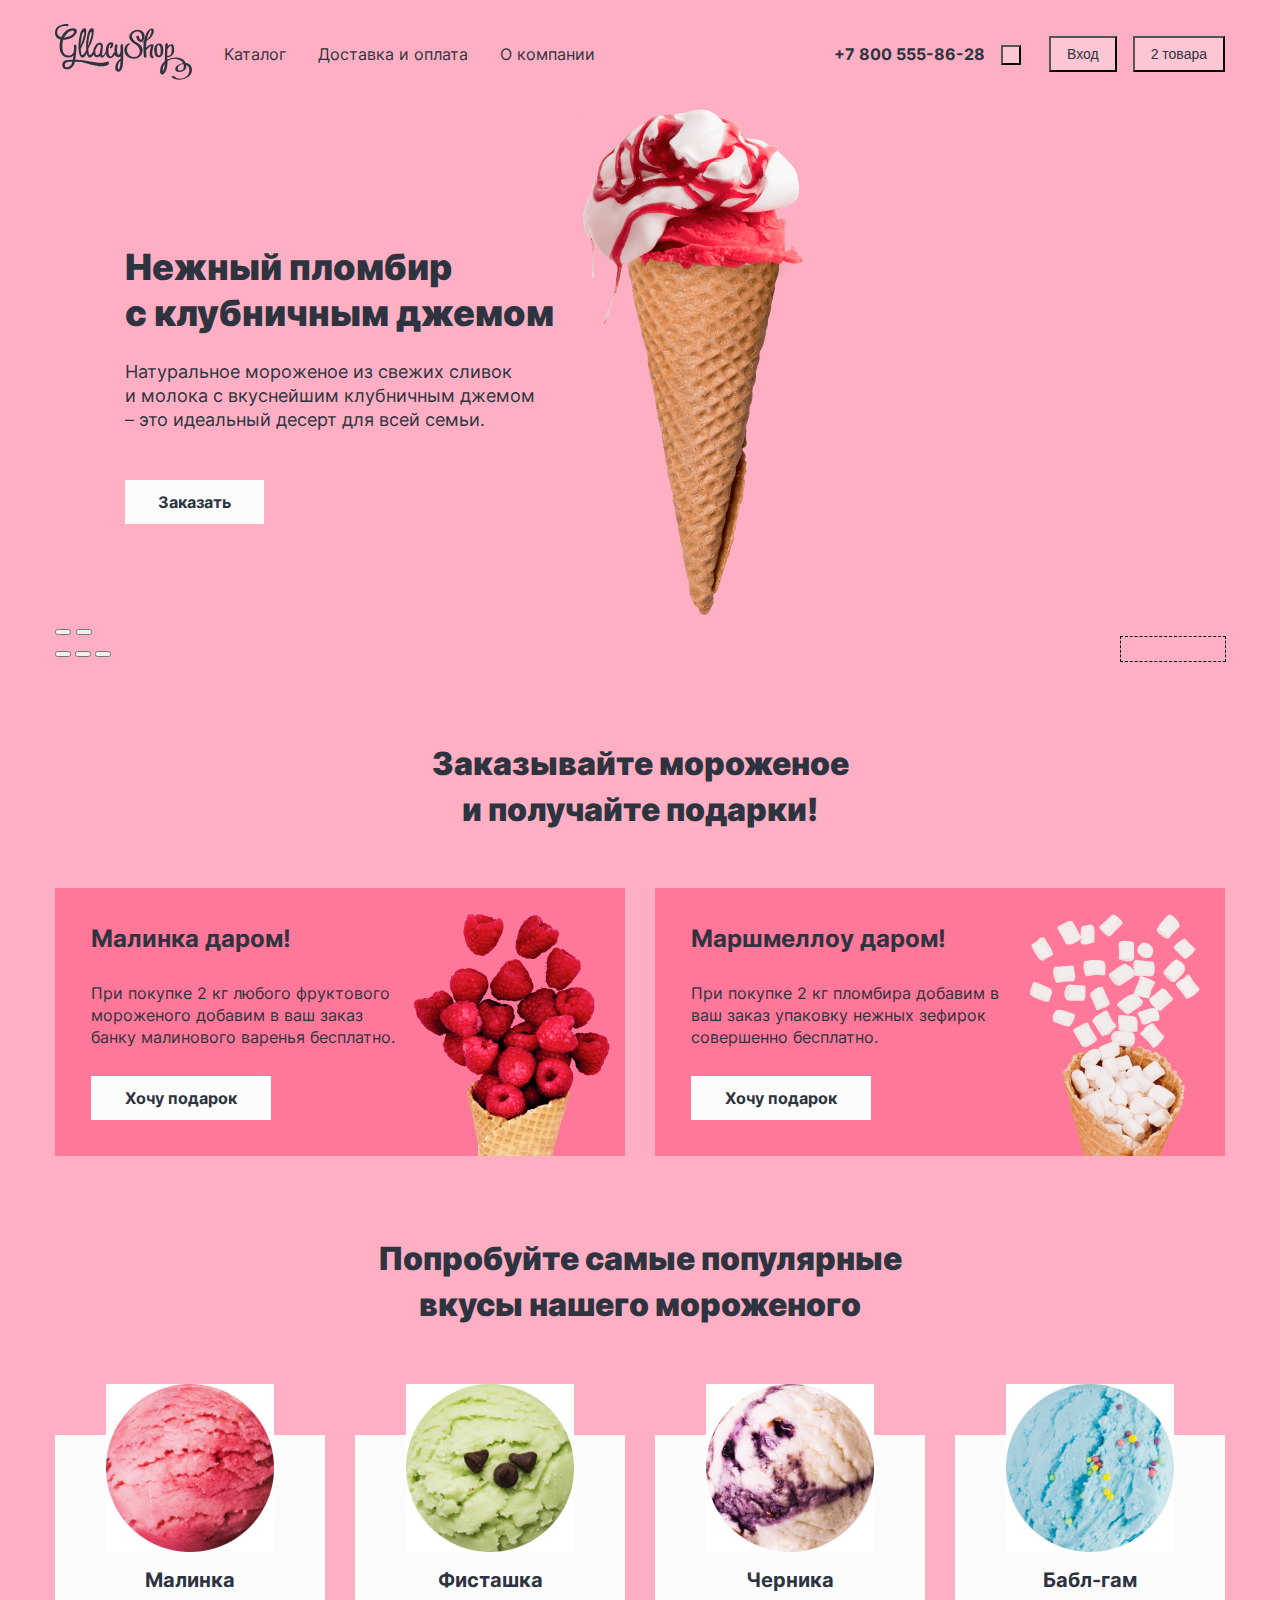
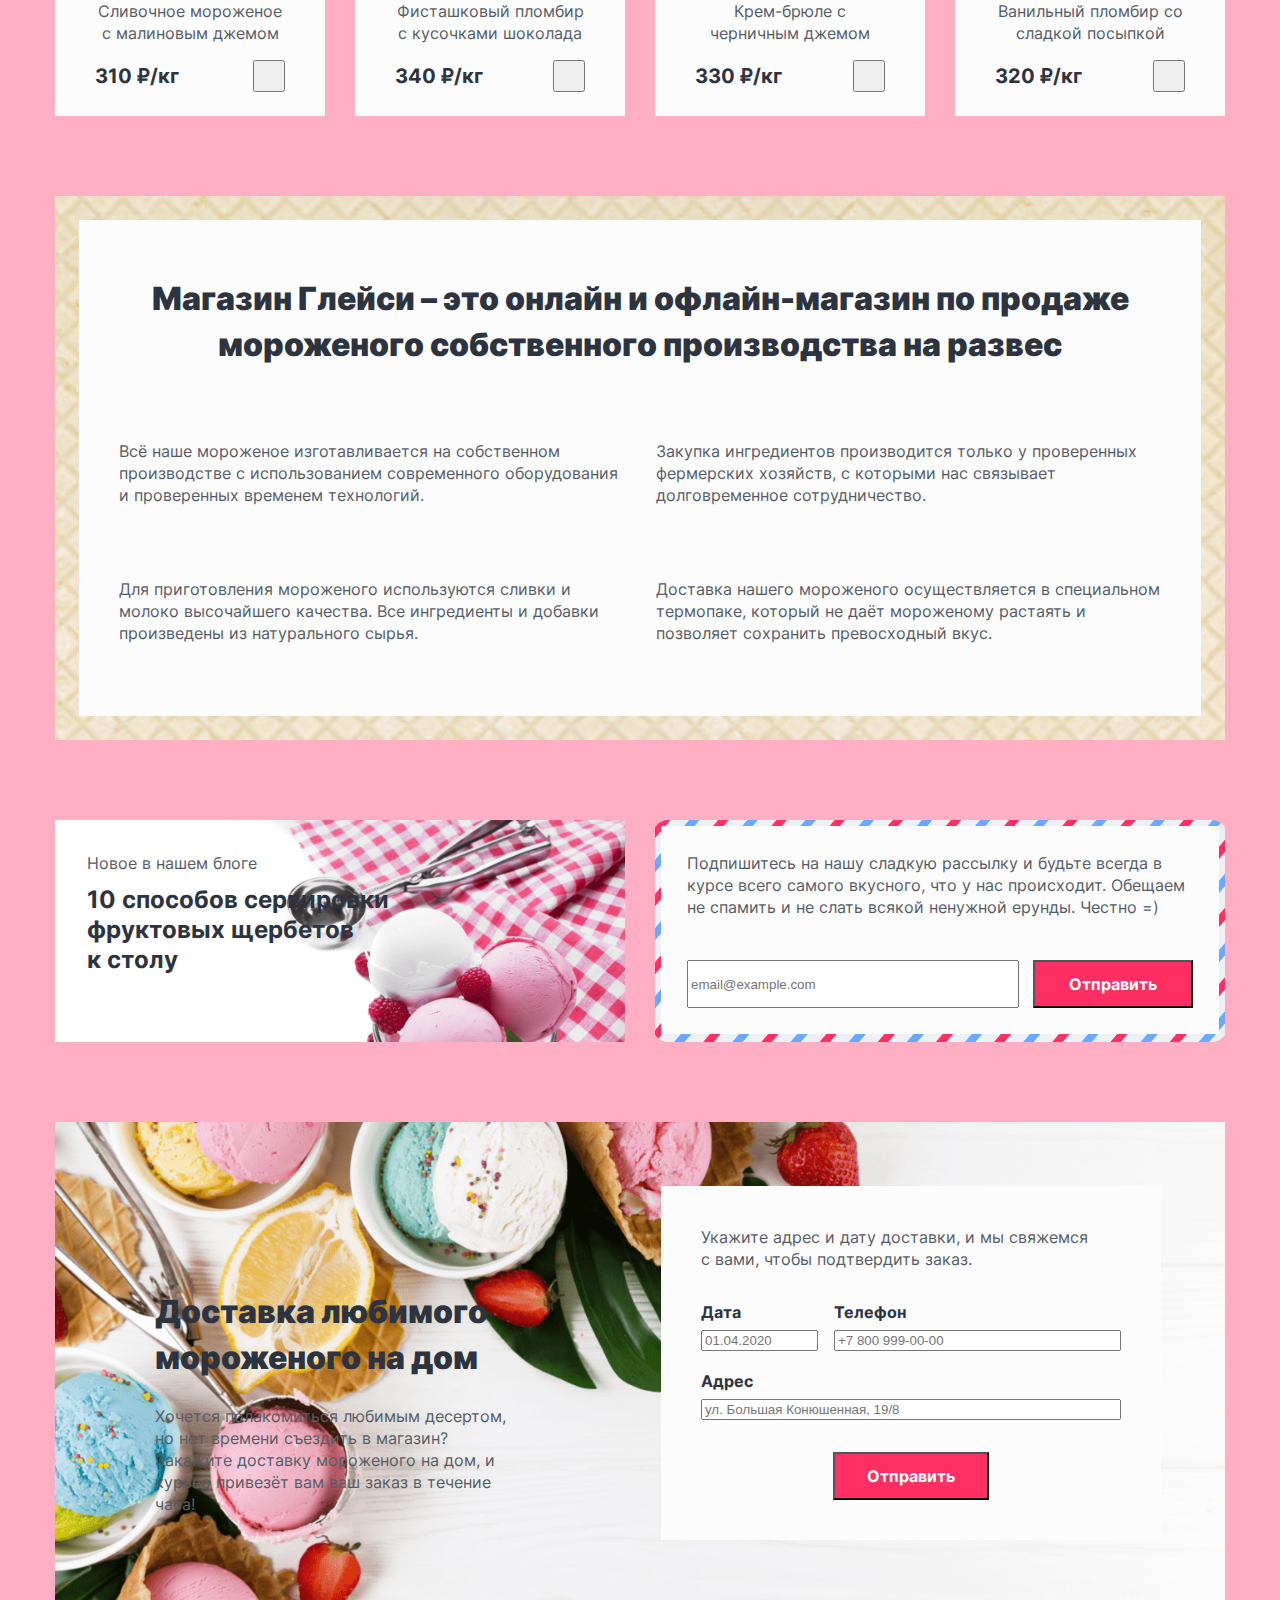
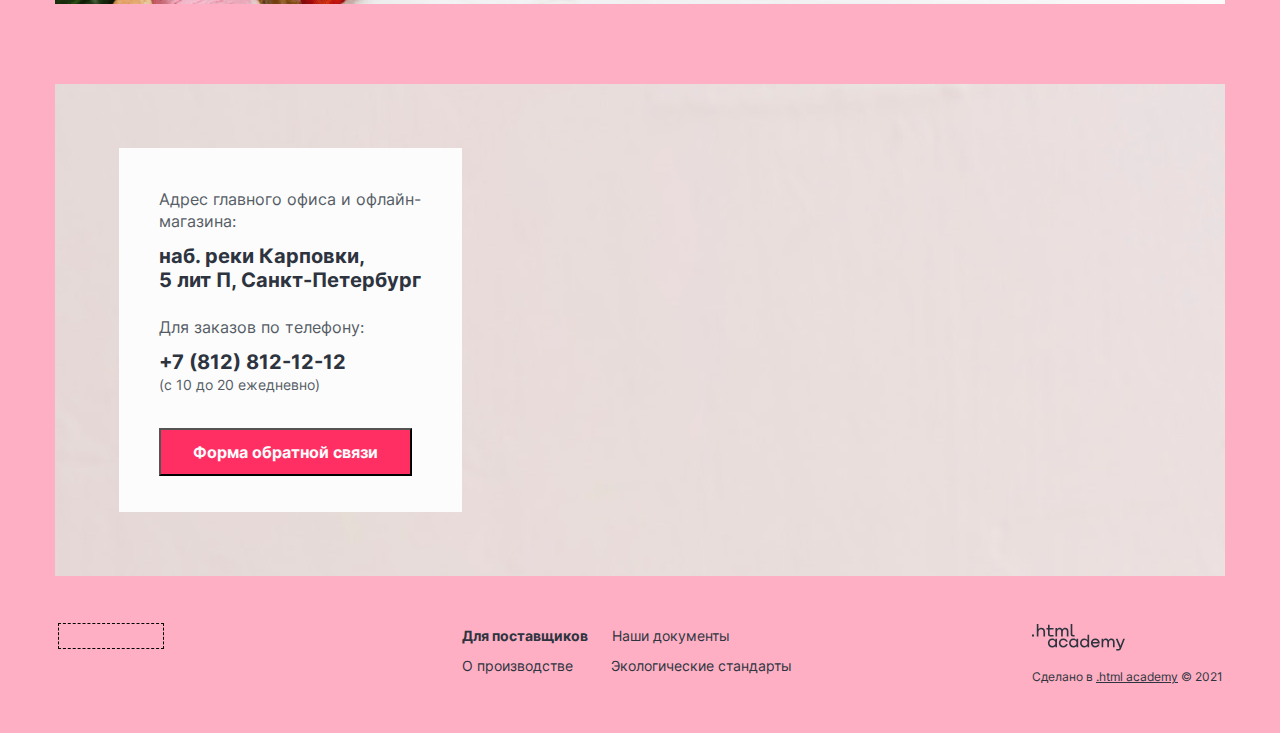
<file: index.html>
<!DOCTYPE html>
<html lang="ru">
  <head>
    <meta charset="utf-8">
    <title>HTML Academy: Глейси</title>
    <link rel="stylesheet" href="styles/styles.css">
  </head>
  <body>
    <header class="main-header">
      <nav class="navigation">
        <ul class="navigation-list">
          <li class="navigation-item">
            <a class="navigation-link" href="index.html">
              <img src="images/gllacy-logo.svg" width="137" height="56" alt="Логотип Глейси">
            </a>
          </li>
          <li class="navigation-item">
            <a class="navigation-link" href="catalog.html">Каталог</a>
          </li>
          <li class="navigation-item">
            <a class="navigation-link" href="#">Доставка и оплата</a>
          </li>
          <li class="navigation-item">
            <a class="navigation-link" href="#">О компании</a>
          </li>
        </ul>
      </nav>
      <div class="user-navigation">
        <ul class="user-navigation-list">
          <li class="user-navigation-item">
            <a class="user-navigation-link" href="tel:78005558628">+7 800 555-86-28</a>
          </li>
          <li class="user-navigation-item">
            <button class="user-navigation-button" type="button">
              <span class="visually-hidden">Поиск</span>
            </button>
          </li>
          <li class="user-navigation-item">
            <button class="user-navigation-button" type="button">
              <span class="user-navigation-text">Вход</span>
            </button>
          </li>
          <li class="user-navigation-item">
            <button class="user-navigation-button" type="button">
              <span class="user-navigation-text">2 товара</span>
            </button>
          </li>
        </ul>
      </div>
    </header>

    <main class="main-container">
      <h1 class="visually-hidden">Магазин мороженого Глейси</h1>
      <section class="slider">
        <h2 class="visually-hidden">Промо мороженого</h2>
        <section class="slider-page">
          <h3 class="visually-hidden">Клубничное мороженое</h3>
          <div class="slider-text">
            <p class="slider-text-heading">Нежный пломбир <br> с клубничным джемом</p>
            <p class="slider-text-description">Натуральное мороженое из свежих сливок <br> и молока с вкуснейшим клубничным джемом <br> – это идеальный десерт для всей семьи.</p>
            <a class="slider-text-link" href="#">Заказать</a>
          </div>
          <img class="slider-image" src="images/slider-ice-cream-1.png" width="306" height="507" alt="Клубничное мороженое в рожке">
        </section>
        <!--
        <section class="slider-page">
          <h3 class="visually-hidden">Банановое мороженое</h3>
          <div class="slider-text">
            <p class="slider-text-heading">Сливочное мороженое со вкусом банана</p>
            <p class="slider-text-description">Сливочное мороженое с ярким банановым вкусом подарит вам свежесть и наслаждение даже в самый жаркий летний день. </p>
            <a class="slider-text-link" href="#">Заказать</a>
          </div>
          <img class="slider-image" src="images/slider-ice-cream-2.png" width="306" height="507" alt="Банановое мороженое в рожке">
        </section>
        <section class="slider-page">
          <h3 class="visually-hidden">Карамельное мороженое</h3>
          <div class="slider-text">
            <p class="slider-text-heading">Карамельный пломбир с маршмеллоу</p>
            <p class="slider-text-description">Необычный сладкий десерт с карамельным топпингом и кусочками зефира завоюет сердца сладкоежек всех возрастов.</p>
            <a class="slider-text-link" href="#">Заказать</a>
          </div>
          <img class="slider-image" src="images/slider-ice-cream-3.png" width="306" height="507" alt="Карамельное мороженое в рожке">
        </section>
        -->
        <div class="slider-arrows-buttons">
          <button type="button">
            <span class="visually-hidden">Предыдущий слайд</span>
          </button>
          <button type="button">
            <span class="visually-hidden">Следующий слайд</span>
          </button>
        </div>
        <div class="slider-pagination-social-wrapper">
          <ol class="slider-pagination">
            <li class="slider-pagination-item">
              <button type="button">
                <span class="visually-hidden">Клубничное мороженое</span>
              </button>
            </li>
            <li class="slider-pagination-item">
              <button type="button">
                <span class="visually-hidden">Банановое мороженое</span>
              </button>
            </li>
            <li class="slider-pagination-item">
              <button type="button">
                <span class="visually-hidden">Карамельное мороженое</span>
              </button>
            </li>
          </ol>
          <section class="social social-slider">
            <h3 class="visually-hidden">Социальные сети</h3>
            <ul class="social-list">
              <li class="social-item">
                <a class="social-link" href="https://t.me/htmlacademy">
                  <span class="visually-hidden">Телеграм</span>
                </a>
              </li>
              <li class="social-item">
                <a class="social-link" href="https://vk.com/htmlacademy">
                  <span class="visually-hidden">Вконтакте</span>
                </a>
              </li>
              <li class="social-item">
                <a class="social-link" href="https://www.youtube.com/user/htmlacademyru">
                  <span class="visually-hidden">Ютуб</span>
                </a>
              </li>
            </ul>
          </section>
        </div>
      </section>
      <section class="promo-presents">
        <h2 class="visually-hidden">Промо подарков к мороженому</h2>
        <p class="promo-presents-heading">Заказывайте мороженое<br> и получайте подарки!</p>
        <div class="presents-promo-wrapper">
          <article class="present-item">
            <div class="present-item-wrapper">
              <h3 class="visually-hidden">Подарок малинка</h3>
              <p class="promo-item-heading">Малинка даром!</p>
              <p class="promo-item-description">При покупке 2 кг любого фруктового мороженого добавим в ваш заказ банку малинового варенья бесплатно.</p>
              <a class="present-item-link" href="#">Хочу подарок</a>
            </div>
            <img class="promo-present-image" src="images/promo-present-raspberry.png" width="219" height="268" alt="Много малины в рожке">
          </article>
          <article class="present-item">
            <div class="present-item-wrapper">
              <h3 class="visually-hidden">Подарок маршмеллоу</h3>
              <p class="promo-item-heading">Маршмеллоу даром!</p>
              <p class="promo-item-description">При покупке 2 кг пломбира добавим в ваш заказ упаковку нежных зефирок совершенно бесплатно.</p>
              <a class="present-item-link" href="#">Хочу подарок</a>
            </div>
            <img class="promo-present-image" src="images/promo-present-marshmellow.png" width="219" height="268" alt="Много маршмеллоу в рожке">
          </article>
        </div>
      </section>
      <section class="promo-popular">
        <h2 class="visually-hidden">Популярные вкусы</h2>
        <p class="promo-popular-heading">Попробуйте самые популярные<br> вкусы нашего мороженого</p>
        <ul class="product-list">
          <li class="product-item product-item-index-page">
            <article class="product">
              <img class="product-image" src="images/ice-cream-raspberry.jpg" width="168" height="168" alt="Малиновое мороженое">
                <div class="product-text-wrapper">
                <h3 class="product-name">Малинка</h3>
                <p class="product-description">Сливочное мороженое с малиновым джемом</p>
                <div class="product-price-button-wrapper">
                  <span class="product-price"> 310 &#8381;/кг</span>
                  <button class="product-button" type="button">
                    <span class="visually-hidden">Добавить в корзину</span>
                  </button>
                </div>
              </div>
            </article>
          </li>
          <li class="product-item product-item-index-page">
            <article class="product">
              <img class="product-image" src="images/ice-cream-pistachio.jpg" width="168" height="168" alt="Фисташковое мороженое с кусочками шоколада">
              <div class="product-text-wrapper">
                <h3 class="product-name">Фисташка</h3>
                <p class="product-description">Фисташковый пломбир с кусочками шоколада</p>
                <div class="product-price-button-wrapper">
                  <span class="product-price">340 &#8381;/кг</span>
                  <button class="product-button" type="button">
                    <span class="visually-hidden">Добавить в корзину</span>
                  </button>
                </div>
              </div>
            </article>
          </li>
          <li class="product-item product-item-index-page">
            <article class="product">
              <img class="product-image" src="images/ice-cream-blueberry.jpg" width="168" height="168" alt="Крем-брюле с черничным джемом">
              <div class="product-text-wrapper">
                <h3 class="product-name">Черника</h3>
                <p class="product-description">Крем-брюле с черничным джемом</p>
                <div class="product-price-button-wrapper">
                  <span class="product-price">330 &#8381;/кг</span>
                  <button class="product-button" type="button">
                    <span class="visually-hidden">Добавить в корзину</span>
                  </button>
                </div>
              </div>
            </article>
          </li>
          <li class="product-item product-item-index-page">
            <article class="product">
              <img class="product-image" src="images/ice-cream-bubble-gum.jpg" width="168" height="168" alt="Пломбир голубого цвета с цветной посыпкой">
              <div class="product-text-wrapper">
                <h3 class="product-name">Бабл-гам</h3>
                <p class="product-description">Ванильный пломбир со сладкой посыпкой</p>
                <div class="product-price-button-wrapper">
                  <span class="product-price"> 320 &#8381;/кг</span>
                  <button class="product-button" type="button">
                    <span class="visually-hidden">Добавить в корзину</span>
                  </button>
                </div>
              </div>
            </article>
          </li>
        </ul>
      </section>
      <div class="advantages-wrapper">
        <div class="advantages-waffle-wrapper">
          <section class="advantages">
            <h2 class="visually-hidden">Преимущества магазина Глейси</h2>
            <p class="advantages-heading">Магазин Глейси – это онлайн и офлайн-магазин по продаже мороженого собственного производства на развес</p>
            <ul class="advantages-list">
              <li class="advantages-item">
                <p сlass="advantages-description">Всё наше мороженое изготавливается на собственном производстве
                  с использованием современного оборудования и проверенных временем технологий.</p>
              </li>
              <li class="advantages-item">
                <p сlass="advantages-description">Закупка ингредиентов производится только у проверенных фермерских хозяйств, с которыми
                  нас связывает долговременное сотрудничество.</p>
              </li>
              <li class="advantages-item">
                <p сlass="advantages-description">Для приготовления мороженого используются сливки и молоко высочайшего качества. Все ингредиенты
                  и добавки произведены из натурального сырья.</p>
              </li>
              <li class="advantages-item">
                <p сlass="advantages-description">Доставка нашего мороженого осуществляется в специальном термопаке, который не даёт мороженому растаять и позволяет
                  сохранить превосходный вкус.</p>
              </li>
            </ul>
          </section>
        </div>
      </div>
      <div class="new-post-subscribe-wrapper">
        <article class="new-post">
          <h2 class="visually-hidden">Новый пост в блоге</h2>
          <p class="new-post-text">Новое в нашем блоге</p>
          <a class="new-post-link" href="#">10 способов сервировки <br> фруктовых щербетов <br> к столу</a>
        </article>
        <div class="subscribe-wrapper">
          <section class="subscribe">
            <h2 class="visually-hidden">Подписка</h2>
            <p class="subscribe-text">Подпишитесь на нашу сладкую рассылку и будьте всегда в курсе всего самого вкусного, что у нас происходит.
              Обещаем не спамить и не слать всякой ненужной ерунды. Честно =)</p>
            <form class="subscribe-form" action="https://echo.htmlacademy.ru/" method="post">
              <input class="subscribe-email-field" type="email" id="email-field" name="email" placeholder="email@example.com">
              <button class="subscribe-button" type="submit">Отправить</button>
            </form>
          </section>
        </div>
      </div>
      <section class="delivery">
        <div class="delivery-wrapper">
          <h2 class="visually-hidden">Доставка</h2>
          <div class="delivery-promo">
            <p class="delivery-heading">Доставка любимого мороженого на дом</p>
            <p class="delivery-description">Хочется полакомиться любимым десертом, <br> но нет времени съездить в магазин?
              Закажите доставку мороженого на дом, и курьер привезёт вам ваш заказ в течение часа!</p>
          </div>
          <div class="delivery-order">
            <p class="delivery-order-text">Укажите адрес и дату доставки, и мы свяжемся <br> с вами, чтобы подтвердить заказ.</p>
            <form class="delivery-form" action="https://echo.htmlacademy.ru/" method="post">
              <p class="delivery-form-date">
                <label class="delivery-form-date-text" for="date">Дата</label>
                <input type="text" name="delivery-date" id="date" placeholder="01.04.2020" required>
              </p>
              <p class="delivery-form-telephone">
                <label class="delivery-form-telephone-text" for="telephone">Телефон</label>
                <input type="tel" name="delivery-telephone" id="telephone" placeholder="+7 800 999-00-00" required>
              </p>
              <p class="delivery-form-address">
                <label class="delivery-form-address-text" for="address">Адрес</label>
                <input type="text" name="address" id="address" placeholder="ул. Большая Конюшенная, 19/8" required>
              </p>
              <button class="delivery-button" type="submit">Отправить</button>
            </form>
          </div>
        </div>
      </section>
      <section class="info">
        <div class="info-wrapper">
          <div class="info-about-shop-wrapper">
            <h2 class="visually-hidden">Информация о магазине</h2>
            <p class="info-adress-text">Адрес главного офиса и офлайн-магазина:</p>
            <p class="info-address">наб. реки Карповки, <br> 5 лит П, Санкт-Петербург</p>
            <p class="info-telephone-text">Для заказов по телефону:</p>
            <a class="info-telephone" href="tel:+78128121212">+7 (812) 812-12-12</a>
            <p class="info-working-hours">(с 10 до 20 ежедневно)</p>
            <button class="info-button" type="button">Форма обратной связи</button>
          </div>
        </div>
      </section>
    </main>

    <footer class="main-footer">
      <section class="social social-footer">
        <h3 class="visually-hidden">Социальные сети</h3>
        <ul class="social-list">
          <li class="social-item">
            <a class="social-link" href="https://t.me/htmlacademy">
              <span class="visually-hidden">Телеграм</span>
            </a>
          </li>
          <li class="social-item">
            <a class="social-link" href="https://vk.com/htmlacademy">
              <span class="visually-hidden">Вконтакте</span>
            </a>
          </li>
          <li class="social-item">
            <a class="social-link" href="https://www.youtube.com/user/htmlacademyru">
              <span class="visually-hidden">Ютуб</span>
            </a>
          </li>
        </ul>
      </section>
      <div class="documents">
        <ul class="documents-list">
          <li class="documents-item with-heart">
            <a class="documents-link" href="#">Для поставщиков</a>
          </li>
          <li class="documents-item">
            <a class="documents-link" href="#">Наши документы</a>
          </li>
          <li class="documents-item">
            <a class="documents-link" href="#">О производстве</a>
          </li>
          <li class="documents-item">
            <a class="documents-link" href="#">Экологические стандарты</a>
          </li>
        </ul>
      </div>
      <div class="made-by">
        <a class="made-by-link" href="https://htmlacademy.ru/">
          <img src="images/logo-htmlacademy.svg" width="93" height="27" alt="Логотип HTMLAcademy">
        </a>
        <span>Сделано в</span>
        <a class="made-by-text-link" href="https://htmlacademy.ru/">.html academy</a>
        <span>&copy; 2021</span>
      </div>
    </footer>
  </body>
</html>
</file>
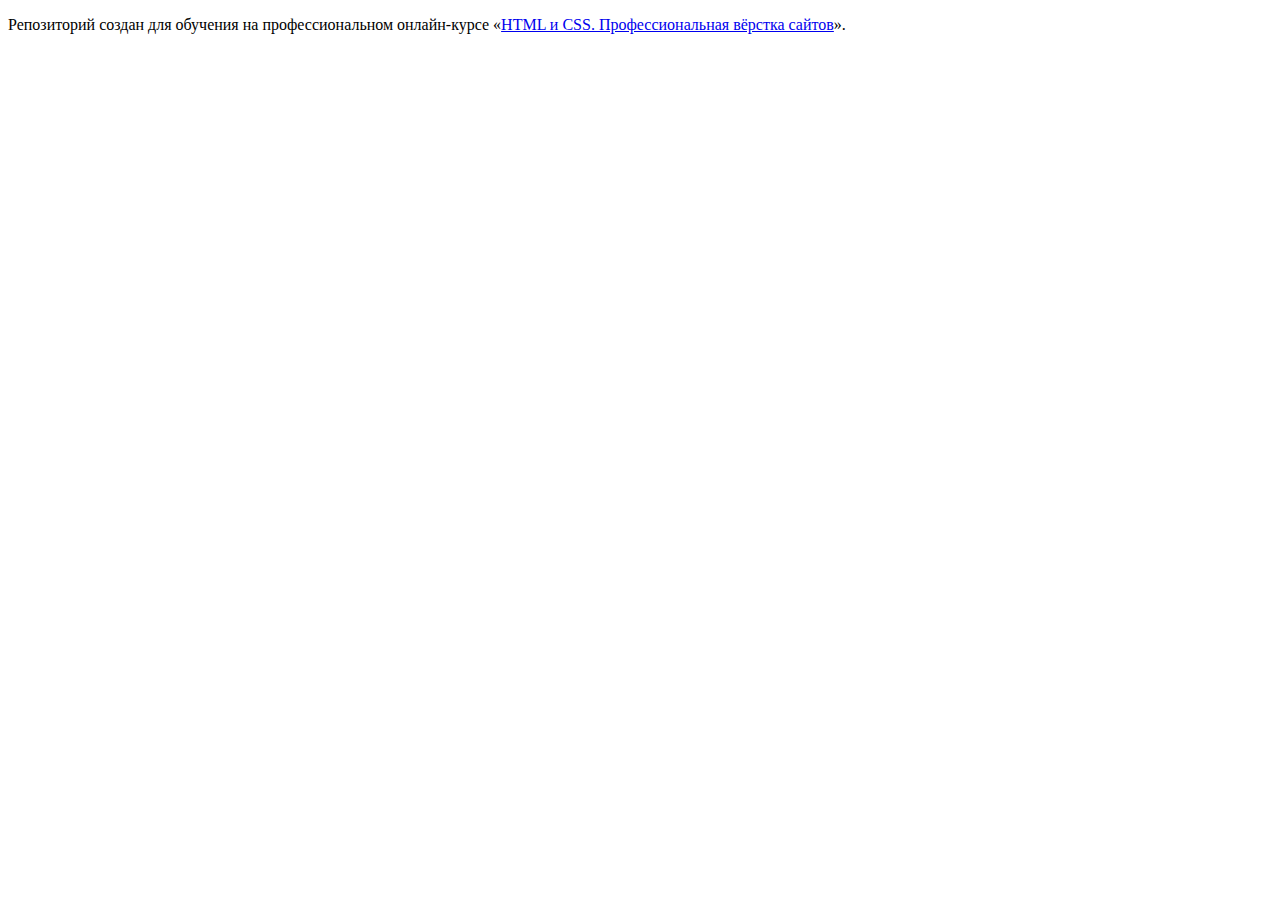
<file: 1/index.html>
<!DOCTYPE html>
<html lang="ru">
  <head>
    <meta charset="utf-8">
    <title>HTML Academy: Глейси</title>
    <base href="https://htmlacademy-htmlcss.github.io/315091-gllacy-34/1/">
</head>
  <body>

    <p>Репозиторий создан для обучения на профессиональном онлайн‑курсе «<a href="https://htmlacademy.ru/intensive/htmlcss">HTML и CSS. Профессиональная вёрстка сайтов</a>».</p>

  </body>
</html>
</file>
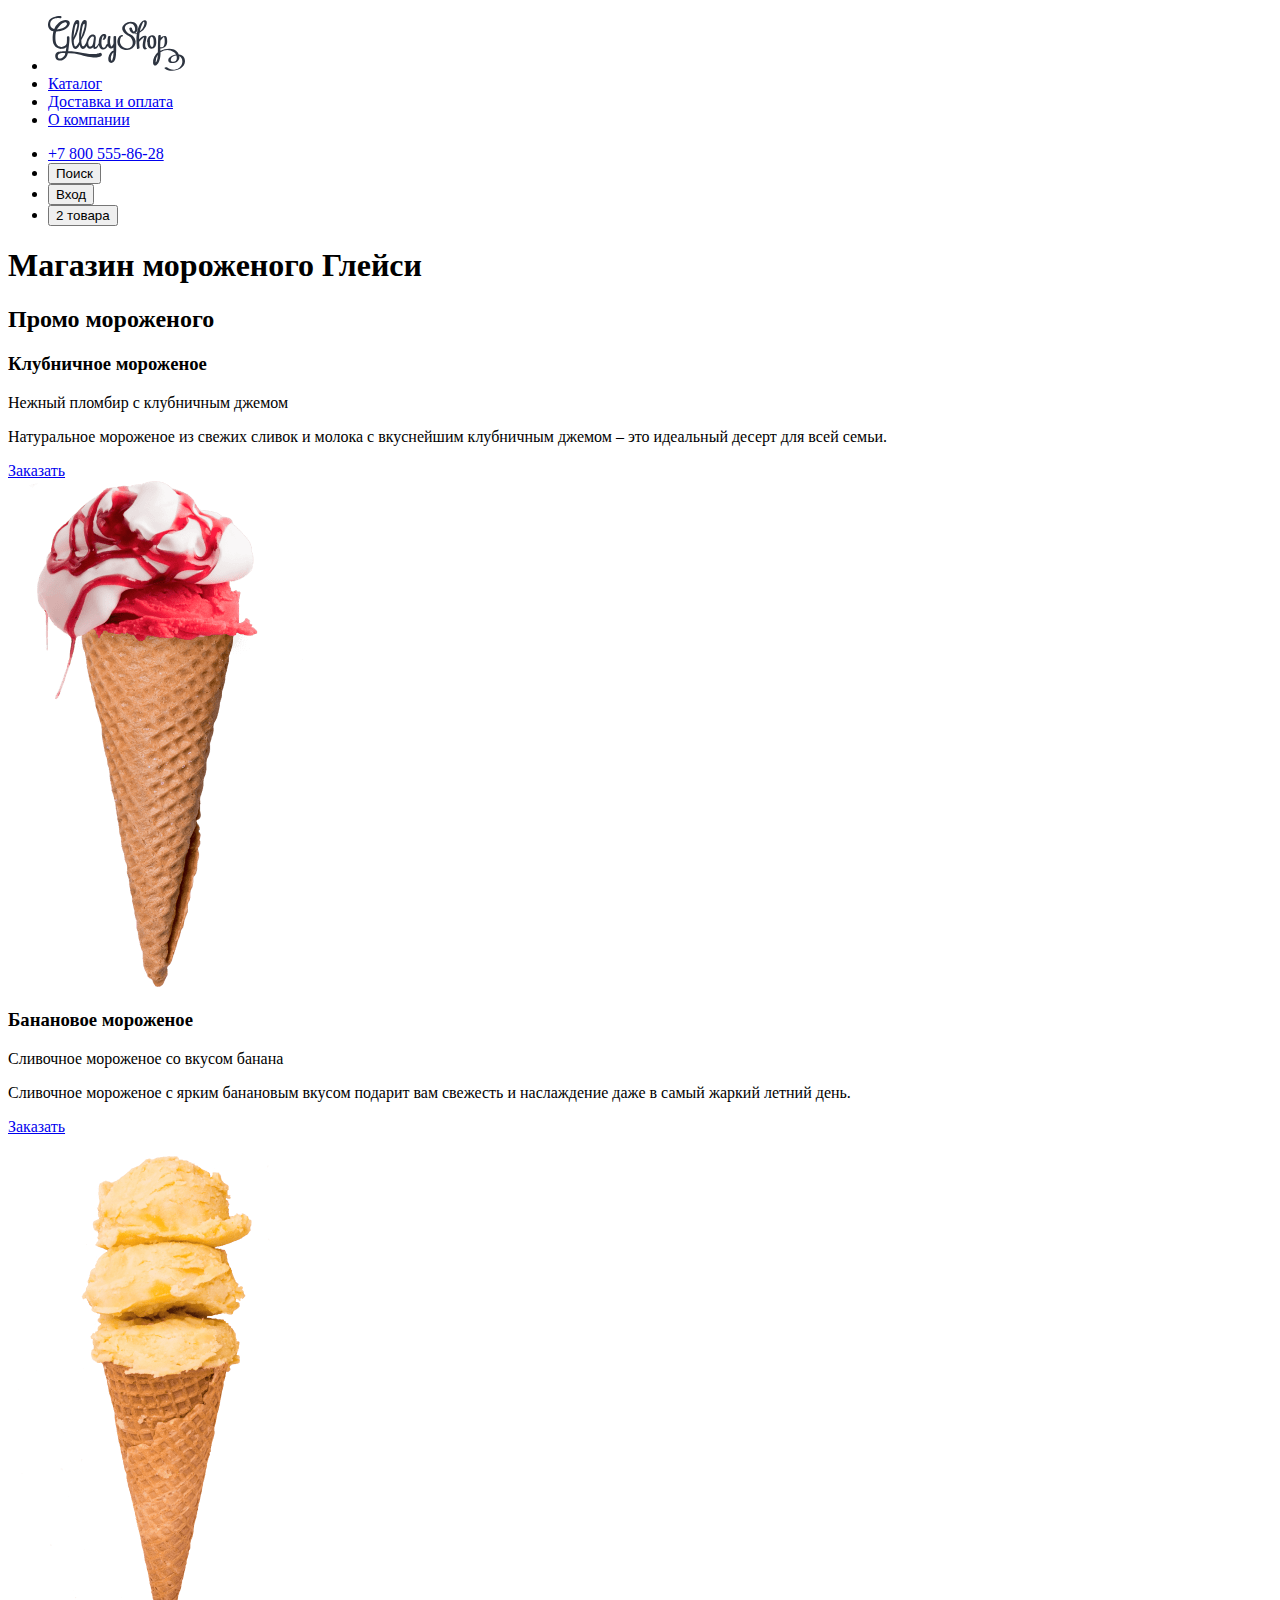
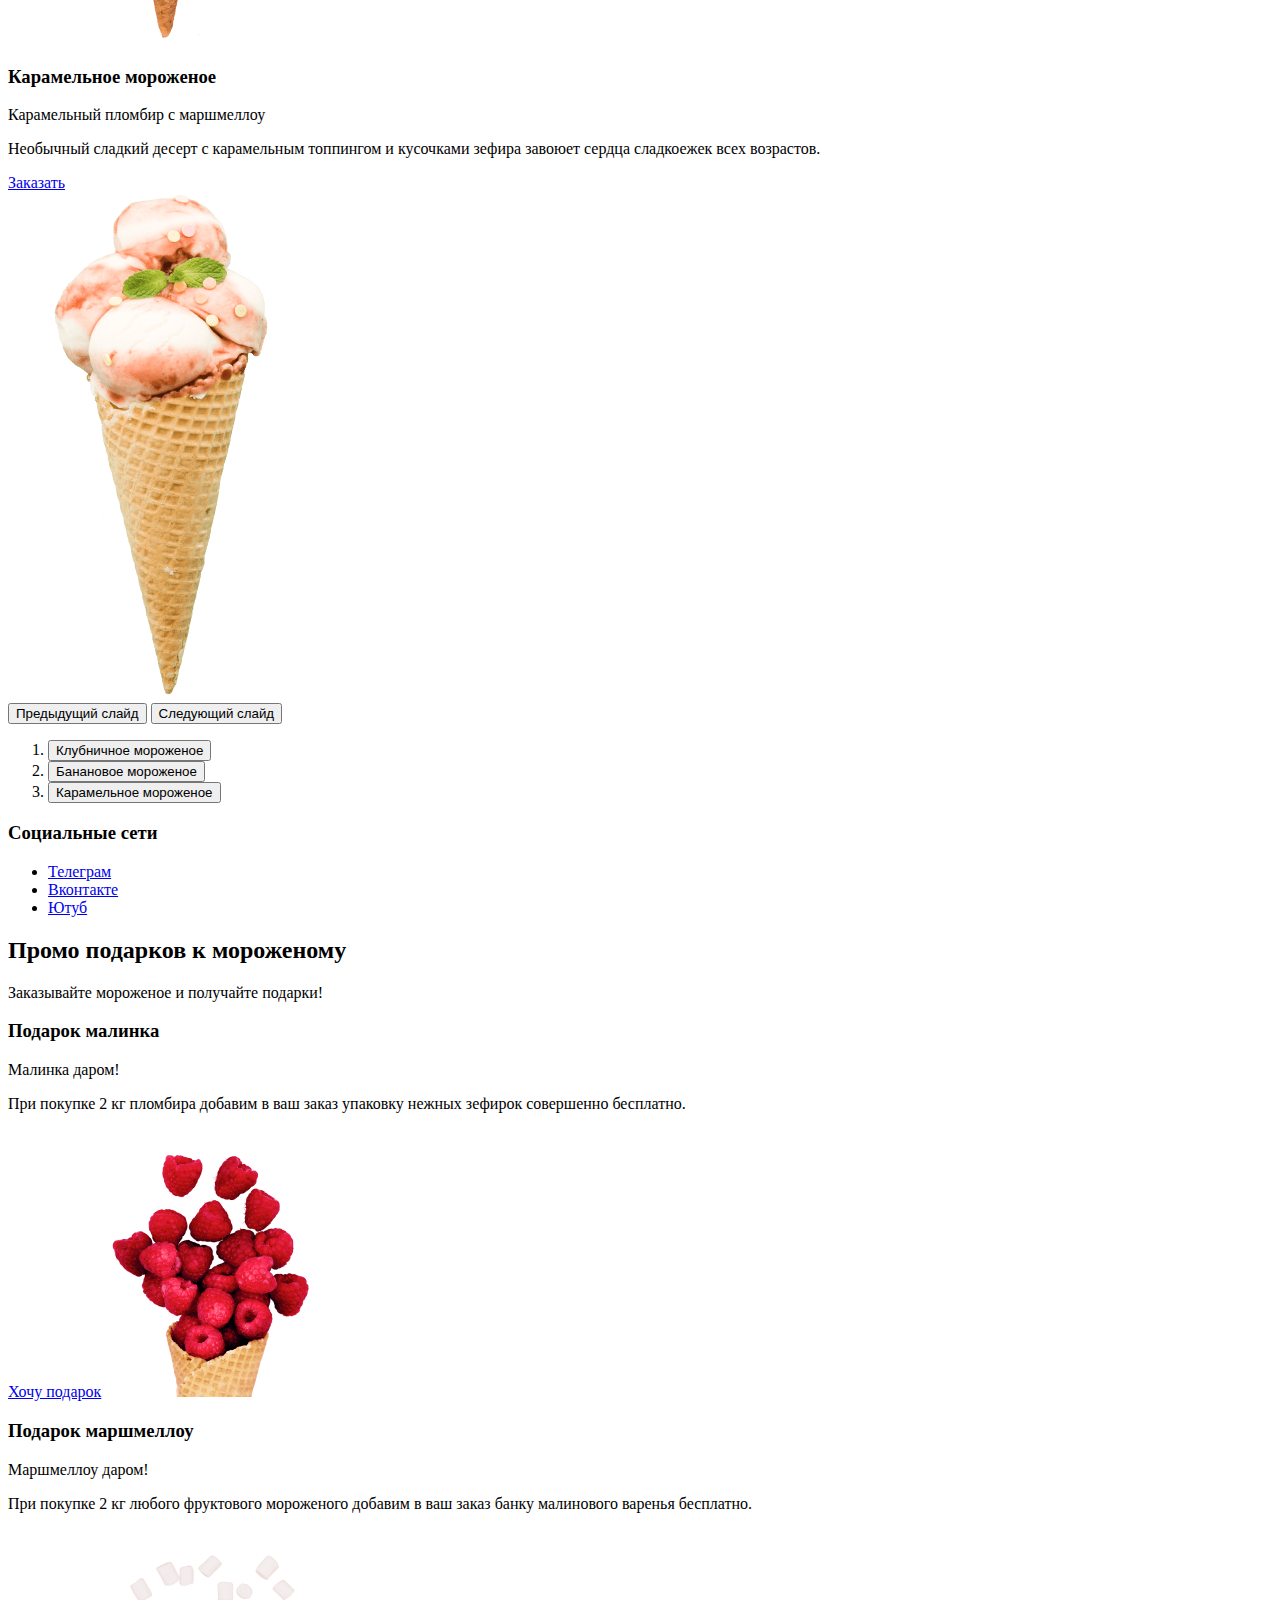
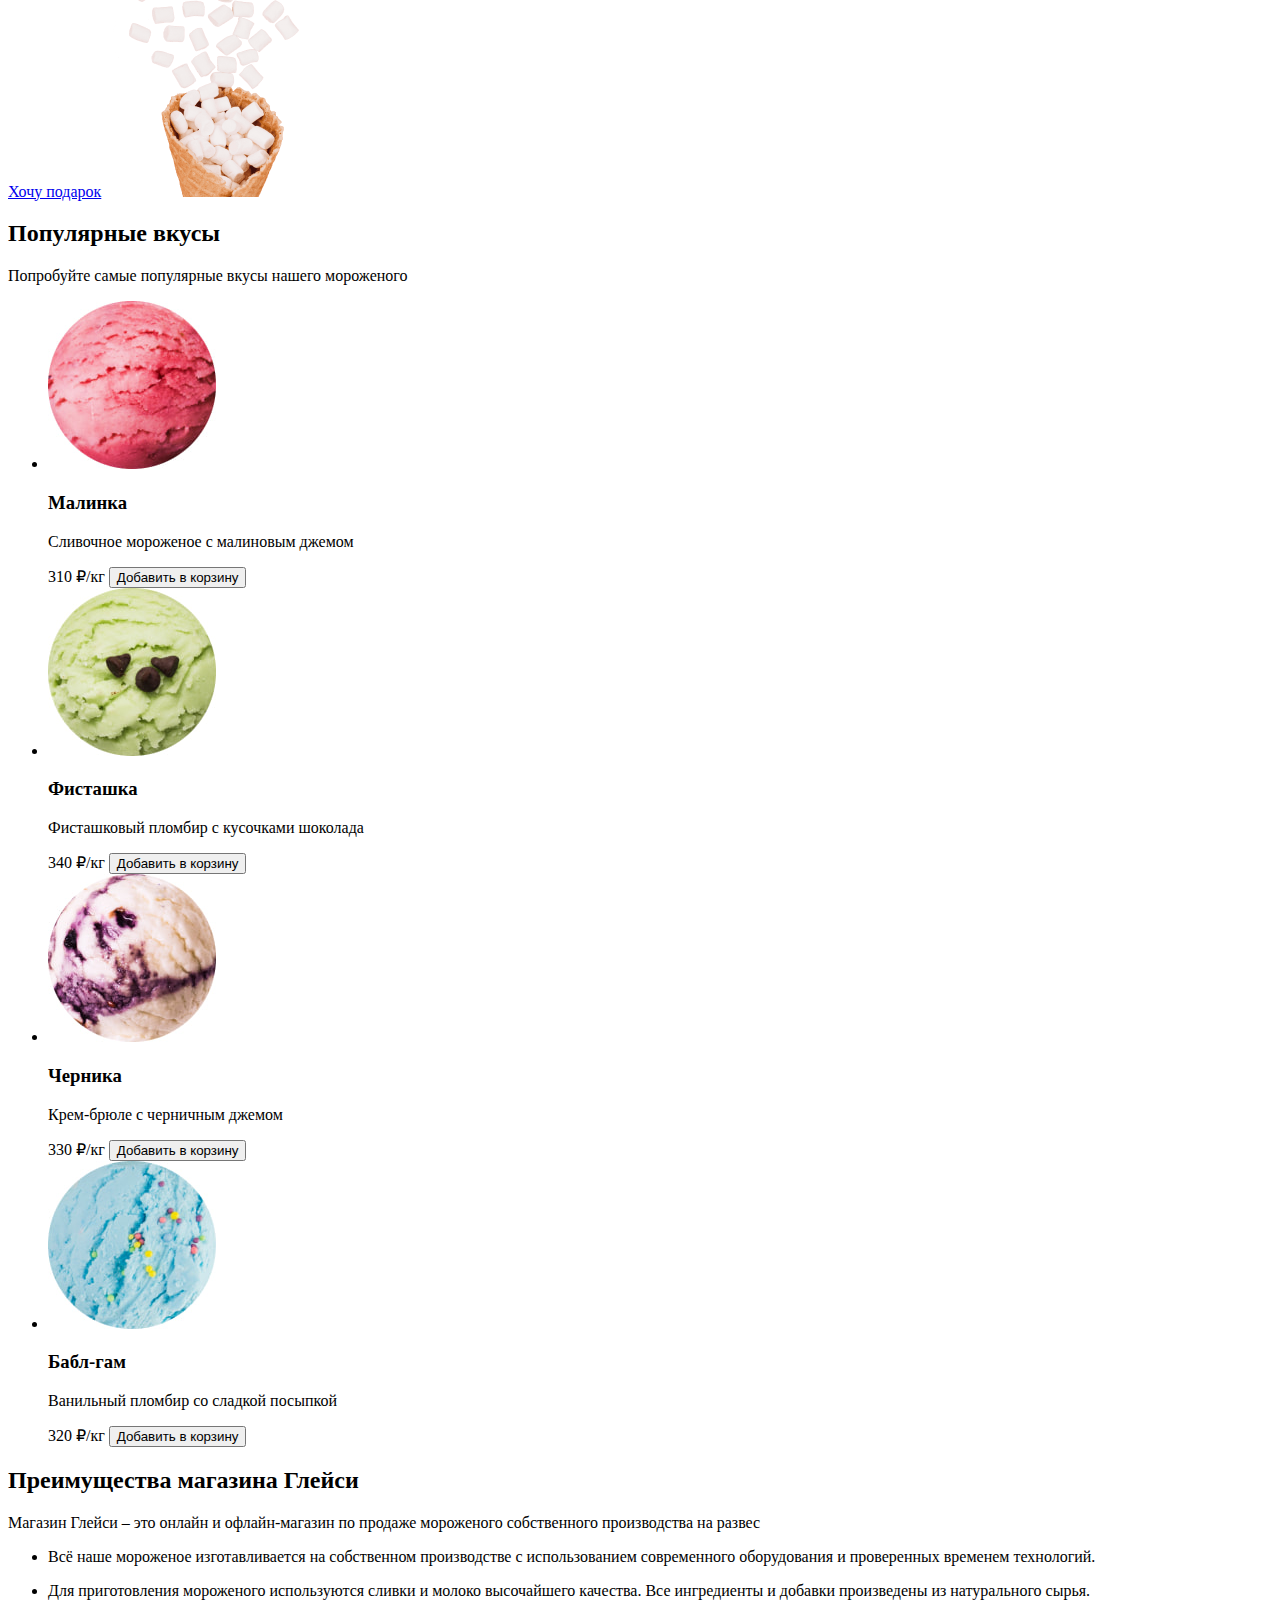
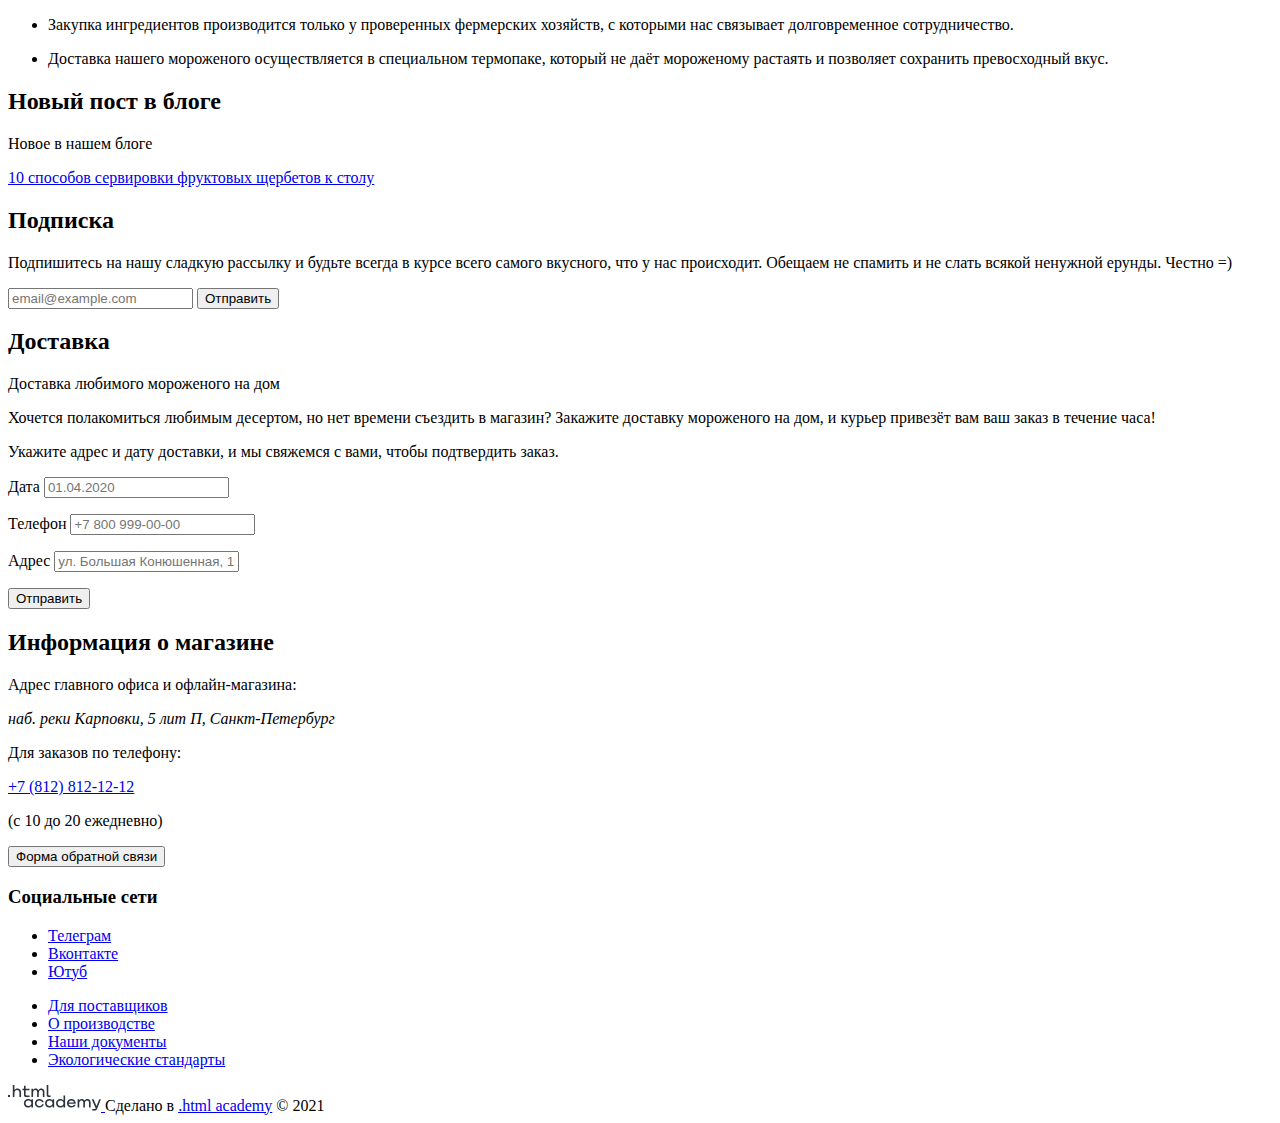
<file: 3/index.html>
<!DOCTYPE html>
<html lang="ru">
  <head>
    <meta charset="utf-8">
    <title>HTML Academy: Глейси</title>
    <base href="https://htmlacademy-htmlcss.github.io/315091-gllacy-34/3/">
</head>
  <body>
    <header class="main-header">
      <nav class="navigation">
        <ul class="navigation-list">
          <li class="navigation-item">
            <a class="navigation-link" href="index.html">
              <img src="images/gllacy_logo.svg" width="137" height="55,72" alt="Логотип Глейси">
            </a>
          </li>
          <li class="navigation-item">
            <a class="navigation-link" href="catalog.html">Каталог</a>
          </li>
          <li class="navigation-item">
            <a class="navigation-link" href="#">Доставка и оплата</a>
          </li>
          <li class="navigation-item">
            <a class="navigation-link" href="#">О компании</a>
          </li>
        </ul>
      </nav>
      <div class="user-navigation">
        <ul class="user-navigation-list">
          <li class="user-navigation-item">
            <a class="user-navigation-link" href="tel:78005558628">+7 800 555-86-28</a>
          </li>
          <li class="user-navigation-item">
            <button type="button">
              <span class="visually-hidden">Поиск</span>
            </button>
          </li>
          <li class="user-navigation-item">
            <button type="button">
              <span class="visually-hidden">Вход</span>
            </button>
          </li>
          <li class="user-navigation-item">
            <button type="button">
              <span class="visually-hidden">2 товара</span>
            </button>
          </li>
        </ul>
      </div>
    </header>

    <main>
      <h1 class="visually-hidden">Магазин мороженого Глейси</h1>
      <section class="slider">
        <h2 class="visually-hidden">Промо мороженого</h2>
        <section class="slider-page">
          <h3 class="visually-hidden">Клубничное мороженое</h3>
          <div class="slider-text">
            <p>Нежный пломбир с клубничным джемом</p>
            <p>Натуральное мороженое из свежих сливок и молока с вкуснейшим клубничным джемом – это идеальный десерт для всей семьи.</p>
            <a href="#">Заказать</a>
          </div>
          <img src="images/slider-ice-cream-1.png" width="306" height="507" alt="Клубничное мороженое в рожке">
        </section>
        <section class="slider-page">
          <h3 class="visually-hidden">Банановое мороженое</h3>
          <div class="slider-text">
            <p>Сливочное мороженое со вкусом банана</p>
            <p>Сливочное мороженое с ярким банановым вкусом подарит вам свежесть и наслаждение даже в самый жаркий летний день. </p>
            <a href="#">Заказать</a>
          </div>
          <img src="images/slider-ice-cream-2.png" width="306" height="507" alt="Банановое мороженое в рожке">
        </section>
        <section class="slider-page">
          <h3 class="visually-hidden">Карамельное мороженое</h3>
          <div class="slider-text">
            <p>Карамельный пломбир с маршмеллоу</p>
            <p>Необычный сладкий десерт с карамельным топпингом и кусочками зефира завоюет сердца сладкоежек всех возрастов.</p>
            <a href="#">Заказать</a>
          </div>
          <img src="images/slider-ice-cream-3.png" width="306" height="507" alt="Карамельное мороженое в рожке">
        </section>
        <div class="slider-arrows-buttons">
          <button type="button">
            <span class="visually-hidden">Предыдущий слайд</span>
          </button>
          <button type="button">
            <span class="visually-hidden">Следующий слайд</span>
          </button>
        </div>
        <ol class="slider-pagination">
          <li class="slider-pagination-item">
            <button type="button">
              <span class="visually-hidden">Клубничное мороженое</span>
            </button>
          </li>
          <li class="slider-pagination-item">
            <button type="button">
              <span class="visually-hidden">Банановое мороженое</span>
            </button>
          </li>
          <li class="slider-pagination-item">
            <button type="button">
              <span class="visually-hidden">Карамельное мороженое</span>
            </button>
          </li>
        </ol>
        <section class="social">
          <h3 class="visually-hidden">Социальные сети</h3>
          <ul class="social-list">
            <li class="social-item">
              <a class="social-link" href="https://t.me/htmlacademy">
                <span class="visually-hidden">Телеграм</span>
              </a>
            </li>
            <li class="social-item">
              <a class="social-link" href="https://vk.com/htmlacademy">
                <span class="visually-hidden">Вконтакте</span>
              </a>
            </li>
            <li class="social-item">
              <a class="social-link" href="https://www.youtube.com/user/htmlacademyru">
                <span class="visually-hidden">Ютуб</span>
              </a>
            </li>
          </ul>
        </section>
      </section>
      <section class="promo-presents">
        <h2 class="visually-hidden">Промо подарков к мороженому</h2>
        <p>Заказывайте мороженое и получайте подарки!</p>
        <article class="present-item">
          <h3 class="visually-hidden">Подарок малинка</h3>
          <p>Малинка даром!</p>
          <p>При покупке 2 кг пломбира добавим в ваш заказ упаковку нежных зефирок совершенно бесплатно.</p>
          <a href="#">Хочу подарок</a>
          <img src="images/promo-present-raspberry.png" width="219" height="268" alt="Много малины в рожке">
        </article>
        <article class="present-item">
          <h3 class="visually-hidden">Подарок маршмеллоу</h3>
          <p>Маршмеллоу даром!</p>
          <p>При покупке 2 кг любого фруктового мороженого добавим в ваш заказ банку малинового варенья бесплатно.</p>
          <a href="#">Хочу подарок</a>
          <img src="images/promo-present-marshmellow.png" width="219" height="268" alt="Много маршмеллоу в рожке">
        </article>
      </section>
      <section class="promo-popular">
        <h2 class="visually-hidden">Популярные вкусы</h2>
        <p>Попробуйте самые популярные вкусы нашего мороженого</p>
        <ul class="product-list">
          <li class="product-item">
            <article class="product">
              <img src="images/ice-cream-raspberry.jpg" width="168" height="168" alt="Малиновое мороженое">
              <h3 class="visually-hidden">Малинка</h3>
              <p>Сливочное мороженое с малиновым джемом</p>
              <span> 310 &#8381;/кг</span>
              <button type="button">
                <span class="visually-hidden">Добавить в корзину</span>
              </button>
            </article>
          </li>
          <li class="product-item">
            <article class="product">
              <img src="images/ice-cream-pistachio.jpg" width="168" height="168" alt="Фисташковое мороженое с кусочками шоколада">
              <h3 class="visually-hidden">Фисташка</h3>
              <p>Фисташковый пломбир с кусочками шоколада</p>
              <span>340 &#8381;/кг</span>
              <button type="button">
                <span class="visually-hidden">Добавить в корзину</span>
              </button>
            </article>
          </li>
          <li class="product-item">
            <article class="product">
              <img src="images/ice-cream-blueberry.jpg" width="168" height="168" alt="Крем-брюле с черничным джемом">
              <h3 class="visually-hidden">Черника</h3>
              <p>Крем-брюле с черничным джемом</p>
              <span> 330 &#8381;/кг</span>
              <button type="button">
                <span class="visually-hidden">Добавить в корзину</span>
              </button>
            </article>
          </li>
          <li class="product-item">
            <article class="product">
              <img src="images/ice-cream-bubble-gum.jpg" width="168" height="168" alt="Пломбир голубого цвета с цветной посыпкой">
              <h3 class="visually-hidden">Бабл-гам</h3>
              <p>Ванильный пломбир со сладкой посыпкой</p>
              <span> 320 &#8381;/кг</span>
              <button type="button">
                <span class="visually-hidden">Добавить в корзину</span>
              </button>
            </article>
          </li>
        </ul>
      </section>
      <section class="advantages">
        <h2 class="visually-hidden">Преимущества магазина Глейси</h2>
        <p>Магазин Глейси – это онлайн и офлайн-магазин по продаже мороженого собственного производства на развес</p>
        <ul class="advantages-list">
          <li class="advantages-item">
            <p>Всё наше мороженое изготавливается на собственном производстве
              с использованием современного оборудования и проверенных временем технологий.</p>
          </li>
          <li class="advantages-item">
            <p>Для приготовления мороженого используются сливки и молоко высочайшего качества. Все ингредиенты
              и добавки произведены из натурального сырья.</p>
          </li>
          <li class="advantages-item">
            <p>Закупка ингредиентов производится только у проверенных фермерских хозяйств, с которыми
              нас связывает долговременное сотрудничество.</p>
          </li>
          <li class="advantages-item">
            <p>Доставка нашего мороженого осуществляется в специальном термопаке, который не даёт мороженому растаять и позволяет
              сохранить превосходный вкус.</p>
          </li>
        </ul>
      </section>
      <article class="new-post">
        <h2 class="visually-hidden">Новый пост в блоге</h2>
        <p>Новое в нашем блоге</p>
        <a href="#">10 способов сервировки фруктовых щербетов к столу</a>
      </article>
      <section class="subscribe">
        <h2 class="visually-hidden">Подписка</h2>
        <p>Подпишитесь на нашу сладкую рассылку и будьте всегда в курсе всего самого вкусного, что у нас происходит.
          Обещаем не спамить и не слать всякой ненужной ерунды. Честно =)</p>
        <form action="https://echo.htmlacademy.ru/" method="post">
          <input type="email" id="email-field" name="email" placeholder="email@example.com">
          <button type="submit">Отправить</button>
        </form>
      </section>
      <section class="delivery">
        <h2 class="visually-hidden">Доставка</h2>
        <div class="delivery-promo">
          <p>Доставка любимого мороженого на дом</p>
          <p>Хочется полакомиться любимым десертом, но нет времени съездить в магазин?
            Закажите доставку мороженого на дом, и курьер привезёт вам ваш заказ в течение часа!</p>
        </div>
        <div class="delivery-order">
          <p>Укажите адрес и дату доставки, и мы свяжемся с вами, чтобы подтвердить заказ.</p>
          <form class="delivery-form" action="https://echo.htmlacademy.ru/" method="post">
            <p class="delivery-form-date">
              <label for="date">Дата</label>
              <input type="text" name="delivery-date" id="date" placeholder="01.04.2020" required>
            </p>
            <p class="delivery-form-telephone">
              <label for="telephone">Телефон</label>
              <input type="tel" name="delivery-telephone" id="telephone" placeholder="+7 800 999-00-00" required>
            </p>
            <p class="delivery-form-address">
              <label for="address">Адрес</label>
              <input type="text" name="address" id="address" placeholder="ул. Большая Конюшенная, 19/8" required>
            </p>
            <button type="submit">Отправить</button>
          </form>
        </div>
      </section>
      <section class="">
        <h2 class="visually-hidden">Информация о магазине</h2>
        <p>Адрес главного офиса и офлайн-магазина:</p>
        <address class="address">
          <p>наб. реки Карповки, 5 лит П, Санкт-Петербург</p>
        </address>
        <p>Для заказов по телефону:</p>
        <a href="tel:+78128121212">+7 (812) 812-12-12</a>
        <p>(с 10 до 20 ежедневно)</p>
        <button type="button">Форма обратной связи</button>
      </section>
    </main>

    <footer class="main-footer">
      <section class="social">
        <h3 class="visually-hidden">Социальные сети</h3>
        <ul class="social-list">
          <li class="social-item">
            <a class="social-link" href="https://t.me/htmlacademy">
              <span class="visually-hidden">Телеграм</span>
            </a>
          </li>
          <li class="social-item">
            <a class="social-link" href="https://vk.com/htmlacademy">
              <span class="visually-hidden">Вконтакте</span>
            </a>
          </li>
          <li class="social-item">
            <a class="social-link" href="https://www.youtube.com/user/htmlacademyru">
              <span class="visually-hidden">Ютуб</span>
            </a>
          </li>
        </ul>
      </section>
      <div class="documents">
        <ul class="documents-list">
          <li class="documents-item">
            <a class="documents-link" href="#">Для поставщиков</a>
          </li>
          <li class="documents-item">
            <a class="documents-link" href="#">О производстве</a>
          </li>
          <li class="documents-item">
            <a class="documents-link" href="#">Наши документы</a>
          </li>
          <li class="documents-item">
            <a class="documents-link" href="#">Экологические стандарты</a>
          </li>
        </ul>
      </div>
      <div class="made-by">
        <a href="https://htmlacademy.ru/">
          <img src="images/logo_htmlacademy.svg" width="93" height="26,71" alt="Логотип HTMLAcademy">
        </a>
        <span>Сделано в</span>
        <a href="https://htmlacademy.ru/">.html academy</a>
        <span>&copy; 2021</span>
      </div>
    </footer>
  </body>
</html>
</file>
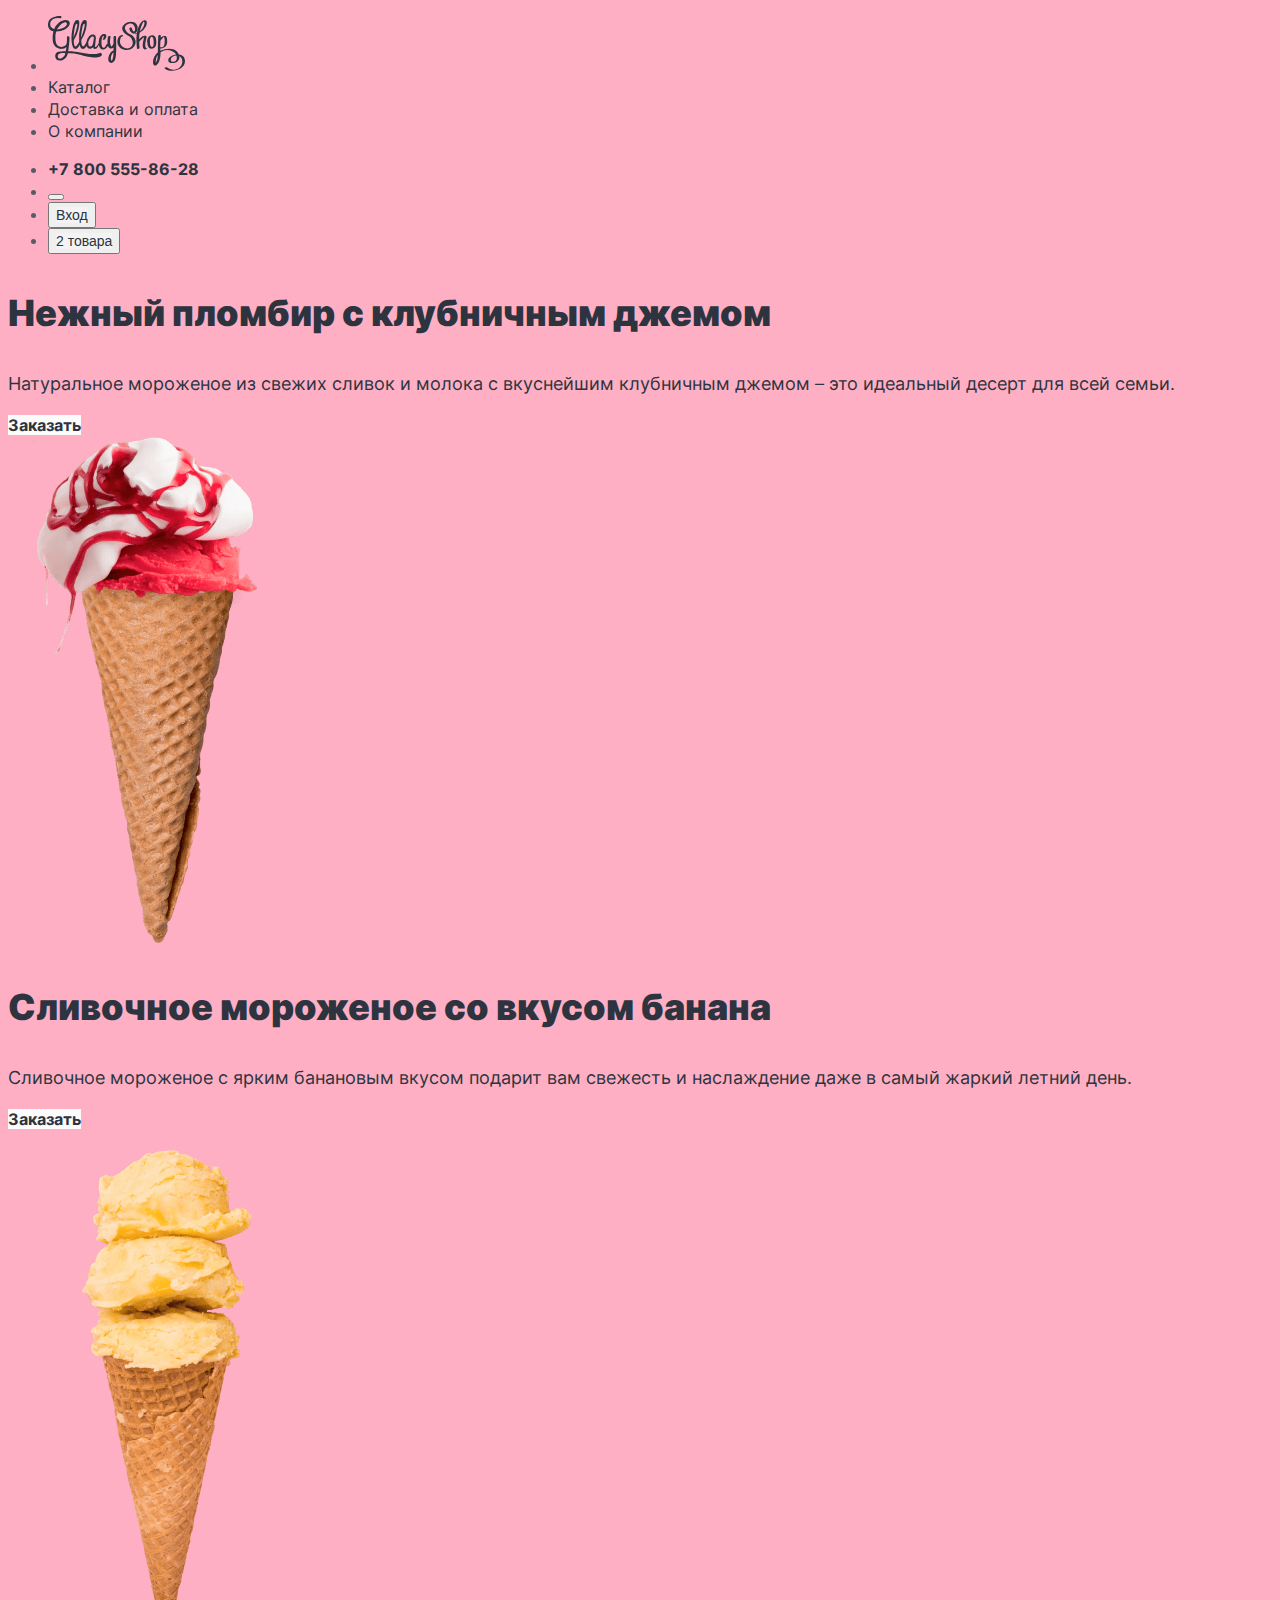
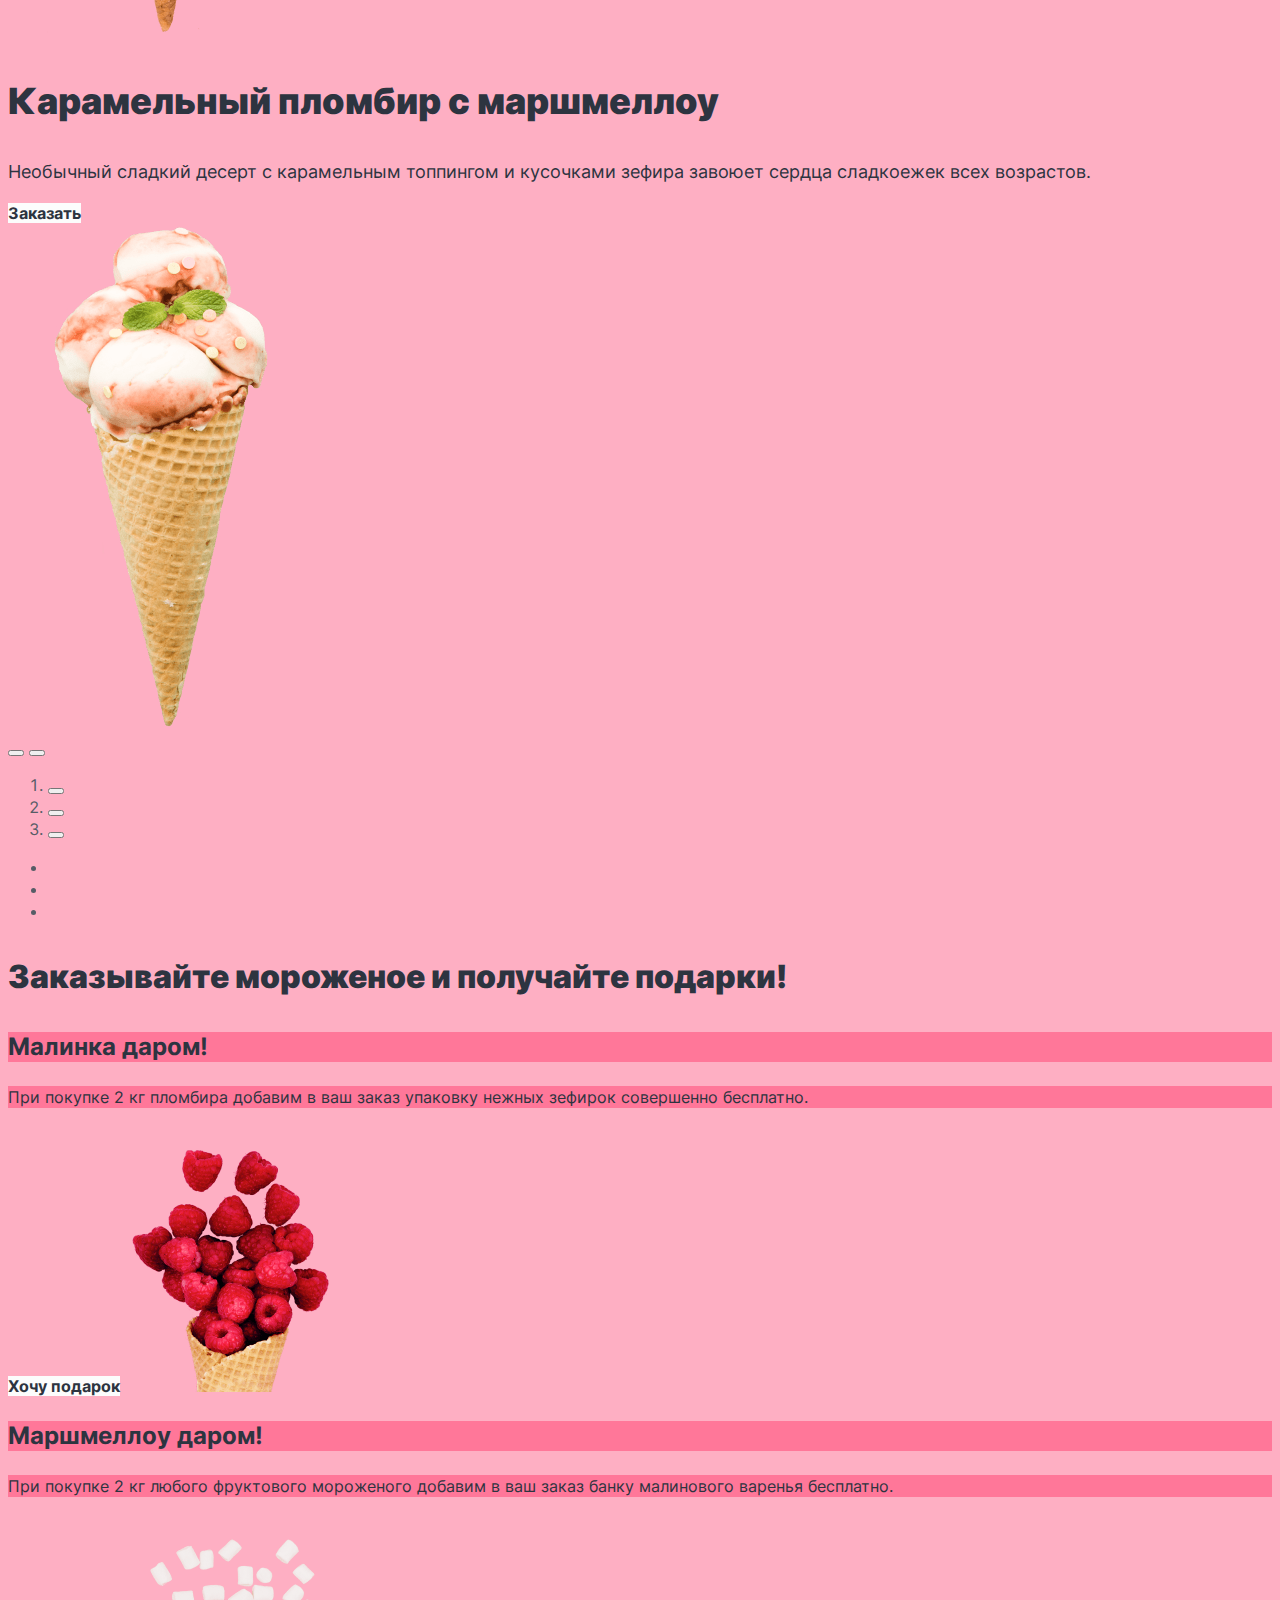
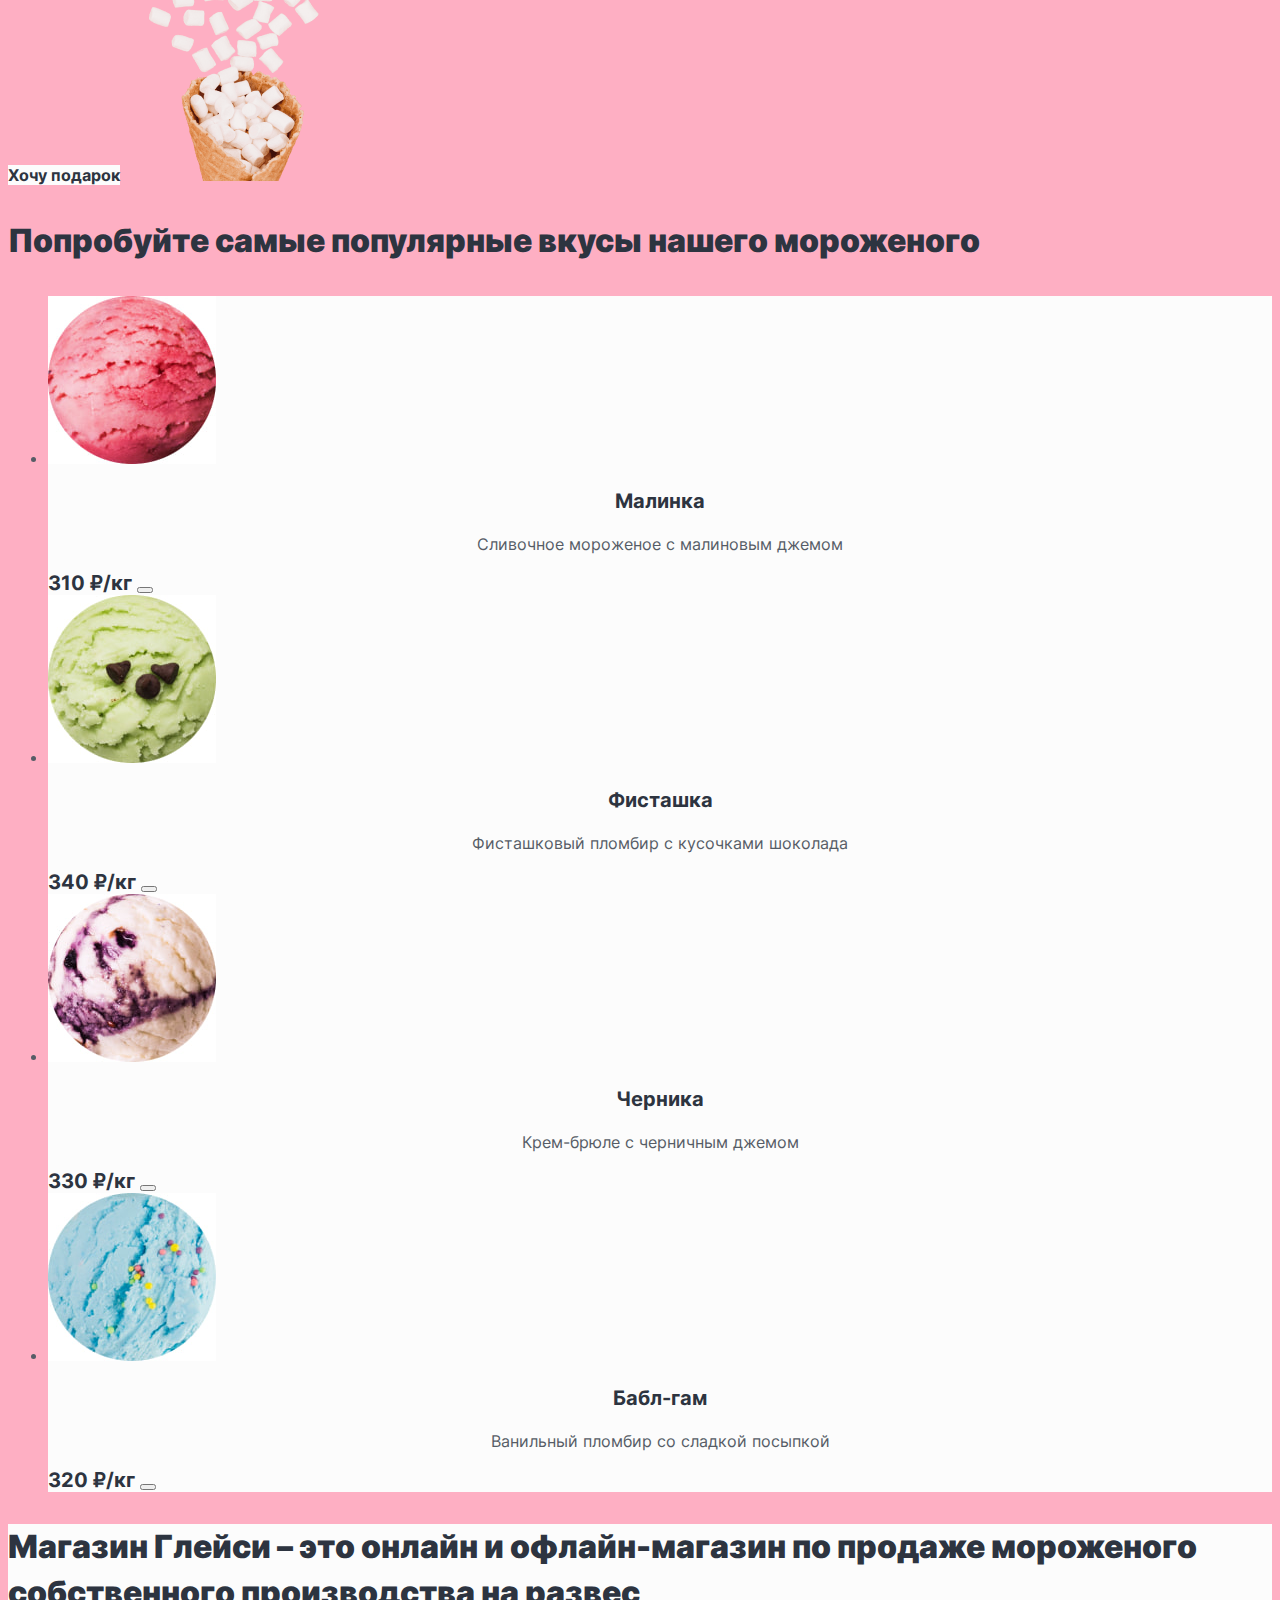
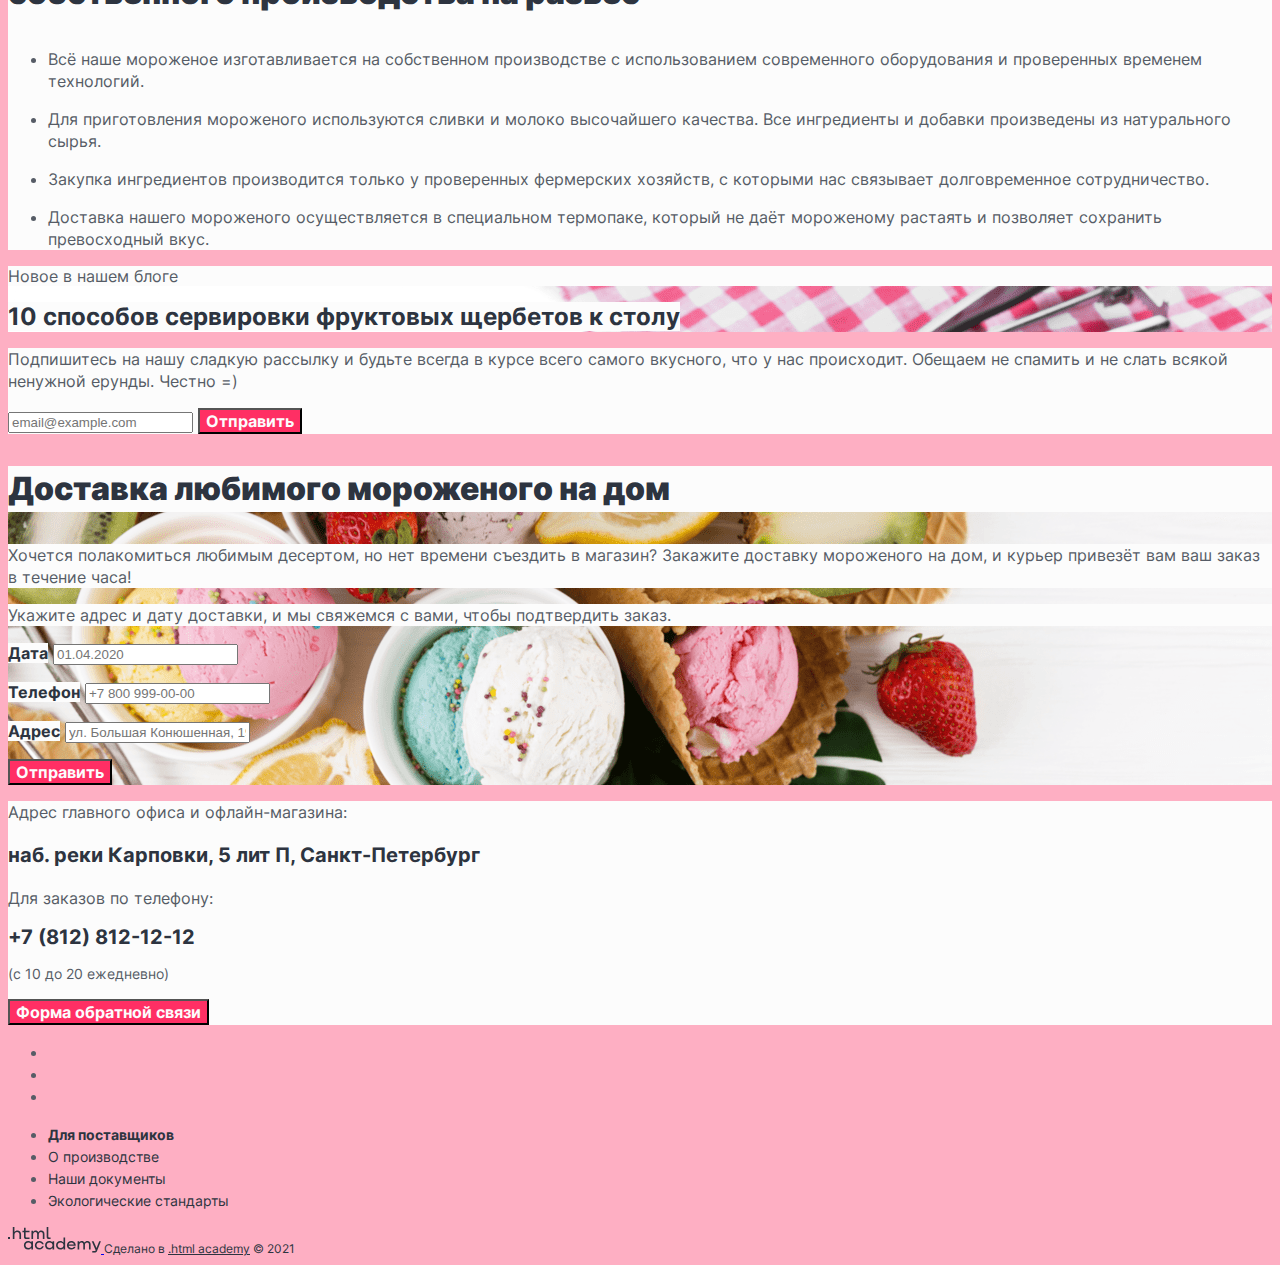
<file: 4/index.html>
<!DOCTYPE html>
<html lang="ru">
  <head>
    <meta charset="utf-8">
    <title>HTML Academy: Глейси</title>
    <link rel="stylesheet" href="styles/styles.css">
    <base href="https://htmlacademy-htmlcss.github.io/315091-gllacy-34/4/">
</head>
  <body>
    <header class="main-header">
      <nav class="navigation">
        <ul class="navigation-list">
          <li class="navigation-item">
            <a class="navigation-link" href="index.html">
              <img src="images/gllacy-logo.svg" width="137" height="55,72" alt="Логотип Глейси">
            </a>
          </li>
          <li class="navigation-item">
            <a class="navigation-link" href="catalog.html">Каталог</a>
          </li>
          <li class="navigation-item">
            <a class="navigation-link" href="#">Доставка и оплата</a>
          </li>
          <li class="navigation-item">
            <a class="navigation-link" href="#">О компании</a>
          </li>
        </ul>
      </nav>
      <div class="user-navigation">
        <ul class="user-navigation-list">
          <li class="user-navigation-item">
            <a class="user-navigation-link" href="tel:78005558628">+7 800 555-86-28</a>
          </li>
          <li class="user-navigation-item">
            <button class="user-navigation-button" type="button">
              <span class="visually-hidden">Поиск</span>
            </button>
          </li>
          <li class="user-navigation-item">
            <button class="user-navigation-button" type="button">
              <span class="user-navigation-text">Вход</span>
            </button>
          </li>
          <li class="user-navigation-item">
            <button class="user-navigation-button" type="button">
              <span class="user-navigation-text">2 товара</span>
            </button>
          </li>
        </ul>
      </div>
    </header>

    <main>
      <h1 class="visually-hidden">Магазин мороженого Глейси</h1>
      <section class="slider">
        <h2 class="visually-hidden">Промо мороженого</h2>
        <section class="slider-page">
          <h3 class="visually-hidden">Клубничное мороженое</h3>
          <div class="slider-text">
            <p class="slider-text-heading">Нежный пломбир с клубничным джемом</p>
            <p class="slider-text-description">Натуральное мороженое из свежих сливок и молока с вкуснейшим клубничным джемом – это идеальный десерт для всей семьи.</p>
            <a class="slider-text-link" href="#">Заказать</a>
          </div>
          <img src="images/slider-ice-cream-1.png" width="306" height="507" alt="Клубничное мороженое в рожке">
        </section>
        <section class="slider-page">
          <h3 class="visually-hidden">Банановое мороженое</h3>
          <div class="slider-text">
            <p class="slider-text-heading">Сливочное мороженое со вкусом банана</p>
            <p class="slider-text-description">Сливочное мороженое с ярким банановым вкусом подарит вам свежесть и наслаждение даже в самый жаркий летний день. </p>
            <a class="slider-text-link" href="#">Заказать</a>
          </div>
          <img src="images/slider-ice-cream-2.png" width="306" height="507" alt="Банановое мороженое в рожке">
        </section>
        <section class="slider-page">
          <h3 class="visually-hidden">Карамельное мороженое</h3>
          <div class="slider-text">
            <p class="slider-text-heading">Карамельный пломбир с маршмеллоу</p>
            <p class="slider-text-description">Необычный сладкий десерт с карамельным топпингом и кусочками зефира завоюет сердца сладкоежек всех возрастов.</p>
            <a class="slider-text-link" href="#">Заказать</a>
          </div>
          <img src="images/slider-ice-cream-3.png" width="306" height="507" alt="Карамельное мороженое в рожке">
        </section>
        <div class="slider-arrows-buttons">
          <button type="button">
            <span class="visually-hidden">Предыдущий слайд</span>
          </button>
          <button type="button">
            <span class="visually-hidden">Следующий слайд</span>
          </button>
        </div>
        <ol class="slider-pagination">
          <li class="slider-pagination-item">
            <button type="button">
              <span class="visually-hidden">Клубничное мороженое</span>
            </button>
          </li>
          <li class="slider-pagination-item">
            <button type="button">
              <span class="visually-hidden">Банановое мороженое</span>
            </button>
          </li>
          <li class="slider-pagination-item">
            <button type="button">
              <span class="visually-hidden">Карамельное мороженое</span>
            </button>
          </li>
        </ol>
        <section class="social">
          <h3 class="visually-hidden">Социальные сети</h3>
          <ul class="social-list">
            <li class="social-item">
              <a class="social-link" href="https://t.me/htmlacademy">
                <span class="visually-hidden">Телеграм</span>
              </a>
            </li>
            <li class="social-item">
              <a class="social-link" href="https://vk.com/htmlacademy">
                <span class="visually-hidden">Вконтакте</span>
              </a>
            </li>
            <li class="social-item">
              <a class="social-link" href="https://www.youtube.com/user/htmlacademyru">
                <span class="visually-hidden">Ютуб</span>
              </a>
            </li>
          </ul>
        </section>
      </section>
      <section class="promo-presents">
        <h2 class="visually-hidden">Промо подарков к мороженому</h2>
        <p class="promo-presents-heading">Заказывайте мороженое и получайте подарки!</p>
        <article class="present-item">
          <h3 class="visually-hidden">Подарок малинка</h3>
          <p class="promo-item-heading">Малинка даром!</p>
          <p class="promo-item-description">При покупке 2 кг пломбира добавим в ваш заказ упаковку нежных зефирок совершенно бесплатно.</p>
          <a class="present-item-link" href="#">Хочу подарок</a>
          <img src="images/promo-present-raspberry.png" width="219" height="268" alt="Много малины в рожке">
        </article>
        <article class="present-item">
          <h3 class="visually-hidden">Подарок маршмеллоу</h3>
          <p class="promo-item-heading">Маршмеллоу даром!</p>
          <p class="promo-item-description">При покупке 2 кг любого фруктового мороженого добавим в ваш заказ банку малинового варенья бесплатно.</p>
          <a class="present-item-link" href="#">Хочу подарок</a>
          <img src="images/promo-present-marshmellow.png" width="219" height="268" alt="Много маршмеллоу в рожке">
        </article>
      </section>
      <section class="promo-popular">
        <h2 class="visually-hidden">Популярные вкусы</h2>
        <p class="promo-popular-heading">Попробуйте самые популярные вкусы нашего мороженого</p>
        <ul class="product-list">
          <li class="product-item">
            <article class="product">
              <img src="images/ice-cream-raspberry.jpg" width="168" height="168" alt="Малиновое мороженое">
              <h3 class="product-name">Малинка</h3>
              <p class="product-description">Сливочное мороженое с малиновым джемом</p>
              <span class="product-price"> 310 &#8381;/кг</span>
              <button type="button">
                <span class="visually-hidden">Добавить в корзину</span>
              </button>
            </article>
          </li>
          <li class="product-item">
            <article class="product">
              <img src="images/ice-cream-pistachio.jpg" width="168" height="168" alt="Фисташковое мороженое с кусочками шоколада">
              <h3 class="product-name">Фисташка</h3>
              <p class="product-description">Фисташковый пломбир с кусочками шоколада</p>
              <span class="product-price">340 &#8381;/кг</span>
              <button type="button">
                <span class="visually-hidden">Добавить в корзину</span>
              </button>
            </article>
          </li>
          <li class="product-item">
            <article class="product">
              <img src="images/ice-cream-blueberry.jpg" width="168" height="168" alt="Крем-брюле с черничным джемом">
              <h3 class="product-name">Черника</h3>
              <p class="product-description">Крем-брюле с черничным джемом</p>
              <span class="product-price">330 &#8381;/кг</span>
              <button type="button">
                <span class="visually-hidden">Добавить в корзину</span>
              </button>
            </article>
          </li>
          <li class="product-item">
            <article class="product">
              <img src="images/ice-cream-bubble-gum.jpg" width="168" height="168" alt="Пломбир голубого цвета с цветной посыпкой">
              <h3 class="product-name">Бабл-гам</h3>
              <p class="product-description">Ванильный пломбир со сладкой посыпкой</p>
              <span class="product-price"> 320 &#8381;/кг</span>
              <button type="button">
                <span class="visually-hidden">Добавить в корзину</span>
              </button>
            </article>
          </li>
        </ul>
      </section>
      <section class="advantages">
        <h2 class="visually-hidden">Преимущества магазина Глейси</h2>
        <p class="advantages-heading">Магазин Глейси – это онлайн и офлайн-магазин по продаже мороженого собственного производства на развес</p>
        <ul class="advantages-list">
          <li class="advantages-item">
            <p сlass="advantages-description">Всё наше мороженое изготавливается на собственном производстве
              с использованием современного оборудования и проверенных временем технологий.</p>
          </li>
          <li class="advantages-item">
            <p сlass="advantages-description">Для приготовления мороженого используются сливки и молоко высочайшего качества. Все ингредиенты
              и добавки произведены из натурального сырья.</p>
          </li>
          <li class="advantages-item">
            <p сlass="advantages-description">Закупка ингредиентов производится только у проверенных фермерских хозяйств, с которыми
              нас связывает долговременное сотрудничество.</p>
          </li>
          <li class="advantages-item">
            <p сlass="advantages-description">Доставка нашего мороженого осуществляется в специальном термопаке, который не даёт мороженому растаять и позволяет
              сохранить превосходный вкус.</p>
          </li>
        </ul>
      </section>
      <article class="new-post">
        <h2 class="visually-hidden">Новый пост в блоге</h2>
        <p class="new-post-text">Новое в нашем блоге</p>
        <a class="new-post-link" href="#">10 способов сервировки фруктовых щербетов к столу</a>
      </article>
      <section class="subscribe">
        <h2 class="visually-hidden">Подписка</h2>
        <p class="subscribe-text">Подпишитесь на нашу сладкую рассылку и будьте всегда в курсе всего самого вкусного, что у нас происходит.
          Обещаем не спамить и не слать всякой ненужной ерунды. Честно =)</p>
        <form action="https://echo.htmlacademy.ru/" method="post">
          <input type="email" id="email-field" name="email" placeholder="email@example.com">
          <button class="subscribe-button" type="submit">Отправить</button>
        </form>
      </section>
      <section class="delivery">
        <h2 class="visually-hidden">Доставка</h2>
        <div class="delivery-promo">
          <p class="delivery-heading">Доставка любимого мороженого на дом</p>
          <p class="delivery-description">Хочется полакомиться любимым десертом, но нет времени съездить в магазин?
            Закажите доставку мороженого на дом, и курьер привезёт вам ваш заказ в течение часа!</p>
        </div>
        <div class="delivery-order">
          <p class="delivery-order-text">Укажите адрес и дату доставки, и мы свяжемся с вами, чтобы подтвердить заказ.</p>
          <form class="delivery-form" action="https://echo.htmlacademy.ru/" method="post">
            <p class="delivery-form-date">
              <label for="date">Дата</label>
              <input type="text" name="delivery-date" id="date" placeholder="01.04.2020" required>
            </p>
            <p class="delivery-form-telephone">
              <label for="telephone">Телефон</label>
              <input type="tel" name="delivery-telephone" id="telephone" placeholder="+7 800 999-00-00" required>
            </p>
            <p class="delivery-form-address">
              <label for="address">Адрес</label>
              <input type="text" name="address" id="address" placeholder="ул. Большая Конюшенная, 19/8" required>
            </p>
            <button class="delivery-button" type="submit">Отправить</button>
          </form>
        </div>
      </section>
      <section class="info">
        <h2 class="visually-hidden">Информация о магазине</h2>
        <p>Адрес главного офиса и офлайн-магазина:</p>
        <p class="info-address">наб. реки Карповки, 5 лит П, Санкт-Петербург</p>
        <p>Для заказов по телефону:</p>
        <a class="info-telephone" href="tel:+78128121212">+7 (812) 812-12-12</a>
        <p class="info-working-hours">(с 10 до 20 ежедневно)</p>
        <button class="info-button" type="button">Форма обратной связи</button>
      </section>
    </main>

    <footer class="main-footer">
      <section class="social">
        <h3 class="visually-hidden">Социальные сети</h3>
        <ul class="social-list">
          <li class="social-item">
            <a class="social-link" href="https://t.me/htmlacademy">
              <span class="visually-hidden">Телеграм</span>
            </a>
          </li>
          <li class="social-item">
            <a class="social-link" href="https://vk.com/htmlacademy">
              <span class="visually-hidden">Вконтакте</span>
            </a>
          </li>
          <li class="social-item">
            <a class="social-link" href="https://www.youtube.com/user/htmlacademyru">
              <span class="visually-hidden">Ютуб</span>
            </a>
          </li>
        </ul>
      </section>
      <div class="documents">
        <ul class="documents-list">
          <li class="documents-item with-heart">
            <a class="documents-link" href="#">Для поставщиков</a>
          </li>
          <li class="documents-item">
            <a class="documents-link" href="#">О производстве</a>
          </li>
          <li class="documents-item">
            <a class="documents-link" href="#">Наши документы</a>
          </li>
          <li class="documents-item">
            <a class="documents-link" href="#">Экологические стандарты</a>
          </li>
        </ul>
      </div>
      <div class="made-by">
        <a href="https://htmlacademy.ru/">
          <img src="images/logo-htmlacademy.svg" width="93" height="26,71" alt="Логотип HTMLAcademy">
        </a>
        <span>Сделано в</span>
        <a class="made-by-text-link" href="https://htmlacademy.ru/">.html academy</a>
        <span>&copy; 2021</span>
      </div>
    </footer>
  </body>
</html>
</file>
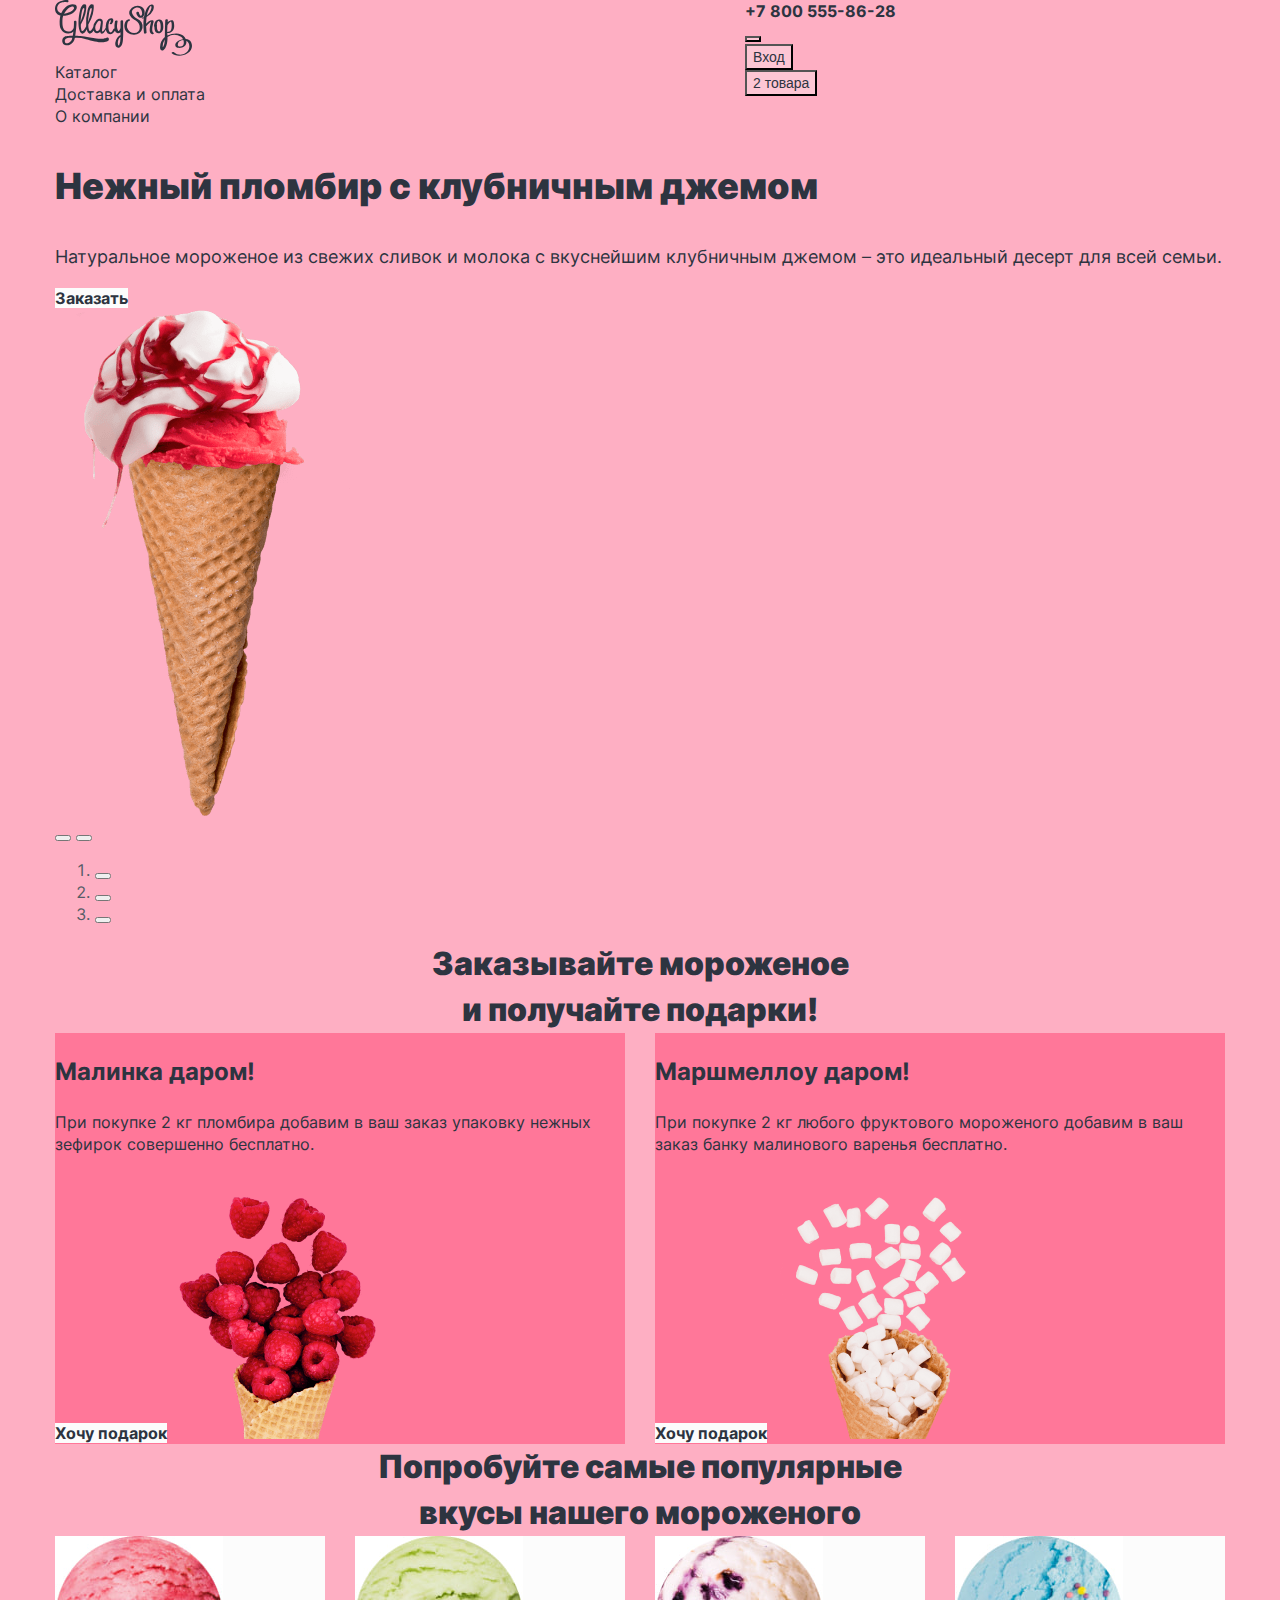
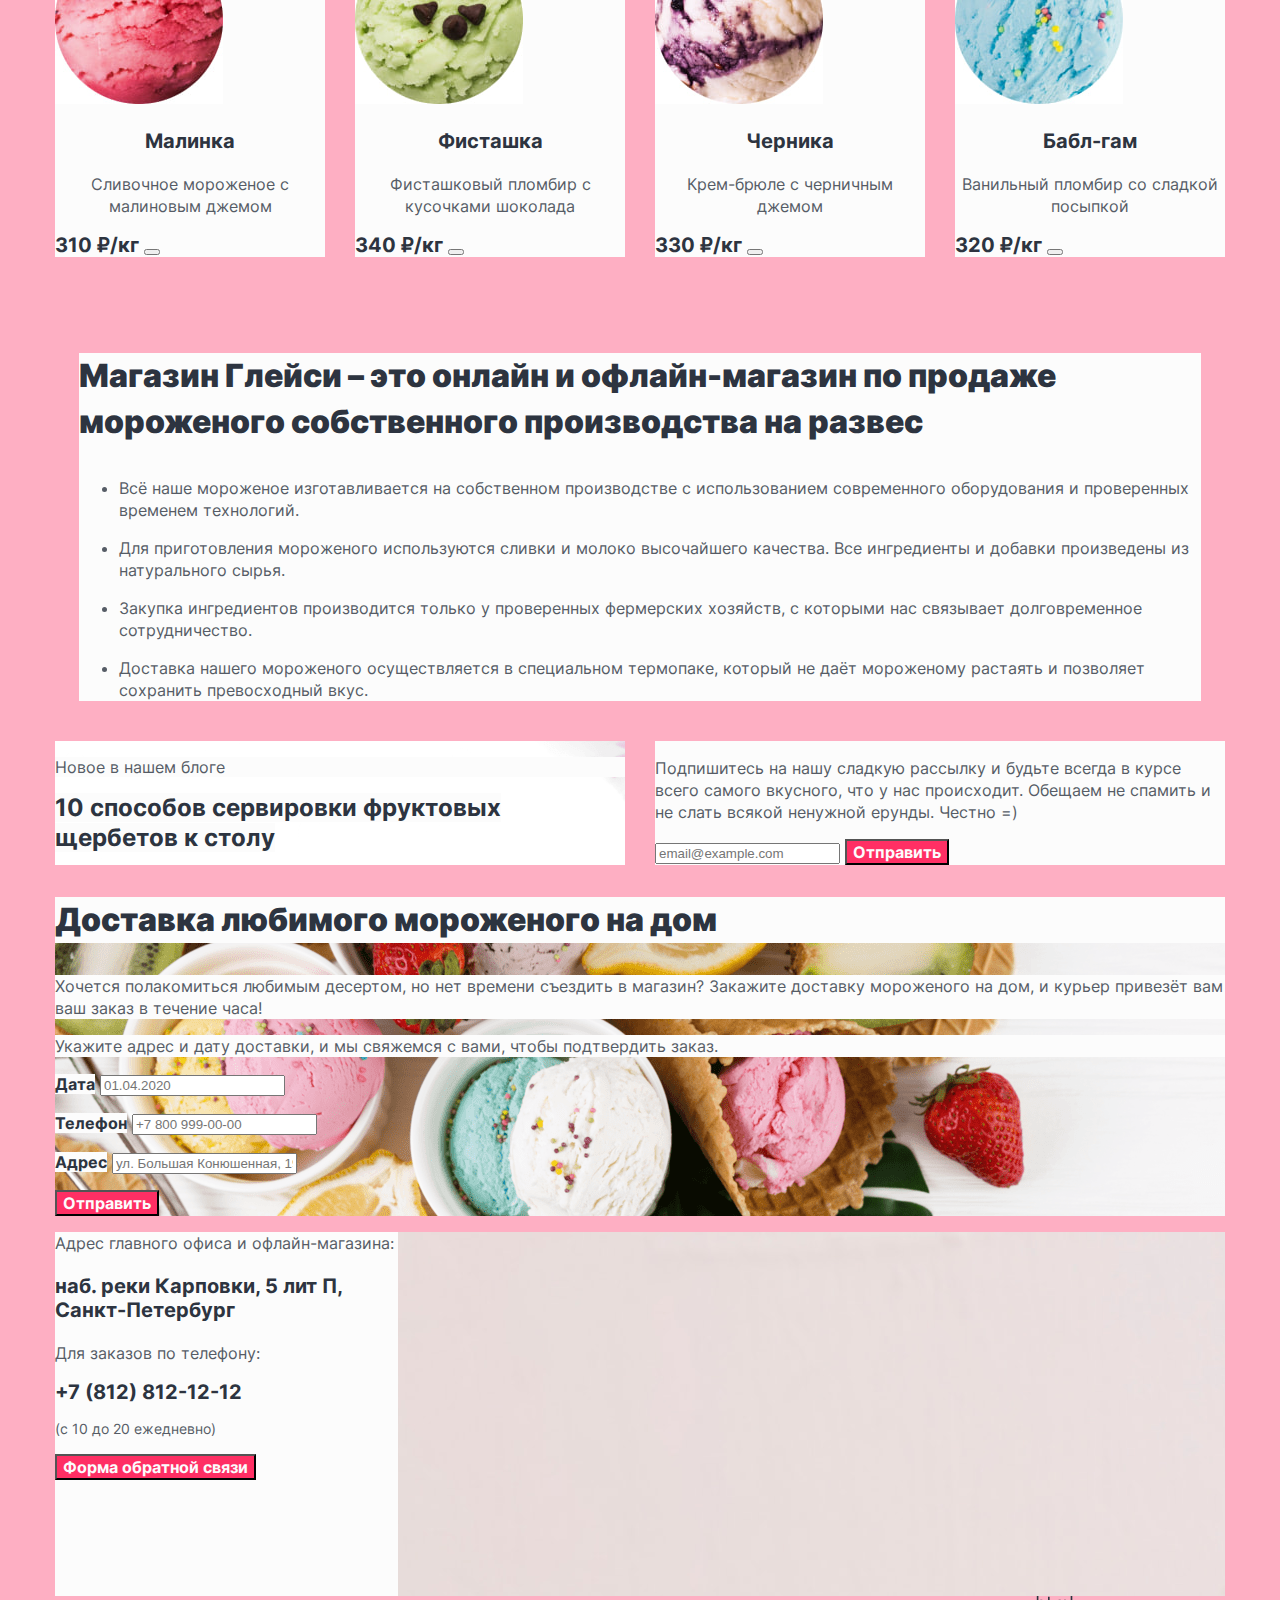
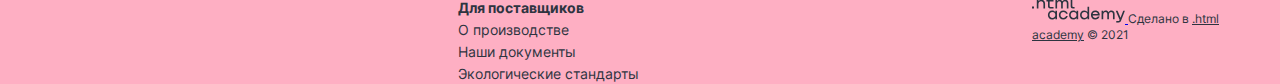
<file: 5/index.html>
<!DOCTYPE html>
<html lang="ru">
  <head>
    <meta charset="utf-8">
    <title>HTML Academy: Глейси</title>
    <link rel="stylesheet" href="styles/styles.css">
    <base href="https://htmlacademy-htmlcss.github.io/315091-gllacy-34/5/">
</head>
  <body>
    <header class="main-header">
      <nav class="navigation">
        <ul class="navigation-list">
          <li class="navigation-item">
            <a class="navigation-link" href="index.html">
              <img src="images/gllacy-logo.svg" width="137" height="56" alt="Логотип Глейси">
            </a>
          </li>
          <li class="navigation-item">
            <a class="navigation-link" href="catalog.html">Каталог</a>
          </li>
          <li class="navigation-item">
            <a class="navigation-link" href="#">Доставка и оплата</a>
          </li>
          <li class="navigation-item">
            <a class="navigation-link" href="#">О компании</a>
          </li>
        </ul>
      </nav>
      <div class="user-navigation">
        <ul class="user-navigation-list">
          <li class="user-navigation-item">
            <a class="user-navigation-link" href="tel:78005558628">+7 800 555-86-28</a>
          </li>
          <li class="user-navigation-item">
            <button class="user-navigation-button" type="button">
              <span class="visually-hidden">Поиск</span>
            </button>
          </li>
          <li class="user-navigation-item">
            <button class="user-navigation-button" type="button">
              <span class="user-navigation-text">Вход</span>
            </button>
          </li>
          <li class="user-navigation-item">
            <button class="user-navigation-button" type="button">
              <span class="user-navigation-text">2 товара</span>
            </button>
          </li>
        </ul>
      </div>
    </header>

    <main class="main-container">
      <h1 class="visually-hidden">Магазин мороженого Глейси</h1>
      <section class="slider">
        <h2 class="visually-hidden">Промо мороженого</h2>
        <section class="slider-page">
          <h3 class="visually-hidden">Клубничное мороженое</h3>
          <div class="slider-text">
            <p class="slider-text-heading">Нежный пломбир с клубничным джемом</p>
            <p class="slider-text-description">Натуральное мороженое из свежих сливок и молока с вкуснейшим клубничным джемом – это идеальный десерт для всей семьи.</p>
            <a class="slider-text-link" href="#">Заказать</a>
          </div>
          <img src="images/slider-ice-cream-1.png" width="306" height="507" alt="Клубничное мороженое в рожке">
        </section>
        <!--
        <section class="slider-page">
          <h3 class="visually-hidden">Банановое мороженое</h3>
          <div class="slider-text">
            <p class="slider-text-heading">Сливочное мороженое со вкусом банана</p>
            <p class="slider-text-description">Сливочное мороженое с ярким банановым вкусом подарит вам свежесть и наслаждение даже в самый жаркий летний день. </p>
            <a class="slider-text-link" href="#">Заказать</a>
          </div>
          <img src="images/slider-ice-cream-2.png" width="306" height="507" alt="Банановое мороженое в рожке">
        </section>
        <section class="slider-page">
          <h3 class="visually-hidden">Карамельное мороженое</h3>
          <div class="slider-text">
            <p class="slider-text-heading">Карамельный пломбир с маршмеллоу</p>
            <p class="slider-text-description">Необычный сладкий десерт с карамельным топпингом и кусочками зефира завоюет сердца сладкоежек всех возрастов.</p>
            <a class="slider-text-link" href="#">Заказать</a>
          </div>
          <img src="images/slider-ice-cream-3.png" width="306" height="507" alt="Карамельное мороженое в рожке">
        </section>
        -->
        <div class="slider-arrows-buttons">
          <button type="button">
            <span class="visually-hidden">Предыдущий слайд</span>
          </button>
          <button type="button">
            <span class="visually-hidden">Следующий слайд</span>
          </button>
        </div>
        <ol class="slider-pagination">
          <li class="slider-pagination-item">
            <button type="button">
              <span class="visually-hidden">Клубничное мороженое</span>
            </button>
          </li>
          <li class="slider-pagination-item">
            <button type="button">
              <span class="visually-hidden">Банановое мороженое</span>
            </button>
          </li>
          <li class="slider-pagination-item">
            <button type="button">
              <span class="visually-hidden">Карамельное мороженое</span>
            </button>
          </li>
        </ol>
        <section class="social">
          <h3 class="visually-hidden">Социальные сети</h3>
          <ul class="social-list">
            <li class="social-item">
              <a class="social-link" href="https://t.me/htmlacademy">
                <span class="visually-hidden">Телеграм</span>
              </a>
            </li>
            <li class="social-item">
              <a class="social-link" href="https://vk.com/htmlacademy">
                <span class="visually-hidden">Вконтакте</span>
              </a>
            </li>
            <li class="social-item">
              <a class="social-link" href="https://www.youtube.com/user/htmlacademyru">
                <span class="visually-hidden">Ютуб</span>
              </a>
            </li>
          </ul>
        </section>
      </section>
      <section class="promo-presents">
        <h2 class="visually-hidden">Промо подарков к мороженому</h2>
        <p class="promo-presents-heading">Заказывайте мороженое<br> и получайте подарки!</p>
        <div class="presents-promo-wrapper">
          <article class="present-item">
            <h3 class="visually-hidden">Подарок малинка</h3>
            <p class="promo-item-heading">Малинка даром!</p>
            <p class="promo-item-description">При покупке 2 кг пломбира добавим в ваш заказ упаковку нежных зефирок совершенно бесплатно.</p>
            <a class="present-item-link" href="#">Хочу подарок</a>
            <img src="images/promo-present-raspberry.png" width="219" height="268" alt="Много малины в рожке">
          </article>
          <article class="present-item">
            <h3 class="visually-hidden">Подарок маршмеллоу</h3>
            <p class="promo-item-heading">Маршмеллоу даром!</p>
            <p class="promo-item-description">При покупке 2 кг любого фруктового мороженого добавим в ваш заказ банку малинового варенья бесплатно.</p>
            <a class="present-item-link" href="#">Хочу подарок</a>
            <img src="images/promo-present-marshmellow.png" width="219" height="268" alt="Много маршмеллоу в рожке">
          </article>
        </div>
      </section>
      <section class="promo-popular">
        <h2 class="visually-hidden">Популярные вкусы</h2>
        <p class="promo-popular-heading">Попробуйте самые популярные<br> вкусы нашего мороженого</p>
        <ul class="product-list">
          <li class="product-item">
            <article class="product">
              <img src="images/ice-cream-raspberry.jpg" width="168" height="168" alt="Малиновое мороженое">
              <h3 class="product-name">Малинка</h3>
              <p class="product-description">Сливочное мороженое с малиновым джемом</p>
              <span class="product-price"> 310 &#8381;/кг</span>
              <button type="button">
                <span class="visually-hidden">Добавить в корзину</span>
              </button>
            </article>
          </li>
          <li class="product-item">
            <article class="product">
              <img src="images/ice-cream-pistachio.jpg" width="168" height="168" alt="Фисташковое мороженое с кусочками шоколада">
              <h3 class="product-name">Фисташка</h3>
              <p class="product-description">Фисташковый пломбир с кусочками шоколада</p>
              <span class="product-price">340 &#8381;/кг</span>
              <button type="button">
                <span class="visually-hidden">Добавить в корзину</span>
              </button>
            </article>
          </li>
          <li class="product-item">
            <article class="product">
              <img src="images/ice-cream-blueberry.jpg" width="168" height="168" alt="Крем-брюле с черничным джемом">
              <h3 class="product-name">Черника</h3>
              <p class="product-description">Крем-брюле с черничным джемом</p>
              <span class="product-price">330 &#8381;/кг</span>
              <button type="button">
                <span class="visually-hidden">Добавить в корзину</span>
              </button>
            </article>
          </li>
          <li class="product-item">
            <article class="product">
              <img src="images/ice-cream-bubble-gum.jpg" width="168" height="168" alt="Пломбир голубого цвета с цветной посыпкой">
              <h3 class="product-name">Бабл-гам</h3>
              <p class="product-description">Ванильный пломбир со сладкой посыпкой</p>
              <span class="product-price"> 320 &#8381;/кг</span>
              <button type="button">
                <span class="visually-hidden">Добавить в корзину</span>
              </button>
            </article>
          </li>
        </ul>
      </section>
      <div class="advantages-wrapper">
        <section class="advantages">
          <h2 class="visually-hidden">Преимущества магазина Глейси</h2>
          <p class="advantages-heading">Магазин Глейси – это онлайн и офлайн-магазин по продаже мороженого собственного производства на развес</p>
          <ul class="advantages-list">
            <li class="advantages-item">
              <p сlass="advantages-description">Всё наше мороженое изготавливается на собственном производстве
                с использованием современного оборудования и проверенных временем технологий.</p>
            </li>
            <li class="advantages-item">
              <p сlass="advantages-description">Для приготовления мороженого используются сливки и молоко высочайшего качества. Все ингредиенты
                и добавки произведены из натурального сырья.</p>
            </li>
            <li class="advantages-item">
              <p сlass="advantages-description">Закупка ингредиентов производится только у проверенных фермерских хозяйств, с которыми
                нас связывает долговременное сотрудничество.</p>
            </li>
            <li class="advantages-item">
              <p сlass="advantages-description">Доставка нашего мороженого осуществляется в специальном термопаке, который не даёт мороженому растаять и позволяет
                сохранить превосходный вкус.</p>
            </li>
          </ul>
        </section>
      </div>
      <div class="new-post-subscribe-wrapper">
        <article class="new-post">
          <h2 class="visually-hidden">Новый пост в блоге</h2>
          <p class="new-post-text">Новое в нашем блоге</p>
          <a class="new-post-link" href="#">10 способов сервировки фруктовых щербетов к столу</a>
        </article>
        <section class="subscribe">
          <h2 class="visually-hidden">Подписка</h2>
          <p class="subscribe-text">Подпишитесь на нашу сладкую рассылку и будьте всегда в курсе всего самого вкусного, что у нас происходит.
            Обещаем не спамить и не слать всякой ненужной ерунды. Честно =)</p>
          <form action="https://echo.htmlacademy.ru/" method="post">
            <input type="email" id="email-field" name="email" placeholder="email@example.com">
            <button class="subscribe-button" type="submit">Отправить</button>
          </form>
        </section>
      </div>
      <section class="delivery">
        <div class="delivery-wrapper">
          <h2 class="visually-hidden">Доставка</h2>
          <div class="delivery-promo">
            <p class="delivery-heading">Доставка любимого мороженого на дом</p>
            <p class="delivery-description">Хочется полакомиться любимым десертом, но нет времени съездить в магазин?
              Закажите доставку мороженого на дом, и курьер привезёт вам ваш заказ в течение часа!</p>
          </div>
          <div class="delivery-order">
            <p class="delivery-order-text">Укажите адрес и дату доставки, и мы свяжемся с вами, чтобы подтвердить заказ.</p>
            <form class="delivery-form" action="https://echo.htmlacademy.ru/" method="post">
              <p class="delivery-form-date">
                <label for="date">Дата</label>
                <input type="text" name="delivery-date" id="date" placeholder="01.04.2020" required>
              </p>
              <p class="delivery-form-telephone">
                <label for="telephone">Телефон</label>
                <input type="tel" name="delivery-telephone" id="telephone" placeholder="+7 800 999-00-00" required>
              </p>
              <p class="delivery-form-address">
                <label for="address">Адрес</label>
                <input type="text" name="address" id="address" placeholder="ул. Большая Конюшенная, 19/8" required>
              </p>
              <button class="delivery-button" type="submit">Отправить</button>
            </form>
          </div>
        </div>
      </section>
      <section class="info">
        <div class="info-wrapper">
          <div class="info-about-shop-wrapper">
            <h2 class="visually-hidden">Информация о магазине</h2>
            <p>Адрес главного офиса и офлайн-магазина:</p>
            <p class="info-address">наб. реки Карповки, 5 лит П, Санкт-Петербург</p>
            <p>Для заказов по телефону:</p>
            <a class="info-telephone" href="tel:+78128121212">+7 (812) 812-12-12</a>
            <p class="info-working-hours">(с 10 до 20 ежедневно)</p>
            <button class="info-button" type="button">Форма обратной связи</button>
          </div>
        </div>
      </section>
    </main>

    <footer class="main-footer">
      <section class="social">
        <h3 class="visually-hidden">Социальные сети</h3>
        <ul class="social-list">
          <li class="social-item">
            <a class="social-link" href="https://t.me/htmlacademy">
              <span class="visually-hidden">Телеграм</span>
            </a>
          </li>
          <li class="social-item">
            <a class="social-link" href="https://vk.com/htmlacademy">
              <span class="visually-hidden">Вконтакте</span>
            </a>
          </li>
          <li class="social-item">
            <a class="social-link" href="https://www.youtube.com/user/htmlacademyru">
              <span class="visually-hidden">Ютуб</span>
            </a>
          </li>
        </ul>
      </section>
      <div class="documents">
        <ul class="documents-list">
          <li class="documents-item with-heart">
            <a class="documents-link" href="#">Для поставщиков</a>
          </li>
          <li class="documents-item">
            <a class="documents-link" href="#">О производстве</a>
          </li>
          <li class="documents-item">
            <a class="documents-link" href="#">Наши документы</a>
          </li>
          <li class="documents-item">
            <a class="documents-link" href="#">Экологические стандарты</a>
          </li>
        </ul>
      </div>
      <div class="made-by">
        <a href="https://htmlacademy.ru/">
          <img src="images/logo-htmlacademy.svg" width="93" height="27" alt="Логотип HTMLAcademy">
        </a>
        <span>Сделано в</span>
        <a class="made-by-text-link" href="https://htmlacademy.ru/">.html academy</a>
        <span>&copy; 2021</span>
      </div>
    </footer>
  </body>
</html>
</file>
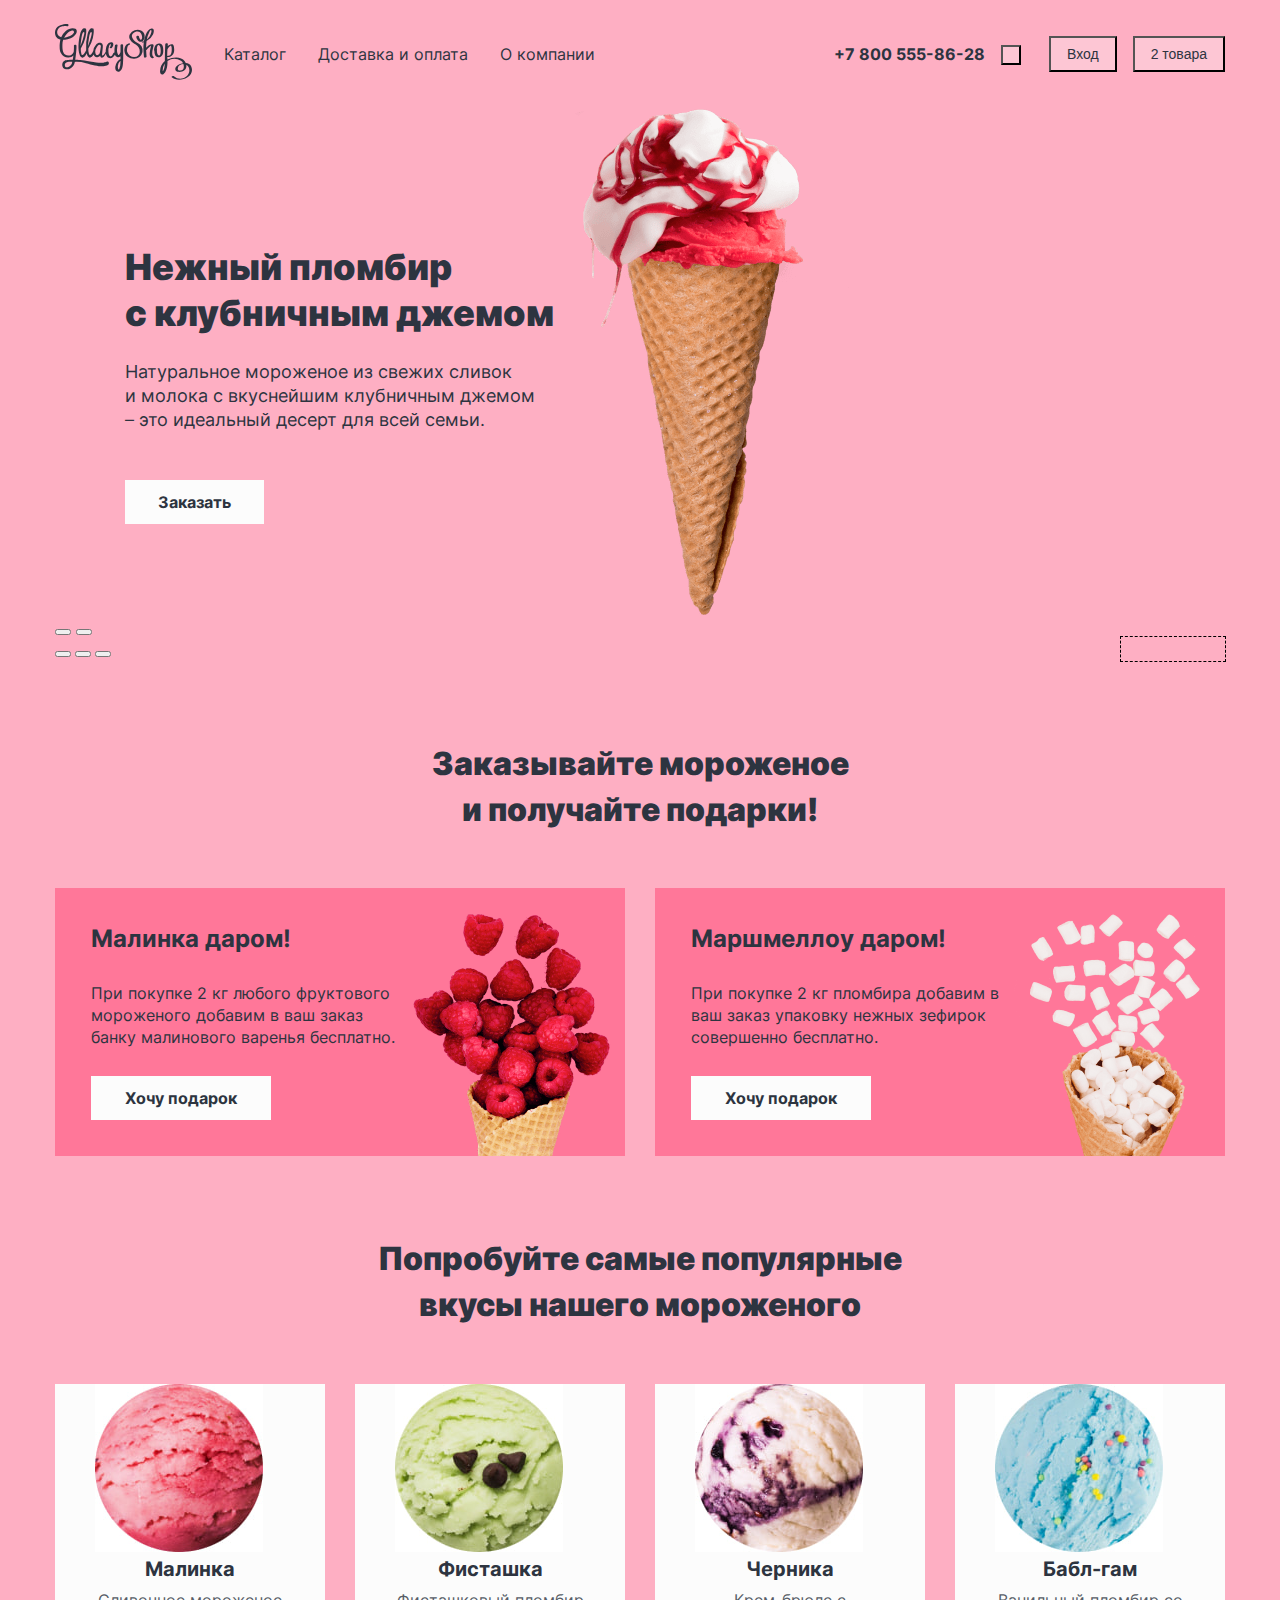
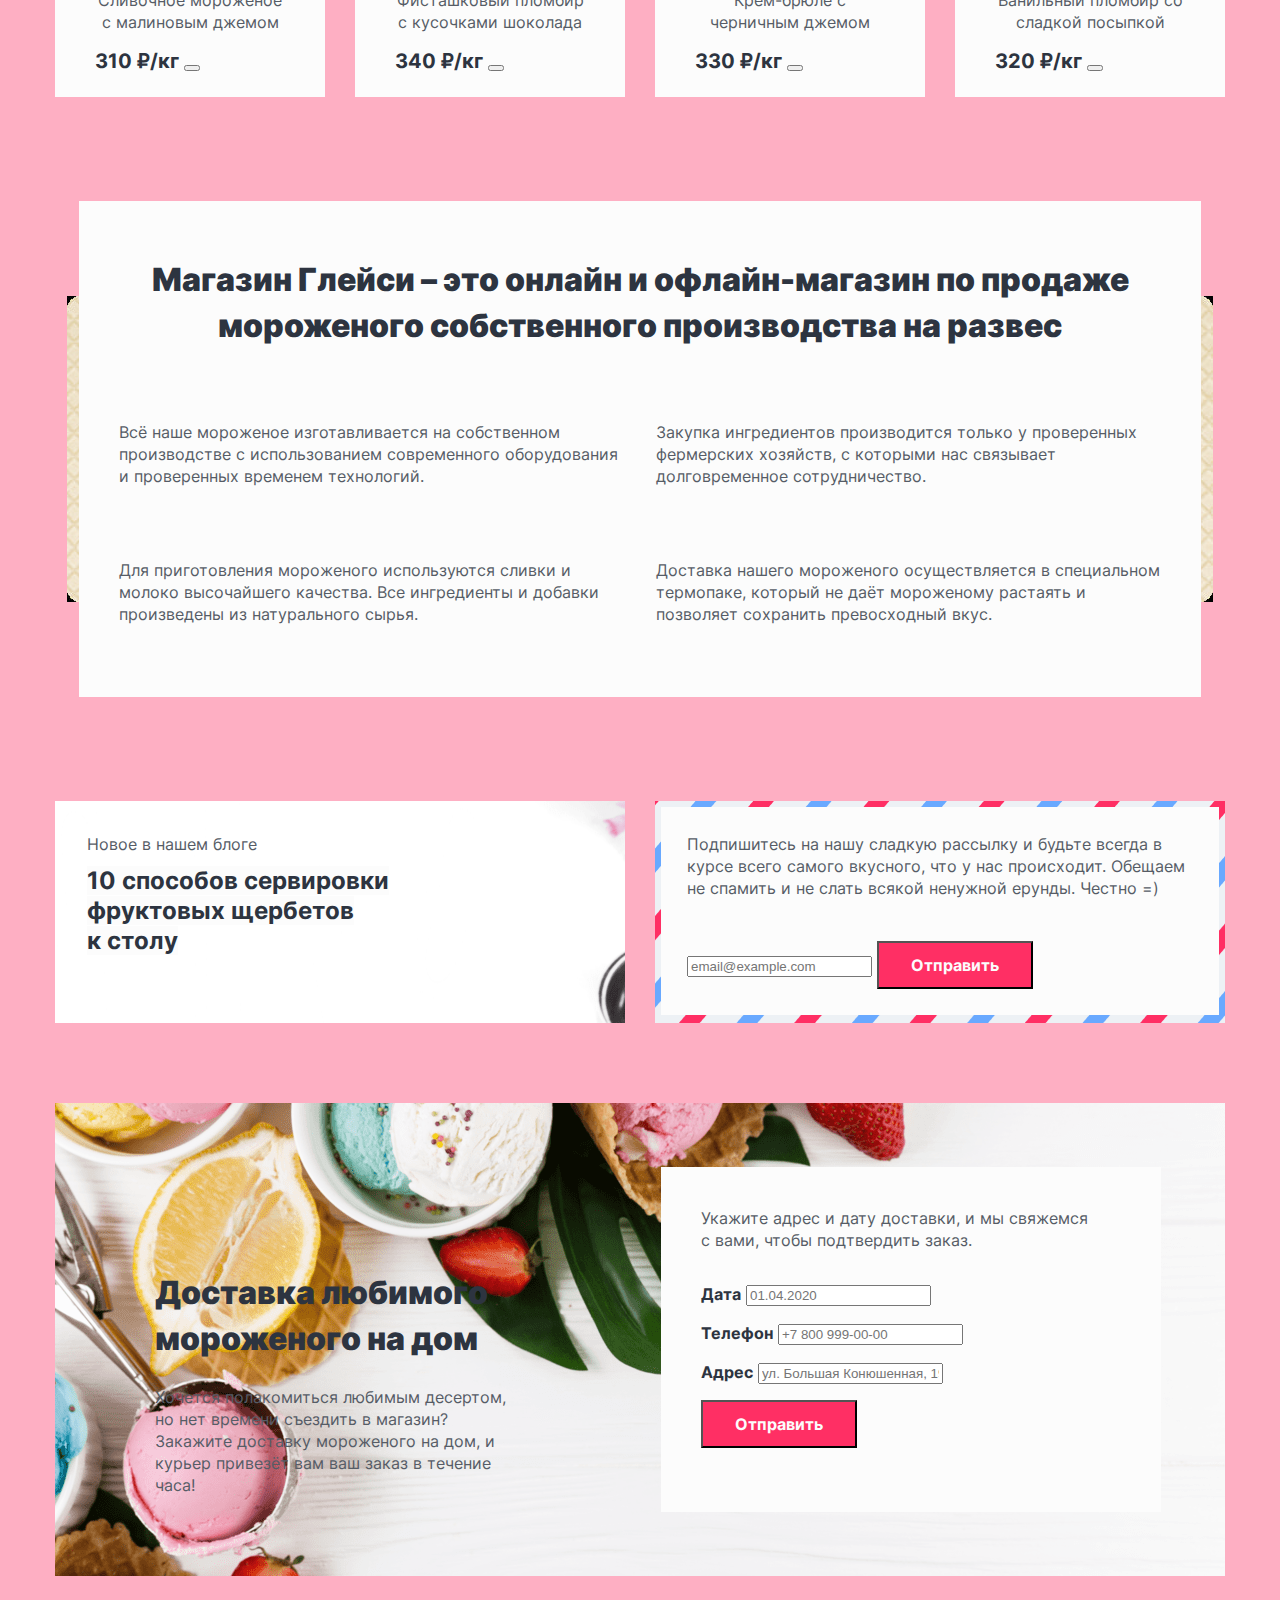
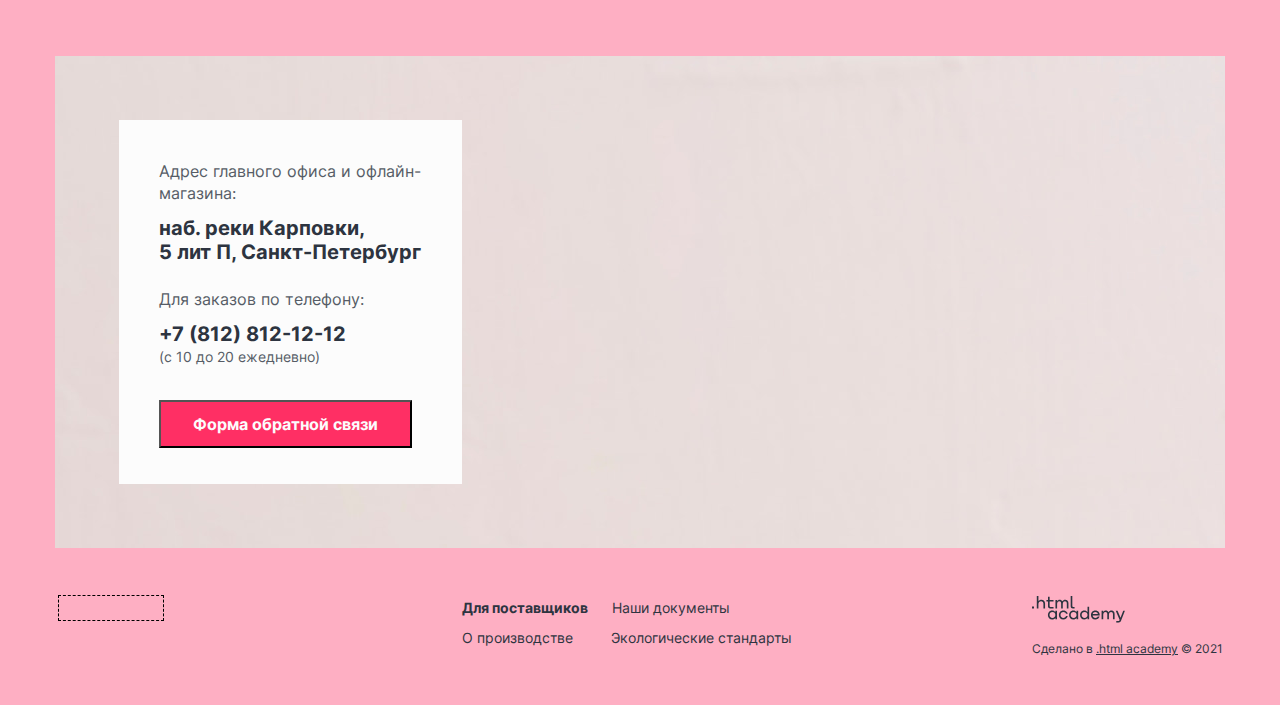
<file: 6/index.html>
<!DOCTYPE html>
<html lang="ru">
  <head>
    <meta charset="utf-8">
    <title>HTML Academy: Глейси</title>
    <link rel="stylesheet" href="styles/styles.css">
    <base href="https://htmlacademy-htmlcss.github.io/315091-gllacy-34/6/">
</head>
  <body>
    <header class="main-header">
      <nav class="navigation">
        <ul class="navigation-list">
          <li class="navigation-item">
            <a class="navigation-link" href="index.html">
              <img src="images/gllacy-logo.svg" width="137" height="56" alt="Логотип Глейси">
            </a>
          </li>
          <li class="navigation-item">
            <a class="navigation-link" href="catalog.html">Каталог</a>
          </li>
          <li class="navigation-item">
            <a class="navigation-link" href="#">Доставка и оплата</a>
          </li>
          <li class="navigation-item">
            <a class="navigation-link" href="#">О компании</a>
          </li>
        </ul>
      </nav>
      <div class="user-navigation">
        <ul class="user-navigation-list">
          <li class="user-navigation-item">
            <a class="user-navigation-link" href="tel:78005558628">+7 800 555-86-28</a>
          </li>
          <li class="user-navigation-item">
            <button class="user-navigation-button" type="button">
              <span class="visually-hidden">Поиск</span>
            </button>
          </li>
          <li class="user-navigation-item">
            <button class="user-navigation-button" type="button">
              <span class="user-navigation-text">Вход</span>
            </button>
          </li>
          <li class="user-navigation-item">
            <button class="user-navigation-button" type="button">
              <span class="user-navigation-text">2 товара</span>
            </button>
          </li>
        </ul>
      </div>
    </header>

    <main class="main-container">
      <h1 class="visually-hidden">Магазин мороженого Глейси</h1>
      <section class="slider">
        <h2 class="visually-hidden">Промо мороженого</h2>
        <section class="slider-page">
          <h3 class="visually-hidden">Клубничное мороженое</h3>
          <div class="slider-text">
            <p class="slider-text-heading">Нежный пломбир <br> с клубничным джемом</p>
            <p class="slider-text-description">Натуральное мороженое из свежих сливок <br> и молока с вкуснейшим клубничным джемом <br> – это идеальный десерт для всей семьи.</p>
            <a class="slider-text-link" href="#">Заказать</a>
          </div>
          <img class="slider-image" src="images/slider-ice-cream-1.png" width="306" height="507" alt="Клубничное мороженое в рожке">
        </section>
        <!--
        <section class="slider-page">
          <h3 class="visually-hidden">Банановое мороженое</h3>
          <div class="slider-text">
            <p class="slider-text-heading">Сливочное мороженое со вкусом банана</p>
            <p class="slider-text-description">Сливочное мороженое с ярким банановым вкусом подарит вам свежесть и наслаждение даже в самый жаркий летний день. </p>
            <a class="slider-text-link" href="#">Заказать</a>
          </div>
          <img class="slider-image" src="images/slider-ice-cream-2.png" width="306" height="507" alt="Банановое мороженое в рожке">
        </section>
        <section class="slider-page">
          <h3 class="visually-hidden">Карамельное мороженое</h3>
          <div class="slider-text">
            <p class="slider-text-heading">Карамельный пломбир с маршмеллоу</p>
            <p class="slider-text-description">Необычный сладкий десерт с карамельным топпингом и кусочками зефира завоюет сердца сладкоежек всех возрастов.</p>
            <a class="slider-text-link" href="#">Заказать</a>
          </div>
          <img class="slider-image" src="images/slider-ice-cream-3.png" width="306" height="507" alt="Карамельное мороженое в рожке">
        </section>
        -->
        <div class="slider-arrows-buttons">
          <button type="button">
            <span class="visually-hidden">Предыдущий слайд</span>
          </button>
          <button type="button">
            <span class="visually-hidden">Следующий слайд</span>
          </button>
        </div>
        <div class="slider-pagination-social-wrapper">
          <ol class="slider-pagination">
            <li class="slider-pagination-item">
              <button type="button">
                <span class="visually-hidden">Клубничное мороженое</span>
              </button>
            </li>
            <li class="slider-pagination-item">
              <button type="button">
                <span class="visually-hidden">Банановое мороженое</span>
              </button>
            </li>
            <li class="slider-pagination-item">
              <button type="button">
                <span class="visually-hidden">Карамельное мороженое</span>
              </button>
            </li>
          </ol>
          <section class="social social-slider">
            <h3 class="visually-hidden">Социальные сети</h3>
            <ul class="social-list">
              <li class="social-item">
                <a class="social-link" href="https://t.me/htmlacademy">
                  <span class="visually-hidden">Телеграм</span>
                </a>
              </li>
              <li class="social-item">
                <a class="social-link" href="https://vk.com/htmlacademy">
                  <span class="visually-hidden">Вконтакте</span>
                </a>
              </li>
              <li class="social-item">
                <a class="social-link" href="https://www.youtube.com/user/htmlacademyru">
                  <span class="visually-hidden">Ютуб</span>
                </a>
              </li>
            </ul>
          </section>
        </div>
      </section>
      <section class="promo-presents">
        <h2 class="visually-hidden">Промо подарков к мороженому</h2>
        <p class="promo-presents-heading">Заказывайте мороженое<br> и получайте подарки!</p>
        <div class="presents-promo-wrapper">
          <article class="present-item">
            <div class="present-item-wrapper">
              <h3 class="visually-hidden">Подарок малинка</h3>
              <p class="promo-item-heading">Малинка даром!</p>
              <p class="promo-item-description">При покупке 2 кг любого фруктового мороженого добавим в ваш заказ банку малинового варенья бесплатно.</p>
              <a class="present-item-link" href="#">Хочу подарок</a>
            </div>
            <img class="promo-present-image" src="images/promo-present-raspberry.png" width="219" height="268" alt="Много малины в рожке">
          </article>
          <article class="present-item">
            <div class="present-item-wrapper">
              <h3 class="visually-hidden">Подарок маршмеллоу</h3>
              <p class="promo-item-heading">Маршмеллоу даром!</p>
              <p class="promo-item-description">При покупке 2 кг пломбира добавим в ваш заказ упаковку нежных зефирок совершенно бесплатно.</p>
              <a class="present-item-link" href="#">Хочу подарок</a>
            </div>
            <img class="promo-present-image" src="images/promo-present-marshmellow.png" width="219" height="268" alt="Много маршмеллоу в рожке">
          </article>
        </div>
      </section>
      <section class="promo-popular">
        <h2 class="visually-hidden">Популярные вкусы</h2>
        <p class="promo-popular-heading">Попробуйте самые популярные<br> вкусы нашего мороженого</p>
        <ul class="product-list">
          <li class="product-item product-item-index-page">
            <article class="product">
              <img src="images/ice-cream-raspberry.jpg" width="168" height="168" alt="Малиновое мороженое">
              <h3 class="product-name">Малинка</h3>
              <p class="product-description">Сливочное мороженое с малиновым джемом</p>
              <span class="product-price"> 310 &#8381;/кг</span>
              <button type="button">
                <span class="visually-hidden">Добавить в корзину</span>
              </button>
            </article>
          </li>
          <li class="product-item product-item-index-page">
            <article class="product">
              <img src="images/ice-cream-pistachio.jpg" width="168" height="168" alt="Фисташковое мороженое с кусочками шоколада">
              <h3 class="product-name">Фисташка</h3>
              <p class="product-description">Фисташковый пломбир с кусочками шоколада</p>
              <span class="product-price">340 &#8381;/кг</span>
              <button type="button">
                <span class="visually-hidden">Добавить в корзину</span>
              </button>
            </article>
          </li>
          <li class="product-item product-item-index-page">
            <article class="product">
              <img src="images/ice-cream-blueberry.jpg" width="168" height="168" alt="Крем-брюле с черничным джемом">
              <h3 class="product-name">Черника</h3>
              <p class="product-description">Крем-брюле с черничным джемом</p>
              <span class="product-price">330 &#8381;/кг</span>
              <button type="button">
                <span class="visually-hidden">Добавить в корзину</span>
              </button>
            </article>
          </li>
          <li class="product-item product-item-index-page">
            <article class="product">
              <img src="images/ice-cream-bubble-gum.jpg" width="168" height="168" alt="Пломбир голубого цвета с цветной посыпкой">
              <h3 class="product-name">Бабл-гам</h3>
              <p class="product-description">Ванильный пломбир со сладкой посыпкой</p>
              <span class="product-price"> 320 &#8381;/кг</span>
              <button type="button">
                <span class="visually-hidden">Добавить в корзину</span>
              </button>
            </article>
          </li>
        </ul>
      </section>
      <div class="advantages-wrapper">
        <div class="advantages-waffle-wrapper">
          <section class="advantages">
            <h2 class="visually-hidden">Преимущества магазина Глейси</h2>
            <p class="advantages-heading">Магазин Глейси – это онлайн и офлайн-магазин по продаже мороженого собственного производства на развес</p>
            <ul class="advantages-list">
              <li class="advantages-item">
                <p сlass="advantages-description">Всё наше мороженое изготавливается на собственном производстве
                  с использованием современного оборудования и проверенных временем технологий.</p>
              </li>
              <li class="advantages-item">
                <p сlass="advantages-description">Закупка ингредиентов производится только у проверенных фермерских хозяйств, с которыми
                  нас связывает долговременное сотрудничество.</p>
              </li>
              <li class="advantages-item">
                <p сlass="advantages-description">Для приготовления мороженого используются сливки и молоко высочайшего качества. Все ингредиенты
                  и добавки произведены из натурального сырья.</p>
              </li>
              <li class="advantages-item">
                <p сlass="advantages-description">Доставка нашего мороженого осуществляется в специальном термопаке, который не даёт мороженому растаять и позволяет
                  сохранить превосходный вкус.</p>
              </li>
            </ul>
          </section>
        </div>
      </div>
      <div class="new-post-subscribe-wrapper">
        <article class="new-post">
          <h2 class="visually-hidden">Новый пост в блоге</h2>
          <p class="new-post-text">Новое в нашем блоге</p>
          <a class="new-post-link" href="#">10 способов сервировки <br> фруктовых щербетов <br> к столу</a>
        </article>
        <div class="subscribe-wrapper">
          <section class="subscribe">
            <h2 class="visually-hidden">Подписка</h2>
            <p class="subscribe-text">Подпишитесь на нашу сладкую рассылку и будьте всегда в курсе всего самого вкусного, что у нас происходит.
              Обещаем не спамить и не слать всякой ненужной ерунды. Честно =)</p>
            <form action="https://echo.htmlacademy.ru/" method="post">
              <input class="subscribe-email-field" type="email" id="email-field" name="email" placeholder="email@example.com">
              <button class="subscribe-button" type="submit">Отправить</button>
            </form>
          </section>
        </div>
      </div>
      <section class="delivery">
        <div class="delivery-wrapper">
          <h2 class="visually-hidden">Доставка</h2>
          <div class="delivery-promo">
            <p class="delivery-heading">Доставка любимого мороженого на дом</p>
            <p class="delivery-description">Хочется полакомиться любимым десертом, <br> но нет времени съездить в магазин?
              Закажите доставку мороженого на дом, и курьер привезёт вам ваш заказ в течение часа!</p>
          </div>
          <div class="delivery-order">
            <p class="delivery-order-text">Укажите адрес и дату доставки, и мы свяжемся <br> с вами, чтобы подтвердить заказ.</p>
            <form class="delivery-form" action="https://echo.htmlacademy.ru/" method="post">
              <p class="delivery-form-date">
                <label for="date">Дата</label>
                <input type="text" name="delivery-date" id="date" placeholder="01.04.2020" required>
              </p>
              <p class="delivery-form-telephone">
                <label for="telephone">Телефон</label>
                <input type="tel" name="delivery-telephone" id="telephone" placeholder="+7 800 999-00-00" required>
              </p>
              <p class="delivery-form-address">
                <label for="address">Адрес</label>
                <input type="text" name="address" id="address" placeholder="ул. Большая Конюшенная, 19/8" required>
              </p>
              <button class="delivery-button" type="submit">Отправить</button>
            </form>
          </div>
        </div>
      </section>
      <section class="info">
        <div class="info-wrapper">
          <div class="info-about-shop-wrapper">
            <h2 class="visually-hidden">Информация о магазине</h2>
            <p class="info-adress-text">Адрес главного офиса и офлайн-магазина:</p>
            <p class="info-address">наб. реки Карповки, <br> 5 лит П, Санкт-Петербург</p>
            <p class="info-telephone-text">Для заказов по телефону:</p>
            <a class="info-telephone" href="tel:+78128121212">+7 (812) 812-12-12</a>
            <p class="info-working-hours">(с 10 до 20 ежедневно)</p>
            <button class="info-button" type="button">Форма обратной связи</button>
          </div>
        </div>
      </section>
    </main>

    <footer class="main-footer">
      <section class="social social-footer">
        <h3 class="visually-hidden">Социальные сети</h3>
        <ul class="social-list">
          <li class="social-item">
            <a class="social-link" href="https://t.me/htmlacademy">
              <span class="visually-hidden">Телеграм</span>
            </a>
          </li>
          <li class="social-item">
            <a class="social-link" href="https://vk.com/htmlacademy">
              <span class="visually-hidden">Вконтакте</span>
            </a>
          </li>
          <li class="social-item">
            <a class="social-link" href="https://www.youtube.com/user/htmlacademyru">
              <span class="visually-hidden">Ютуб</span>
            </a>
          </li>
        </ul>
      </section>
      <div class="documents">
        <ul class="documents-list">
          <li class="documents-item with-heart">
            <a class="documents-link" href="#">Для поставщиков</a>
          </li>
          <li class="documents-item">
            <a class="documents-link" href="#">Наши документы</a>
          </li>
          <li class="documents-item">
            <a class="documents-link" href="#">О производстве</a>
          </li>
          <li class="documents-item">
            <a class="documents-link" href="#">Экологические стандарты</a>
          </li>
        </ul>
      </div>
      <div class="made-by">
        <a class="made-by-link" href="https://htmlacademy.ru/">
          <img src="images/logo-htmlacademy.svg" width="93" height="27" alt="Логотип HTMLAcademy">
        </a>
        <span>Сделано в</span>
        <a class="made-by-text-link" href="https://htmlacademy.ru/">.html academy</a>
        <span>&copy; 2021</span>
      </div>
    </footer>
  </body>
</html>
</file>
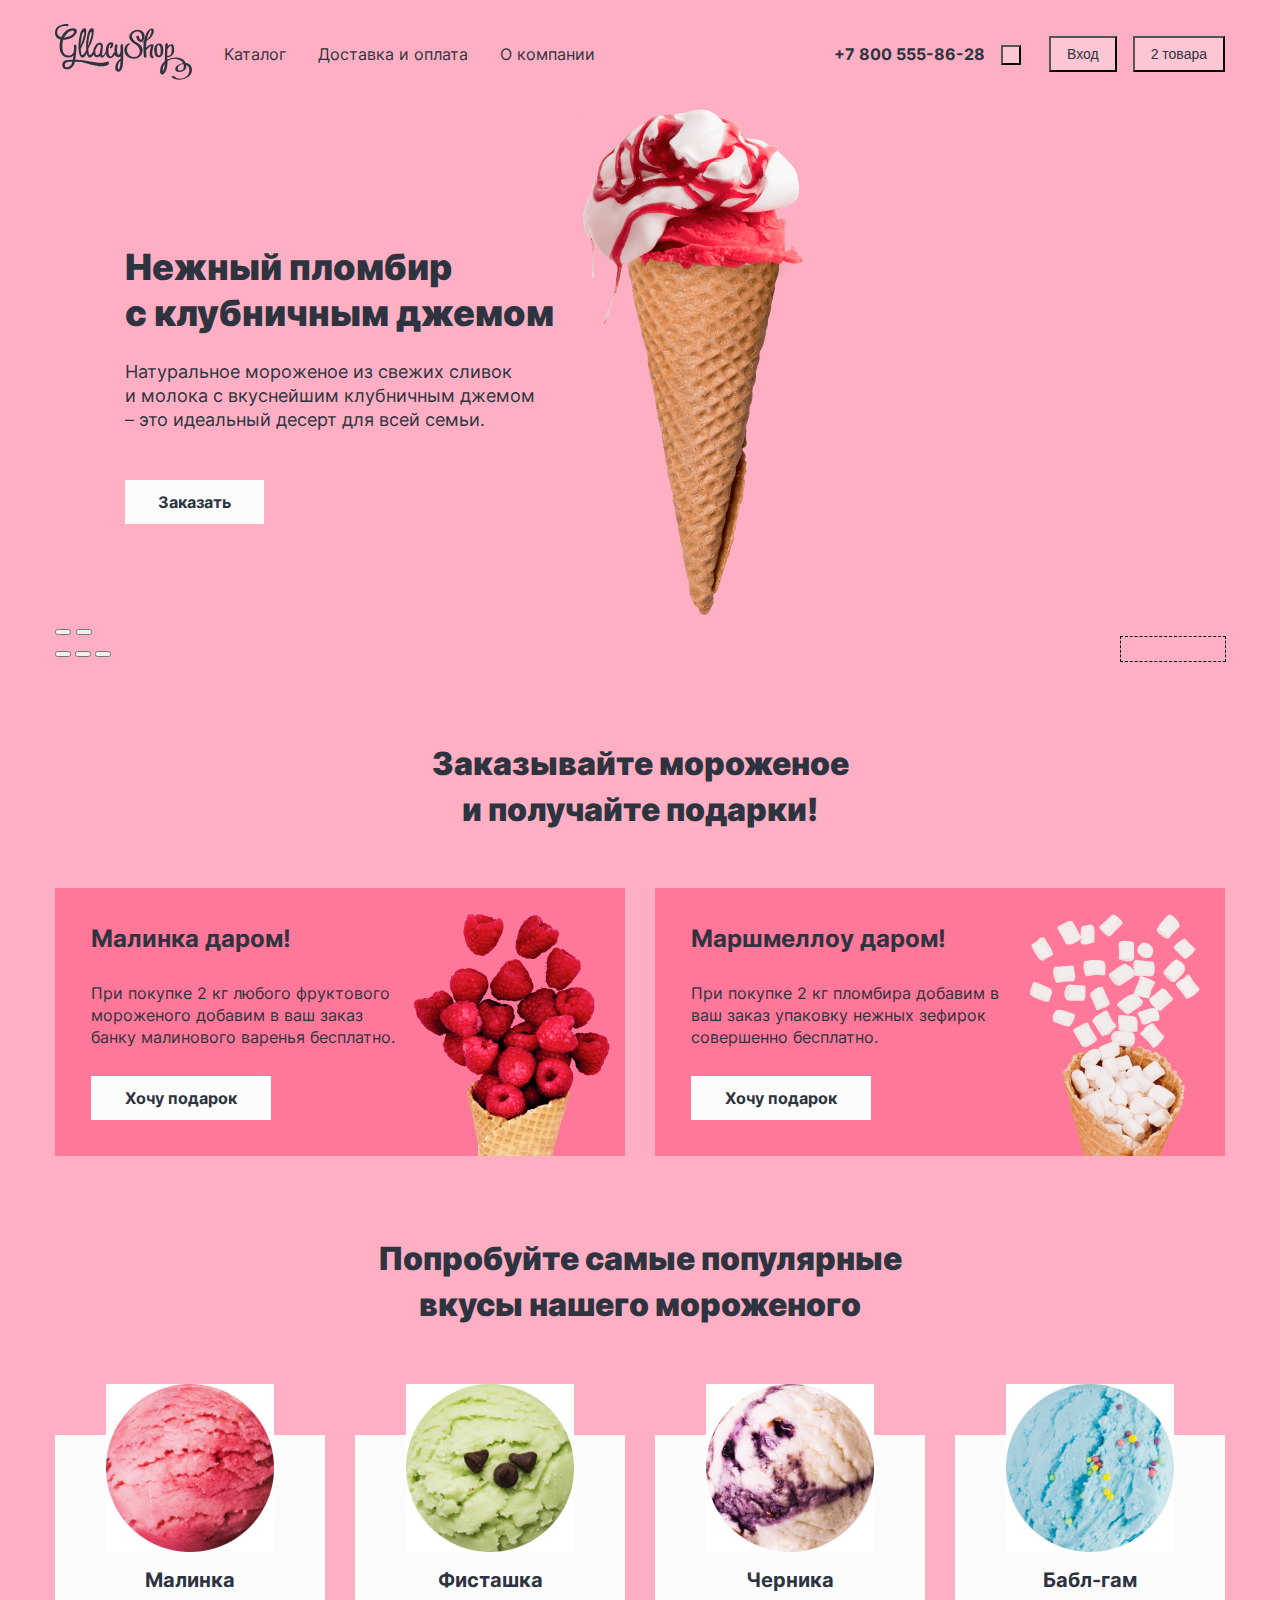
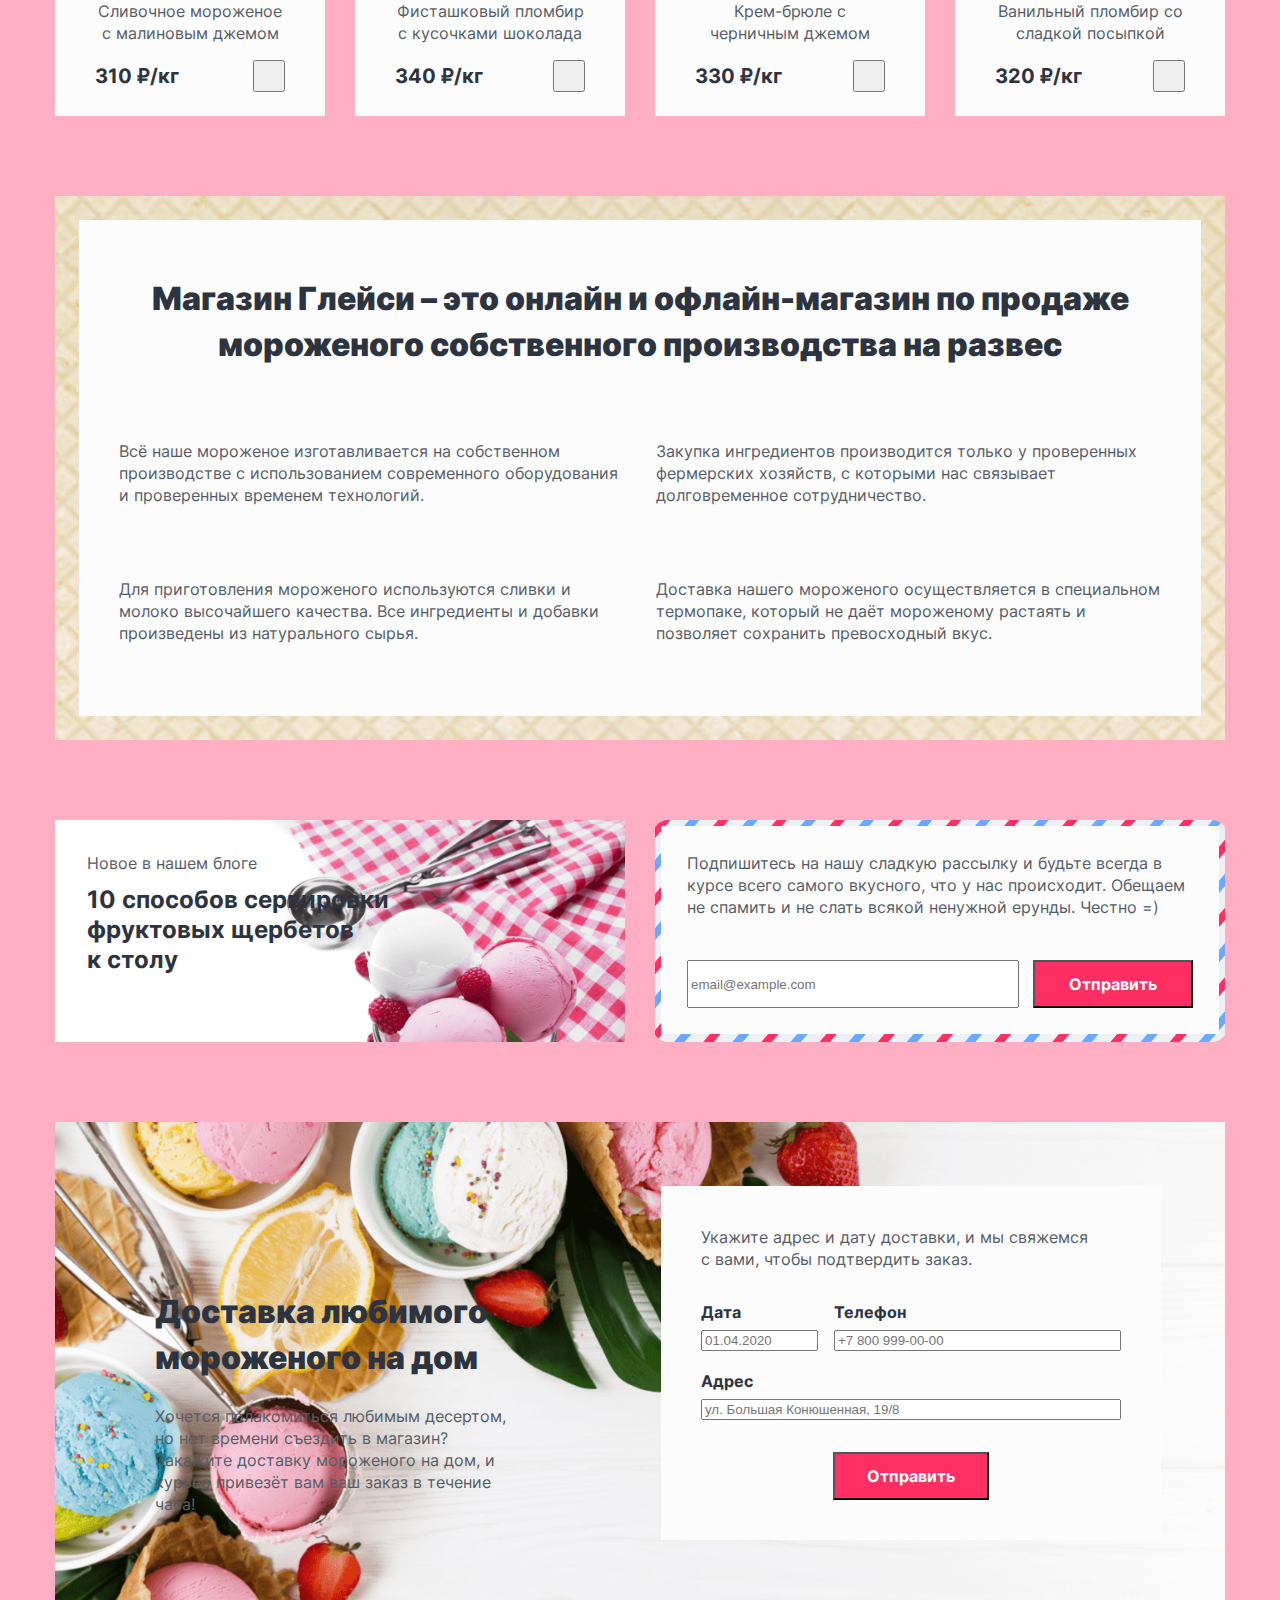
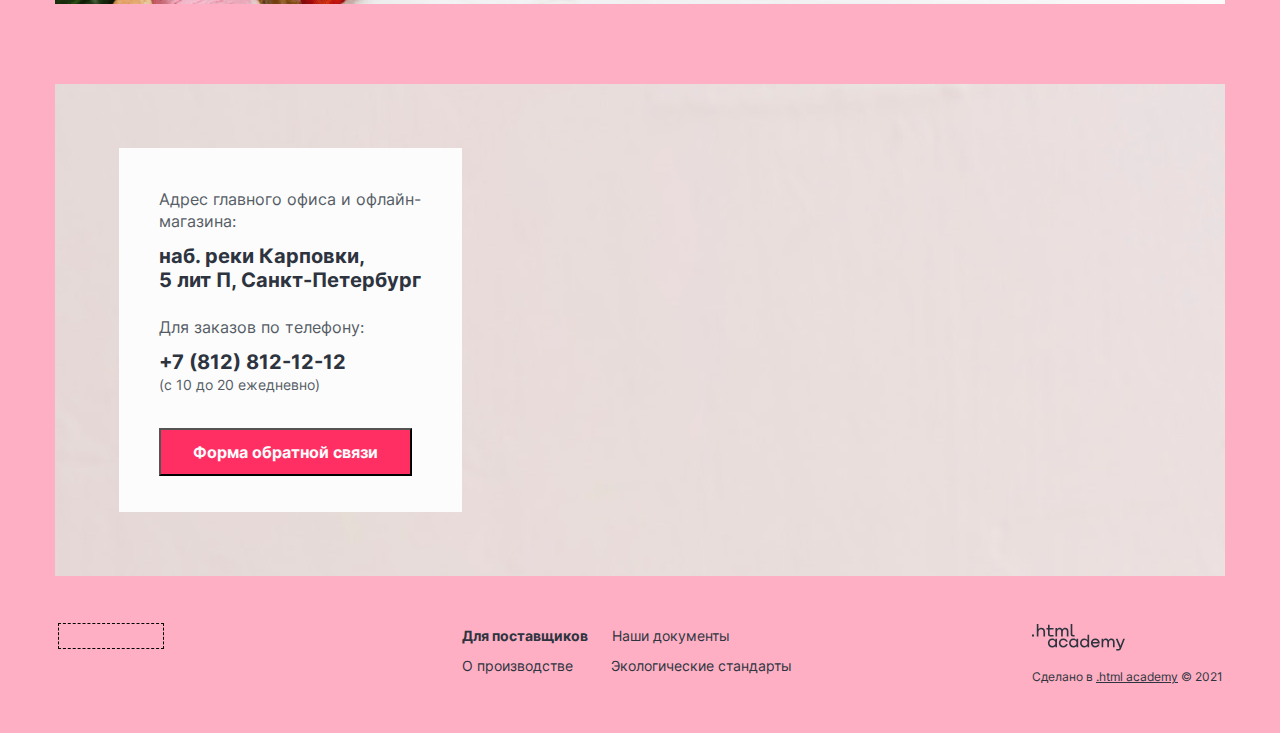
<file: 7/index.html>
<!DOCTYPE html>
<html lang="ru">
  <head>
    <meta charset="utf-8">
    <title>HTML Academy: Глейси</title>
    <link rel="stylesheet" href="styles/styles.css">
    <base href="https://htmlacademy-htmlcss.github.io/315091-gllacy-34/7/">
</head>
  <body>
    <header class="main-header">
      <nav class="navigation">
        <ul class="navigation-list">
          <li class="navigation-item">
            <a class="navigation-link" href="index.html">
              <img src="images/gllacy-logo.svg" width="137" height="56" alt="Логотип Глейси">
            </a>
          </li>
          <li class="navigation-item">
            <a class="navigation-link" href="catalog.html">Каталог</a>
          </li>
          <li class="navigation-item">
            <a class="navigation-link" href="#">Доставка и оплата</a>
          </li>
          <li class="navigation-item">
            <a class="navigation-link" href="#">О компании</a>
          </li>
        </ul>
      </nav>
      <div class="user-navigation">
        <ul class="user-navigation-list">
          <li class="user-navigation-item">
            <a class="user-navigation-link" href="tel:78005558628">+7 800 555-86-28</a>
          </li>
          <li class="user-navigation-item">
            <button class="user-navigation-button" type="button">
              <span class="visually-hidden">Поиск</span>
            </button>
          </li>
          <li class="user-navigation-item">
            <button class="user-navigation-button" type="button">
              <span class="user-navigation-text">Вход</span>
            </button>
          </li>
          <li class="user-navigation-item">
            <button class="user-navigation-button" type="button">
              <span class="user-navigation-text">2 товара</span>
            </button>
          </li>
        </ul>
      </div>
    </header>

    <main class="main-container">
      <h1 class="visually-hidden">Магазин мороженого Глейси</h1>
      <section class="slider">
        <h2 class="visually-hidden">Промо мороженого</h2>
        <section class="slider-page">
          <h3 class="visually-hidden">Клубничное мороженое</h3>
          <div class="slider-text">
            <p class="slider-text-heading">Нежный пломбир <br> с клубничным джемом</p>
            <p class="slider-text-description">Натуральное мороженое из свежих сливок <br> и молока с вкуснейшим клубничным джемом <br> – это идеальный десерт для всей семьи.</p>
            <a class="slider-text-link" href="#">Заказать</a>
          </div>
          <img class="slider-image" src="images/slider-ice-cream-1.png" width="306" height="507" alt="Клубничное мороженое в рожке">
        </section>
        <!--
        <section class="slider-page">
          <h3 class="visually-hidden">Банановое мороженое</h3>
          <div class="slider-text">
            <p class="slider-text-heading">Сливочное мороженое со вкусом банана</p>
            <p class="slider-text-description">Сливочное мороженое с ярким банановым вкусом подарит вам свежесть и наслаждение даже в самый жаркий летний день. </p>
            <a class="slider-text-link" href="#">Заказать</a>
          </div>
          <img class="slider-image" src="images/slider-ice-cream-2.png" width="306" height="507" alt="Банановое мороженое в рожке">
        </section>
        <section class="slider-page">
          <h3 class="visually-hidden">Карамельное мороженое</h3>
          <div class="slider-text">
            <p class="slider-text-heading">Карамельный пломбир с маршмеллоу</p>
            <p class="slider-text-description">Необычный сладкий десерт с карамельным топпингом и кусочками зефира завоюет сердца сладкоежек всех возрастов.</p>
            <a class="slider-text-link" href="#">Заказать</a>
          </div>
          <img class="slider-image" src="images/slider-ice-cream-3.png" width="306" height="507" alt="Карамельное мороженое в рожке">
        </section>
        -->
        <div class="slider-arrows-buttons">
          <button type="button">
            <span class="visually-hidden">Предыдущий слайд</span>
          </button>
          <button type="button">
            <span class="visually-hidden">Следующий слайд</span>
          </button>
        </div>
        <div class="slider-pagination-social-wrapper">
          <ol class="slider-pagination">
            <li class="slider-pagination-item">
              <button type="button">
                <span class="visually-hidden">Клубничное мороженое</span>
              </button>
            </li>
            <li class="slider-pagination-item">
              <button type="button">
                <span class="visually-hidden">Банановое мороженое</span>
              </button>
            </li>
            <li class="slider-pagination-item">
              <button type="button">
                <span class="visually-hidden">Карамельное мороженое</span>
              </button>
            </li>
          </ol>
          <section class="social social-slider">
            <h3 class="visually-hidden">Социальные сети</h3>
            <ul class="social-list">
              <li class="social-item">
                <a class="social-link" href="https://t.me/htmlacademy">
                  <span class="visually-hidden">Телеграм</span>
                </a>
              </li>
              <li class="social-item">
                <a class="social-link" href="https://vk.com/htmlacademy">
                  <span class="visually-hidden">Вконтакте</span>
                </a>
              </li>
              <li class="social-item">
                <a class="social-link" href="https://www.youtube.com/user/htmlacademyru">
                  <span class="visually-hidden">Ютуб</span>
                </a>
              </li>
            </ul>
          </section>
        </div>
      </section>
      <section class="promo-presents">
        <h2 class="visually-hidden">Промо подарков к мороженому</h2>
        <p class="promo-presents-heading">Заказывайте мороженое<br> и получайте подарки!</p>
        <div class="presents-promo-wrapper">
          <article class="present-item">
            <div class="present-item-wrapper">
              <h3 class="visually-hidden">Подарок малинка</h3>
              <p class="promo-item-heading">Малинка даром!</p>
              <p class="promo-item-description">При покупке 2 кг любого фруктового мороженого добавим в ваш заказ банку малинового варенья бесплатно.</p>
              <a class="present-item-link" href="#">Хочу подарок</a>
            </div>
            <img class="promo-present-image" src="images/promo-present-raspberry.png" width="219" height="268" alt="Много малины в рожке">
          </article>
          <article class="present-item">
            <div class="present-item-wrapper">
              <h3 class="visually-hidden">Подарок маршмеллоу</h3>
              <p class="promo-item-heading">Маршмеллоу даром!</p>
              <p class="promo-item-description">При покупке 2 кг пломбира добавим в ваш заказ упаковку нежных зефирок совершенно бесплатно.</p>
              <a class="present-item-link" href="#">Хочу подарок</a>
            </div>
            <img class="promo-present-image" src="images/promo-present-marshmellow.png" width="219" height="268" alt="Много маршмеллоу в рожке">
          </article>
        </div>
      </section>
      <section class="promo-popular">
        <h2 class="visually-hidden">Популярные вкусы</h2>
        <p class="promo-popular-heading">Попробуйте самые популярные<br> вкусы нашего мороженого</p>
        <ul class="product-list">
          <li class="product-item product-item-index-page">
            <article class="product">
              <img class="product-image" src="images/ice-cream-raspberry.jpg" width="168" height="168" alt="Малиновое мороженое">
                <div class="product-text-wrapper">
                <h3 class="product-name">Малинка</h3>
                <p class="product-description">Сливочное мороженое с малиновым джемом</p>
                <div class="product-price-button-wrapper">
                  <span class="product-price"> 310 &#8381;/кг</span>
                  <button class="product-button" type="button">
                    <span class="visually-hidden">Добавить в корзину</span>
                  </button>
                </div>
              </div>
            </article>
          </li>
          <li class="product-item product-item-index-page">
            <article class="product">
              <img class="product-image" src="images/ice-cream-pistachio.jpg" width="168" height="168" alt="Фисташковое мороженое с кусочками шоколада">
              <div class="product-text-wrapper">
                <h3 class="product-name">Фисташка</h3>
                <p class="product-description">Фисташковый пломбир с кусочками шоколада</p>
                <div class="product-price-button-wrapper">
                  <span class="product-price">340 &#8381;/кг</span>
                  <button class="product-button" type="button">
                    <span class="visually-hidden">Добавить в корзину</span>
                  </button>
                </div>
              </div>
            </article>
          </li>
          <li class="product-item product-item-index-page">
            <article class="product">
              <img class="product-image" src="images/ice-cream-blueberry.jpg" width="168" height="168" alt="Крем-брюле с черничным джемом">
              <div class="product-text-wrapper">
                <h3 class="product-name">Черника</h3>
                <p class="product-description">Крем-брюле с черничным джемом</p>
                <div class="product-price-button-wrapper">
                  <span class="product-price">330 &#8381;/кг</span>
                  <button class="product-button" type="button">
                    <span class="visually-hidden">Добавить в корзину</span>
                  </button>
                </div>
              </div>
            </article>
          </li>
          <li class="product-item product-item-index-page">
            <article class="product">
              <img class="product-image" src="images/ice-cream-bubble-gum.jpg" width="168" height="168" alt="Пломбир голубого цвета с цветной посыпкой">
              <div class="product-text-wrapper">
                <h3 class="product-name">Бабл-гам</h3>
                <p class="product-description">Ванильный пломбир со сладкой посыпкой</p>
                <div class="product-price-button-wrapper">
                  <span class="product-price"> 320 &#8381;/кг</span>
                  <button class="product-button" type="button">
                    <span class="visually-hidden">Добавить в корзину</span>
                  </button>
                </div>
              </div>
            </article>
          </li>
        </ul>
      </section>
      <div class="advantages-wrapper">
        <div class="advantages-waffle-wrapper">
          <section class="advantages">
            <h2 class="visually-hidden">Преимущества магазина Глейси</h2>
            <p class="advantages-heading">Магазин Глейси – это онлайн и офлайн-магазин по продаже мороженого собственного производства на развес</p>
            <ul class="advantages-list">
              <li class="advantages-item">
                <p сlass="advantages-description">Всё наше мороженое изготавливается на собственном производстве
                  с использованием современного оборудования и проверенных временем технологий.</p>
              </li>
              <li class="advantages-item">
                <p сlass="advantages-description">Закупка ингредиентов производится только у проверенных фермерских хозяйств, с которыми
                  нас связывает долговременное сотрудничество.</p>
              </li>
              <li class="advantages-item">
                <p сlass="advantages-description">Для приготовления мороженого используются сливки и молоко высочайшего качества. Все ингредиенты
                  и добавки произведены из натурального сырья.</p>
              </li>
              <li class="advantages-item">
                <p сlass="advantages-description">Доставка нашего мороженого осуществляется в специальном термопаке, который не даёт мороженому растаять и позволяет
                  сохранить превосходный вкус.</p>
              </li>
            </ul>
          </section>
        </div>
      </div>
      <div class="new-post-subscribe-wrapper">
        <article class="new-post">
          <h2 class="visually-hidden">Новый пост в блоге</h2>
          <p class="new-post-text">Новое в нашем блоге</p>
          <a class="new-post-link" href="#">10 способов сервировки <br> фруктовых щербетов <br> к столу</a>
        </article>
        <div class="subscribe-wrapper">
          <section class="subscribe">
            <h2 class="visually-hidden">Подписка</h2>
            <p class="subscribe-text">Подпишитесь на нашу сладкую рассылку и будьте всегда в курсе всего самого вкусного, что у нас происходит.
              Обещаем не спамить и не слать всякой ненужной ерунды. Честно =)</p>
            <form class="subscribe-form" action="https://echo.htmlacademy.ru/" method="post">
              <input class="subscribe-email-field" type="email" id="email-field" name="email" placeholder="email@example.com">
              <button class="subscribe-button" type="submit">Отправить</button>
            </form>
          </section>
        </div>
      </div>
      <section class="delivery">
        <div class="delivery-wrapper">
          <h2 class="visually-hidden">Доставка</h2>
          <div class="delivery-promo">
            <p class="delivery-heading">Доставка любимого мороженого на дом</p>
            <p class="delivery-description">Хочется полакомиться любимым десертом, <br> но нет времени съездить в магазин?
              Закажите доставку мороженого на дом, и курьер привезёт вам ваш заказ в течение часа!</p>
          </div>
          <div class="delivery-order">
            <p class="delivery-order-text">Укажите адрес и дату доставки, и мы свяжемся <br> с вами, чтобы подтвердить заказ.</p>
            <form class="delivery-form" action="https://echo.htmlacademy.ru/" method="post">
              <p class="delivery-form-date">
                <label class="delivery-form-date-text" for="date">Дата</label>
                <input type="text" name="delivery-date" id="date" placeholder="01.04.2020" required>
              </p>
              <p class="delivery-form-telephone">
                <label class="delivery-form-telephone-text" for="telephone">Телефон</label>
                <input type="tel" name="delivery-telephone" id="telephone" placeholder="+7 800 999-00-00" required>
              </p>
              <p class="delivery-form-address">
                <label class="delivery-form-address-text" for="address">Адрес</label>
                <input type="text" name="address" id="address" placeholder="ул. Большая Конюшенная, 19/8" required>
              </p>
              <button class="delivery-button" type="submit">Отправить</button>
            </form>
          </div>
        </div>
      </section>
      <section class="info">
        <div class="info-wrapper">
          <div class="info-about-shop-wrapper">
            <h2 class="visually-hidden">Информация о магазине</h2>
            <p class="info-adress-text">Адрес главного офиса и офлайн-магазина:</p>
            <p class="info-address">наб. реки Карповки, <br> 5 лит П, Санкт-Петербург</p>
            <p class="info-telephone-text">Для заказов по телефону:</p>
            <a class="info-telephone" href="tel:+78128121212">+7 (812) 812-12-12</a>
            <p class="info-working-hours">(с 10 до 20 ежедневно)</p>
            <button class="info-button" type="button">Форма обратной связи</button>
          </div>
        </div>
      </section>
    </main>

    <footer class="main-footer">
      <section class="social social-footer">
        <h3 class="visually-hidden">Социальные сети</h3>
        <ul class="social-list">
          <li class="social-item">
            <a class="social-link" href="https://t.me/htmlacademy">
              <span class="visually-hidden">Телеграм</span>
            </a>
          </li>
          <li class="social-item">
            <a class="social-link" href="https://vk.com/htmlacademy">
              <span class="visually-hidden">Вконтакте</span>
            </a>
          </li>
          <li class="social-item">
            <a class="social-link" href="https://www.youtube.com/user/htmlacademyru">
              <span class="visually-hidden">Ютуб</span>
            </a>
          </li>
        </ul>
      </section>
      <div class="documents">
        <ul class="documents-list">
          <li class="documents-item with-heart">
            <a class="documents-link" href="#">Для поставщиков</a>
          </li>
          <li class="documents-item">
            <a class="documents-link" href="#">Наши документы</a>
          </li>
          <li class="documents-item">
            <a class="documents-link" href="#">О производстве</a>
          </li>
          <li class="documents-item">
            <a class="documents-link" href="#">Экологические стандарты</a>
          </li>
        </ul>
      </div>
      <div class="made-by">
        <a class="made-by-link" href="https://htmlacademy.ru/">
          <img src="images/logo-htmlacademy.svg" width="93" height="27" alt="Логотип HTMLAcademy">
        </a>
        <span>Сделано в</span>
        <a class="made-by-text-link" href="https://htmlacademy.ru/">.html academy</a>
        <span>&copy; 2021</span>
      </div>
    </footer>
  </body>
</html>
</file>
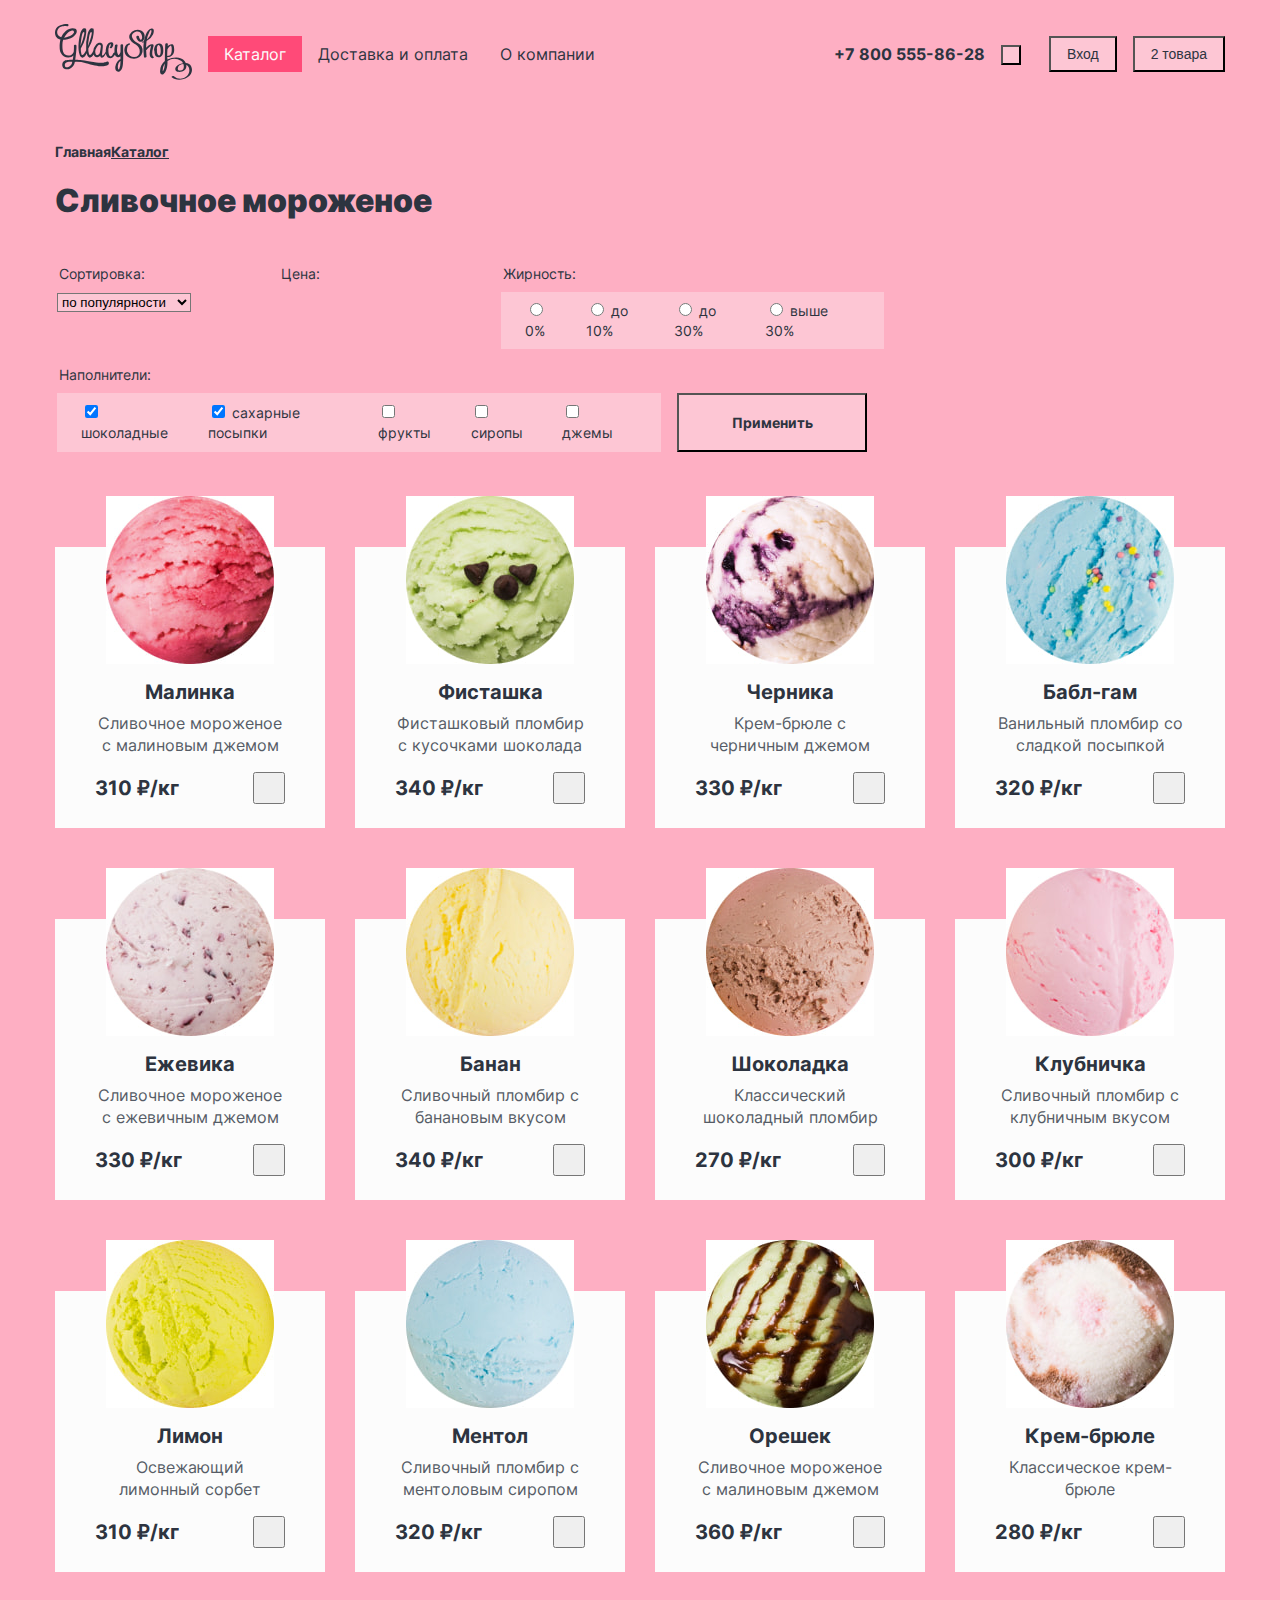
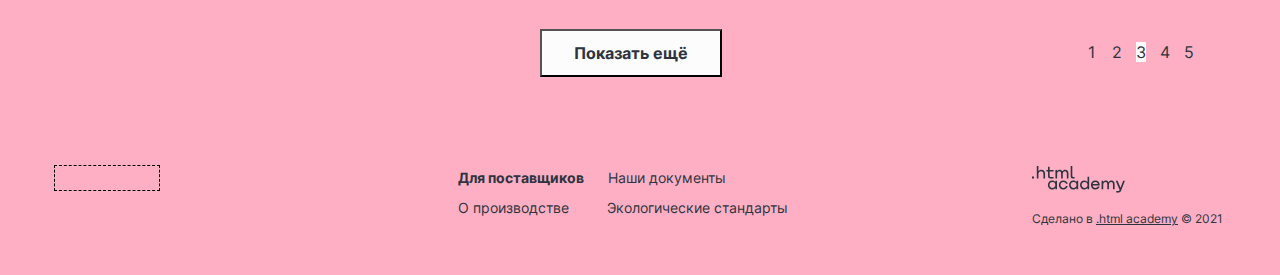
<file: catalog.html>
<!DOCTYPE html>
<html lang="ru">
  <head>
    <meta charset="utf-8">
    <title>HTML Academy: Глейси</title>
    <link rel="stylesheet" href="styles/styles.css">
  </head>
  <body>
    <header class="main-header">
      <nav class="navigation">
        <ul class="navigation-list">
          <li class="navigation-item">
            <a class="navigation-link" href="index.html">
              <img src="images/gllacy-logo.svg" width="137" height="56" alt="Логотип Глейси">
            </a>
          </li>
          <li class="navigation-item">
            <a class="navigation-link on-catalog-page" href="catalog.html">Каталог</a>
          </li>
          <li class="navigation-item">
            <a class="navigation-link" href="#">Доставка и оплата</a>
          </li>
          <li class="navigation-item">
            <a class="navigation-link" href="#">О компании</a>
          </li>
        </ul>
      </nav>
      <div class="user-navigation">
        <ul class="user-navigation-list">
          <li class="user-navigation-item">
            <a class="user-navigation-link" href="tel:78005558628">+7 800 555-86-28</a>
          </li>
          <li class="user-navigation-item">
            <button class="user-navigation-button" type="button">
              <span class="visually-hidden">Поиск</span>
            </button>
          </li>
          <li class="user-navigation-item">
            <button class="user-navigation-button" type="button">
              <span class="user-navigation-text">Вход</span>
            </button>
          </li>
          <li class="user-navigation-item">
            <button class="user-navigation-button" type="button">
              <span class="user-navigation-text">2 товара</span>
            </button>
          </li>
        </ul>
      </div>
    </header>

    <main class="main-container">
      <section class="catalog">
        <ul class="breadcrumbs-list">
          <li class="breadcrumbs-item">
            <a class="breadcrumbs-link to-main-link" href="index.html">Главная</a>
          </li>
          <li class="breadcrumbs-item">
            <a class="breadcrumbs-link" href="#">Каталог</a>
          </li>
        </ul>
        <h1 class="catalog-heading">Сливочное мороженое</h1>
        <section class="sort">
          <h2 class="visually-hidden">Фильтр мороженого</h2>
          <form class="sort-form" action="https://echo.htmlacademy.ru/" method="get">
            <fieldset class="fieldset-sort">
              <legend class="fieldset-sort-text">Сортировка:</legend>
              <select class="sort-by" id="sort-by" name="sort-by">
                <option value="by-popularity">по популярности</option>
                <option value="by-cheap">сначала дешёвые</option>
                <option value="by-expensive">сначала дорогие</option>
                <option value="by-new">новинки</option>
              </select>
            </fieldset>

            <fieldset class="fieldset-price">
              <legend class="fieldset-price-text">Цена:</legend>
            </fieldset>

            <fieldset class="fieldset-fat">
              <legend class="fieldset-fat-text">Жирность:</legend>
              <ul class="fat-list">
                <li class="fat-item">
                  <input id="nonfat" type="radio" name="fat" value="nonfat">
                  <label for="nonfat">0%</label>
                </li>
                <li class="fat-item">
                  <input id="up-to-ten" type="radio" name="fat" value="up-to-ten">
                  <label for="up-to-ten">до 10%</label>
                </li>
                <li class="fat-item">
                  <input id="up-to-thirty" type="radio" name="fat" value="up-to-thirty">
                  <label for="up-to-thirty">до 30%</label>
                </li>
                <li class="fat-item">
                  <input id="above-thirty" type="radio" name="fat" value="above-thirty">
                  <label for="above-thirty">выше 30%</label>
                </li>
              </ul>
            </fieldset>

            <fieldset class="fieldset-fillers">
              <legend class="fieldset-fillers-text">Наполнители:</legend>
              <ul class="fillers-list">
                <li class="fillers-item">
                  <input id="chocolate" type="checkbox" name="chocolate" checked>
                  <label for="chocolate">шоколадные</label>
                </li>
                <li class="fillers-item">
                  <input id="sugar-sprinkles" type="checkbox" name="sugar-sprinkle" checked>
                  <label for="sugar-sprinkles">сахарные посыпки</label>
                </li>
                <li class="fillers-item">
                  <input id="fruits" type="checkbox" name="fruit">
                  <label for="fruits">фрукты</label>
                </li>
                <li class="fillers-item">
                  <input id="syrups" type="checkbox" name="syrup">
                  <label for="syrups">сиропы</label>
                </li>
                <li class="fillers-item">
                  <input id="jams" type="checkbox" name="jam">
                  <label for="jams">джемы</label>
                </li>
              </ul>
            </fieldset>
            <button class="sort-form-button" type="submit">Применить</button>
          </form>
        </section>

        <section class="products">
          <h2 class="visually-hidden">Каталог мороженого</h2>
          <ul class="product-list">
            <li class="product-item">
              <article class="product">
                <img class="product-image" src="images/ice-cream-raspberry.jpg" width="168" height="168" alt="Малиновое мороженое">
                <div class="product-text-wrapper">
                  <h3 class="product-name">Малинка</h3>
                  <p class="product-description">Сливочное мороженое с малиновым джемом</p>
                  <div class="product-price-button-wrapper">
                    <span class="product-price">310 &#8381;/кг</span>
                    <button class="product-button" type="button">
                      <span class="visually-hidden">Добавить в корзину</span>
                    </button>
                  </div>
                </div>
              </article>
            </li>
            <li class="product-item">
              <article class="product">
                <img class="product-image" src="images/ice-cream-pistachio.jpg" width="168" height="168" alt="Фисташковое мороженое с кусочками шоколада">
                <div class="product-text-wrapper">
                  <h3 class="product-name">Фисташка</h3>
                  <p class="product-description">Фисташковый пломбир с кусочками шоколада</p>
                  <div class="product-price-button-wrapper">
                    <span class="product-price">340 &#8381;/кг</span>
                    <button class="product-button" type="button">
                      <span class="visually-hidden">Добавить в корзину</span>
                    </button>
                  </div>
                </div>
              </article>
            </li>
            <li class="product-item">
              <article class="product">
                <img class="product-image" src="images/ice-cream-blueberry.jpg" width="168" height="168" alt="Крем-брюле с черничным джемом">
                <div class="product-text-wrapper">
                  <h3 class="product-name">Черника</h3>
                  <p class="product-description">Крем-брюле с черничным джемом</p>
                  <div class="product-price-button-wrapper">
                    <span class="product-price">330 &#8381;/кг</span>
                    <button class="product-button" type="button">
                      <span class="visually-hidden">Добавить в корзину</span>
                    </button>
                  </div>
                </div>
              </article>
            </li>
            <li class="product-item">
              <article class="product">
                <img class="product-image" src="images/ice-cream-bubble-gum.jpg" width="168" height="168" alt="Пломбир голубого цвета с цветной посыпкой">
                <div class="product-text-wrapper">
                  <h3 class="product-name">Бабл-гам</h3>
                  <p class="product-description">Ванильный пломбир со сладкой посыпкой</p>
                  <div class="product-price-button-wrapper">
                    <span class="product-price">320 &#8381;/кг</span>
                    <button class="product-button" type="button">
                      <span class="visually-hidden">Добавить в корзину</span>
                    </button>
                  </div>
                </div>
              </article>
            </li>
            <li class="product-item">
              <article class="product">
                <img class="product-image" src="images/ice-cream-blackberry.jpg" width="168" height="168" alt="Пломбир с ежевичным джемом">
                <div class="product-text-wrapper">
                  <h3 class="product-name">Ежевика</h3>
                  <p class="product-description">Сливочное мороженое с ежевичным джемом</p>
                  <div class="product-price-button-wrapper">
                    <span class="product-price">330 &#8381;/кг</span>
                    <button class="product-button" type="button">
                      <span class="visually-hidden">Добавить в корзину</span>
                    </button>
                  </div>
                </div>
              </article>
            </li>
            <li class="product-item">
              <article class="product">
                <img class="product-image" src="images/ice-cream-banana.jpg" width="168" height="168" alt="Банановый пломбир">
                <div class="product-text-wrapper">
                  <h3 class="product-name">Банан</h3>
                  <p class="product-description">Сливочный пломбир с банановым вкусом</p>
                  <div class="product-price-button-wrapper">
                    <span class="product-price">340 &#8381;/кг</span>
                    <button class="product-button" type="button">
                      <span class="visually-hidden">Добавить в корзину</span>
                    </button>
                  </div>
                </div>
              </article>
            </li>
            <li class="product-item">
              <article class="product">
                <img class="product-image" src="images/ice-cream-chocolate.jpg" width="168" height="168" alt="Шоколадный пломбир">
                <div class="product-text-wrapper">
                  <h3 class="product-name">Шоколадка</h3>
                  <p class="product-description">Классический шоколадный пломбир</p>
                  <div class="product-price-button-wrapper">
                    <span class="product-price">270 &#8381;/кг</span>
                    <button class="product-button" type="button">
                      <span class="visually-hidden">Добавить в корзину</span>
                    </button>
                  </div>
                </div>
              </article>
            </li>
            <li class="product-item">
              <article class="product">
                <img class="product-image" src="images/ice-cream-strawberry.jpg" width="168" height="168" alt="Клубничный пломбир">
                <div class="product-text-wrapper">
                  <h3 class="product-name">Клубничка</h3>
                  <p class="product-description">Сливочный пломбир с клубничным вкусом</p>
                  <div class="product-price-button-wrapper">
                    <span class="product-price">300 &#8381;/кг</span>
                    <button class="product-button" type="button">
                      <span class="visually-hidden">Добавить в корзину</span>
                    </button>
                  </div>
                </div>
              </article>
            </li>
            <li class="product-item">
              <article class="product">
                <img class="product-image" src="images/ice-cream-lemon.jpg" width="168" height="168" alt="Лимонный сорбет">
                <div class="product-text-wrapper">
                  <h3 class="product-name">Лимон</h3>
                  <p class="product-description">Освежающий лимонный сорбет</p>
                  <div class="product-price-button-wrapper">
                    <span class="product-price">310 &#8381;/кг</span>
                    <button class="product-button" type="button">
                      <span class="visually-hidden">Добавить в корзину</span>
                    </button>
                  </div>
                </div>
              </article>
            </li>
            <li class="product-item">
              <article class="product">
                <img class="product-image" src="images/ice-cream-menthol.jpg" width="168" height="168" alt="Пломбир с ментоловым сиропом">
                <div class="product-text-wrapper">
                  <h3 class="product-name">Ментол</h3>
                  <p class="product-description">Сливочный пломбир с ментоловым сиропом</p>
                  <div class="product-price-button-wrapper">
                    <span class="product-price">320 &#8381;/кг</span>
                    <button class="product-button" type="button">
                      <span class="visually-hidden">Добавить в корзину</span>
                    </button>
                  </div>
                </div>
              </article>
            </li>
            <li class="product-item">
              <article class="product">
                <img class="product-image" src="images/ice-cream-nut.jpg" width="168" height="168" alt="Фисташковый пломбир с шоколадным сиропом">
                <div class="product-text-wrapper">
                  <h3 class="product-name">Орешек</h3>
                  <p class="product-description">Сливочное мороженое с малиновым джемом</p>
                  <div class="product-price-button-wrapper">
                    <span class="product-price"> 360 &#8381;/кг</span>
                    <button class="product-button" type="button">
                      <span class="visually-hidden">Добавить в корзину</span>
                    </button>
                  </div>
                </div>
              </article>
            </li>
            <li class="product-item">
              <article class="product">
                <img class="product-image" src="images/ice-cream-creme-brulee.jpg" width="168" height="168" alt="Мороженое крем-брюле">
                <div class="product-text-wrapper">
                  <h3 class="product-name">Крем-брюле</h3>
                  <p class="product-description">Классическое крем-брюле </p>
                  <div class="product-price-button-wrapper">
                    <span class="product-price"> 280 &#8381;/кг</span>
                    <button class="product-button" type="button">
                      <span class="visually-hidden">Добавить в корзину</span>
                    </button>
                  </div>
                </div>
              </article>
            </li>
          </ul>
        </section>
        <div class="show-more-pagination-wrapper">
          <button class="show-more-button">Показать ещё</button>
          <section class="pagination">
            <h2 class="visually-hidden">Пагинация</h2>
            <ul class="pagination-list">
              <li class="pagination-item">
                <a class="pagination-link" href="#">
                  <span class="visually-hidden">Предыдущая страница</span>
                </a>
              </li>
              <li class="pagination-item">
                <a class="pagination-link" href="#">1</a>
              </li>
              <li class="pagination-item">
                <a class="pagination-link" href="#">2</a>
              </li>
              <li class="pagination-item">
                <a class="pagination-link on-third-page" href="#">3</a>
              </li>
              <li class="pagination-item">
                <a class="pagination-link" href="#">4</a>
              </li>
              <li class="pagination-item">
                <a class="pagination-link" href="#">5</a>
              </li>
              <li class="pagination-item">
                <a class="pagination-link" href="#">
                  <span class="visually-hidden">Следующая страница</span>
                </a>
              </li>
            </ul>
          </section>
        </div>
      </section>
    </main>

    <footer class="main-footer">
      <section class="social">
        <h2 class="visually-hidden">Социальные сети</h2>
        <ul class="social-list">
          <li class="social-item">
            <a class="social-link" href="https://t.me/htmlacademy">
              <span class="visually-hidden">Телеграм</span>
            </a>
          </li>
          <li class="social-item">
            <a class="social-link" href="https://vk.com/htmlacademy">
              <span class="visually-hidden">Вконтакте</span>
            </a>
          </li>
          <li class="social-item">
            <a class="social-link" href="https://www.youtube.com/user/htmlacademyru">
              <span class="visually-hidden">Ютуб</span>
            </a>
          </li>
        </ul>
      </section>
      <div class="documents">
        <ul class="documents-list">
          <li class="documents-item with-heart">
            <a class="documents-link" href="#">Для поставщиков</a>
          </li>
          <li class="documents-item">
            <a class="documents-link" href="#">Наши документы</a>
          </li>
          <li class="documents-item">
            <a class="documents-link" href="#">О производстве</a>
          </li>
          <li class="documents-item">
            <a class="documents-link" href="#">Экологические стандарты</a>
          </li>
        </ul>
      </div>
      <div class="made-by">
        <a class="made-by-link" href="https://htmlacademy.ru/">
          <img src="images/logo-htmlacademy.svg" width="93" height="27" alt="Логотип HTMLAcademy">
        </a>
        <span>Сделано в</span>
        <a class="made-by-text-link" href="https://htmlacademy.ru/">.html academy</a>
        <span>&copy; 2021</span>
      </div>
    </footer>
  </body>
</html>
</file>
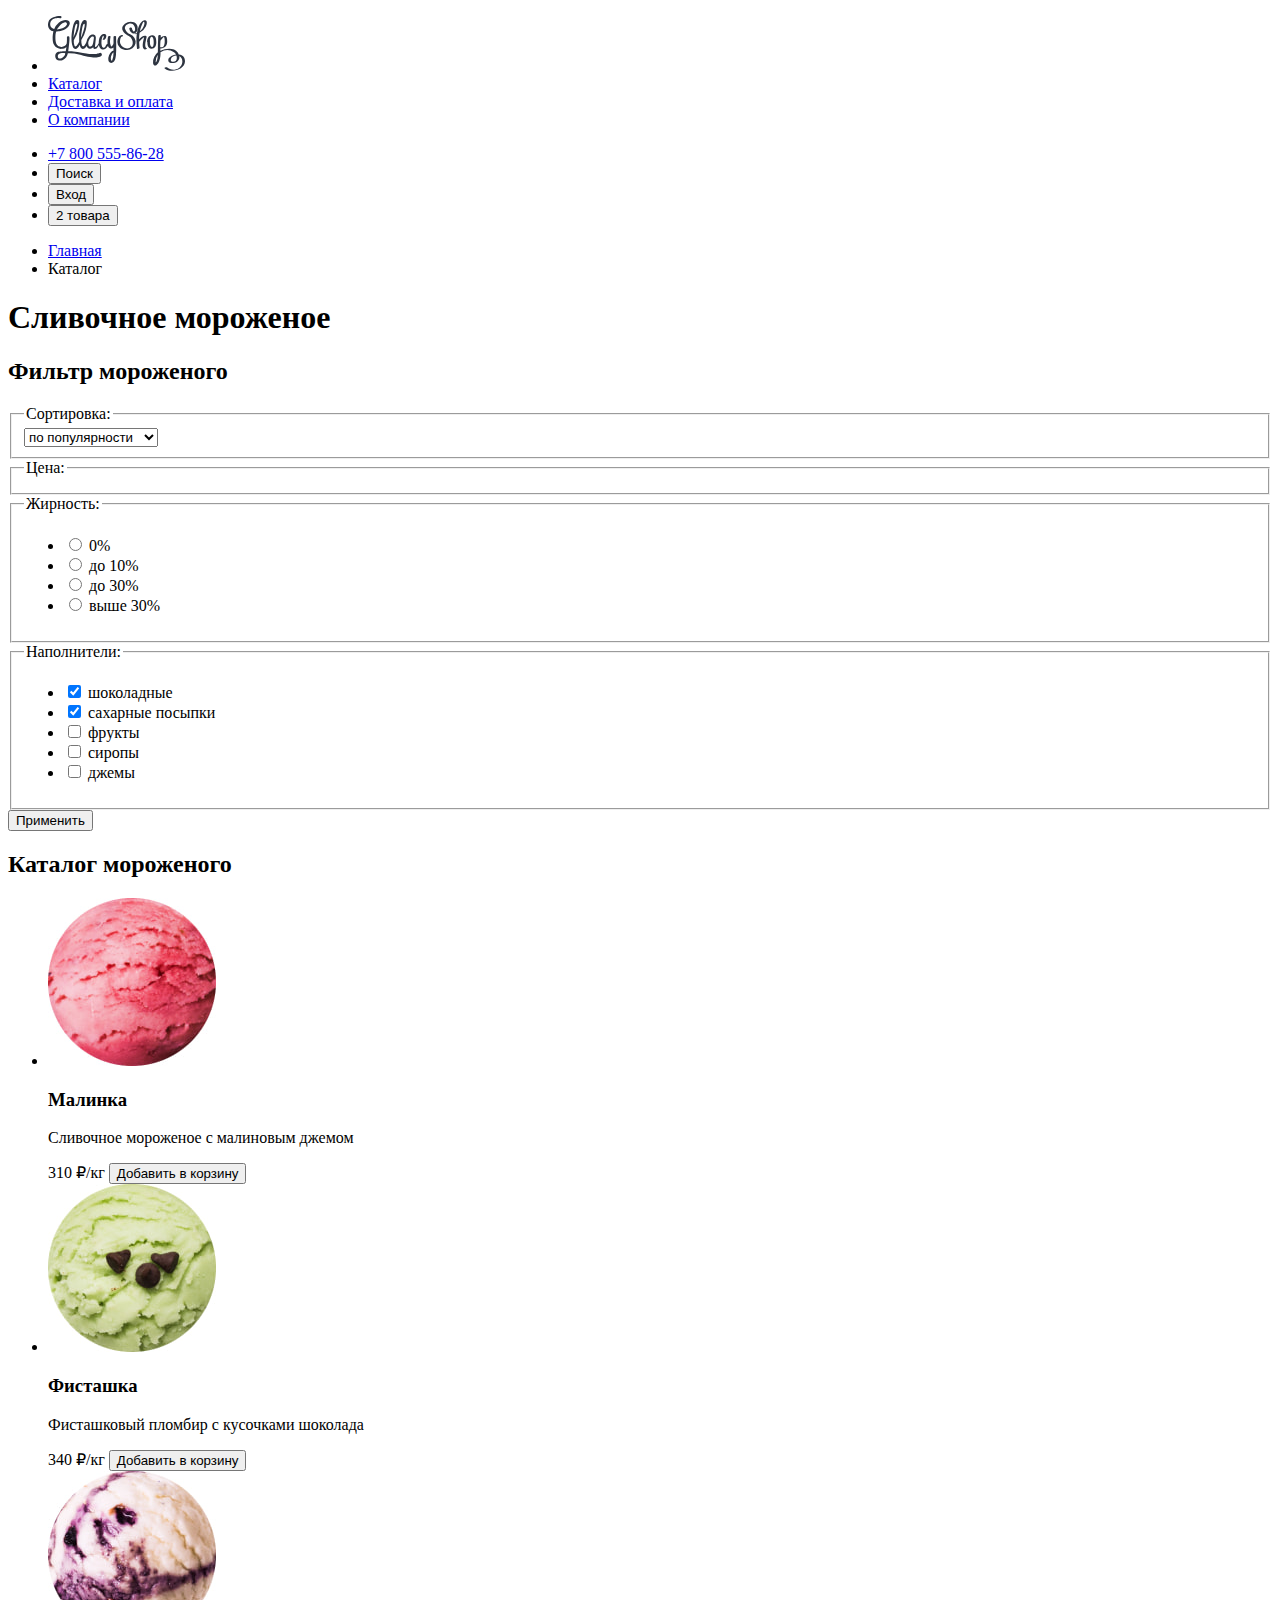
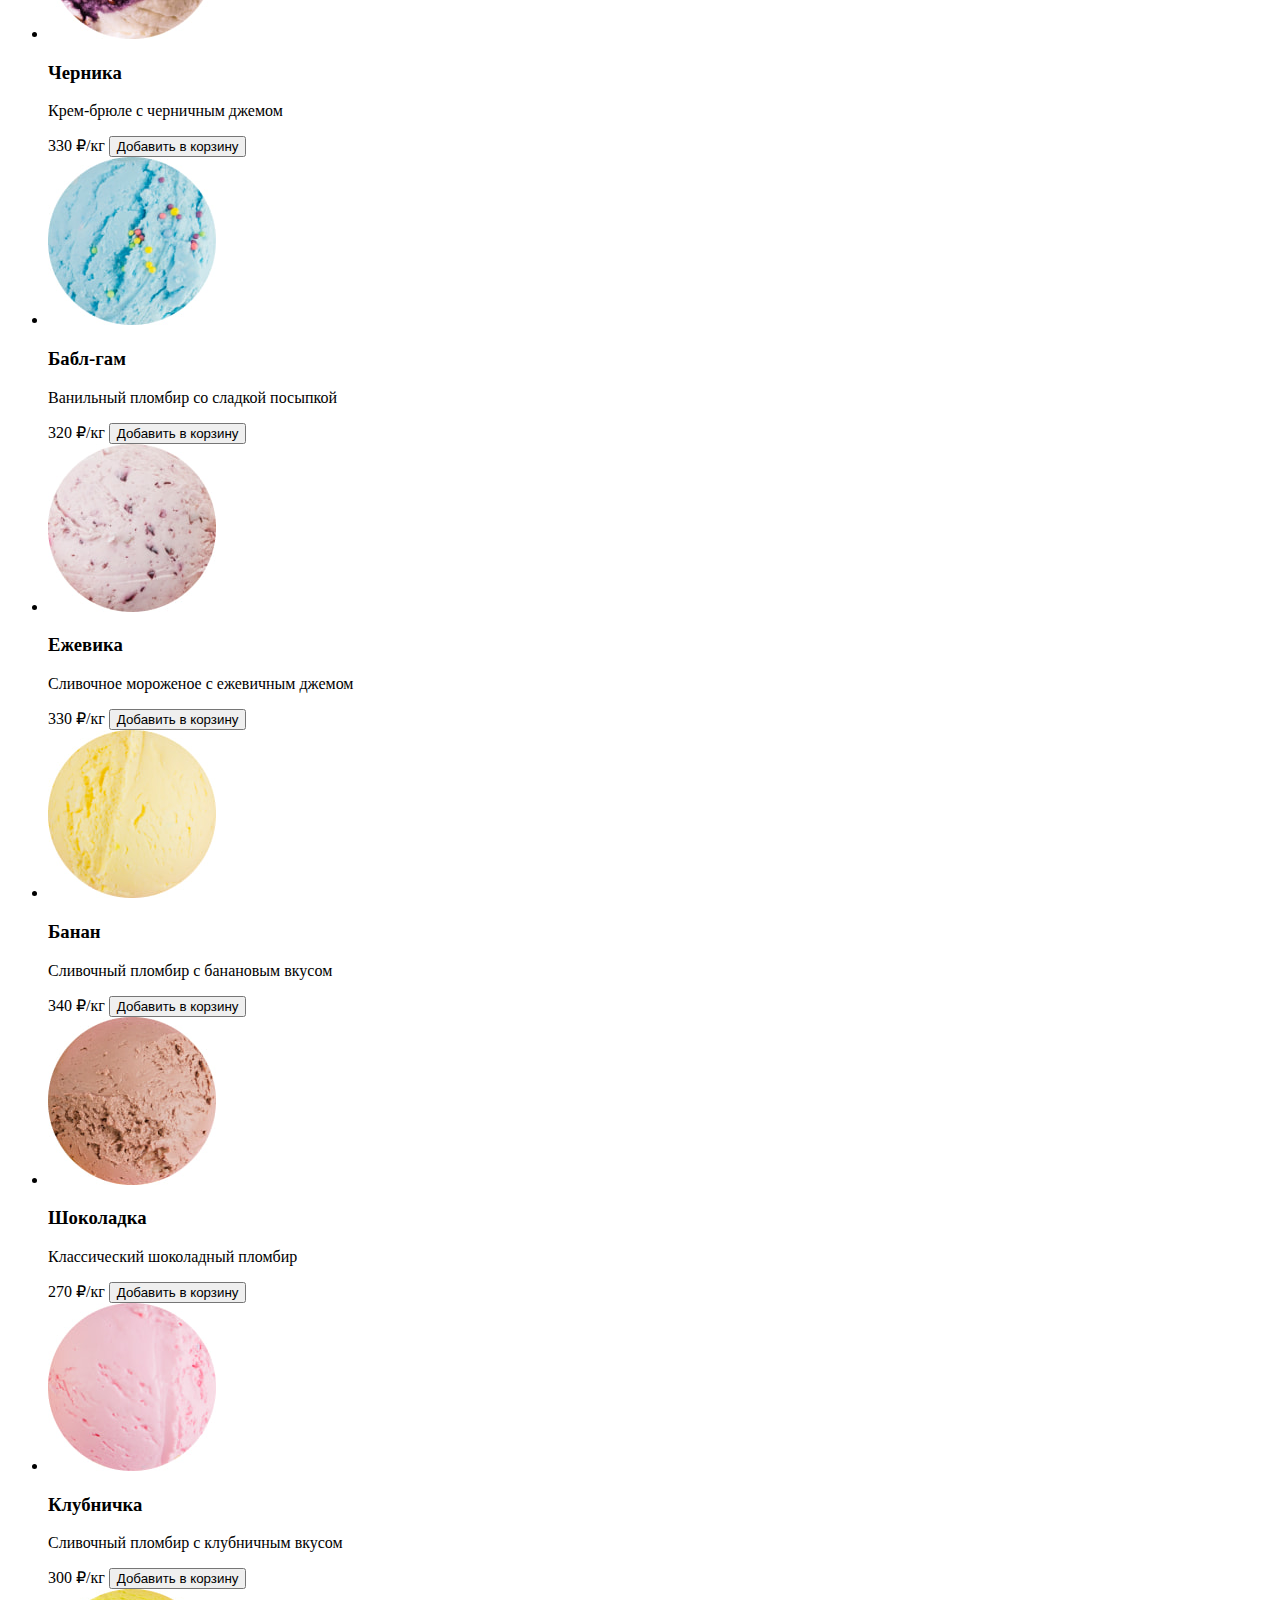
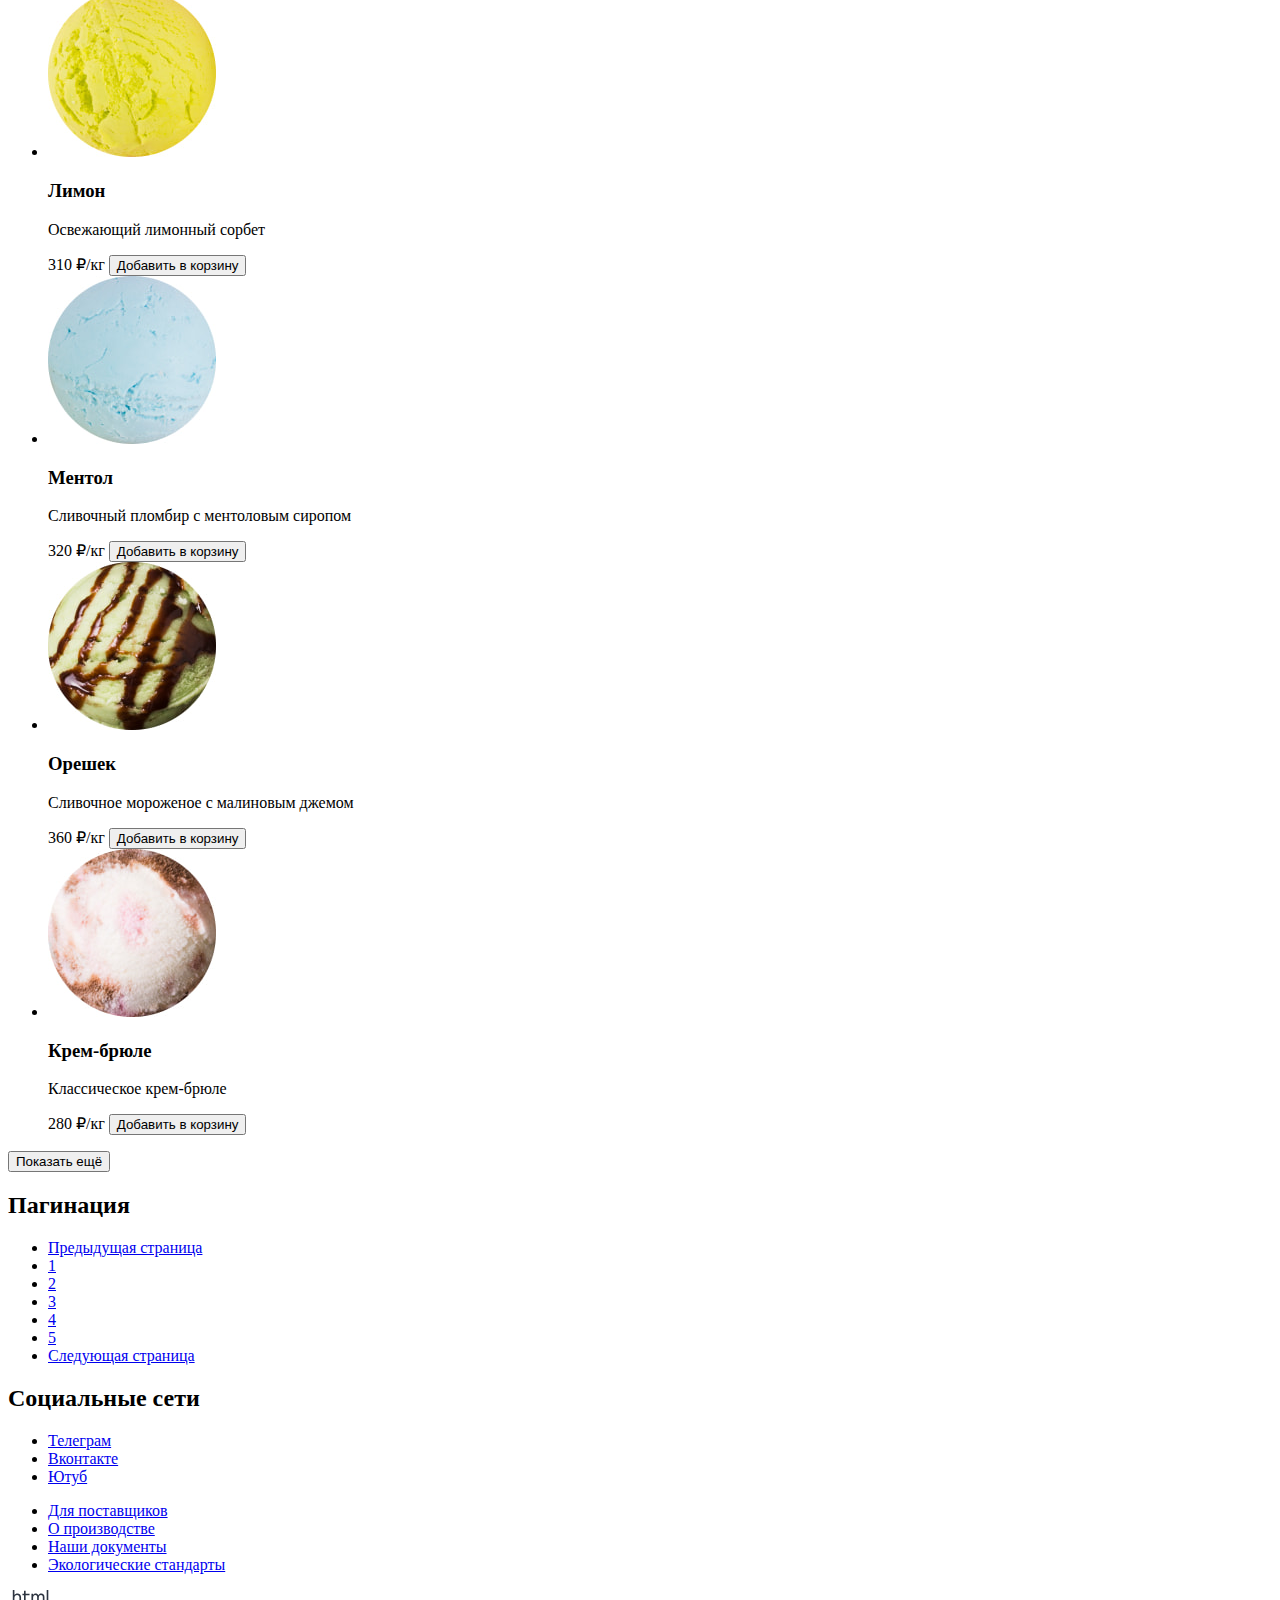
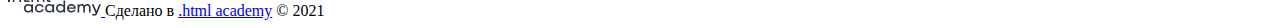
<file: 3/catalog.html>
<!DOCTYPE html>
<html lang="ru">
  <head>
    <meta charset="utf-8">
    <title>HTML Academy: Глейси</title>
    <base href="https://htmlacademy-htmlcss.github.io/315091-gllacy-34/3/">
</head>
  <body>
    <header class="main-header">
      <nav class="navigation">
        <ul class="navigation-list">
          <li class="navigation-item">
            <a class="navigation-link" href="index.html">
              <img src="images/gllacy_logo.svg" width="137" height="55,72" alt="Логотип Глейси">
            </a>
          </li>
          <li class="navigation-item">
            <a class="navigation-link" href="catalog.html">Каталог</a>
          </li>
          <li class="navigation-item">
            <a class="navigation-link" href="#">Доставка и оплата</a>
          </li>
          <li class="navigation-item">
            <a class="navigation-link" href="#">О компании</a>
          </li>
        </ul>
      </nav>
      <div class="user-navigation">
        <ul class="user-navigation-list">
          <li class="user-navigation-item">
            <a class="user-navigation-link" href="tel:78005558628">+7 800 555-86-28</a>
          </li>
          <li class="user-navigation-item">
            <button type="button">
              <span class="visually-hidden">Поиск</span>
            </button>
          </li>
          <li class="user-navigation-item">
            <button type="button">
              <span class="visually-hidden">Вход</span>
            </button>
          </li>
          <li class="user-navigation-item">
            <button type="button">
              <span class="visually-hidden">2 товара</span>
            </button>
          </li>
        </ul>
      </div>
    </header>

    <main>
      <section class="catalog">
        <ul class="breadcrumbs-list">
          <li class="breadcrumbs-item">
            <a class="breadcrumbs-link" href="index.html">Главная</a>
          </li>
          <li class="breadcrumbs-item">
            <a class="breadcrumbs-link">Каталог</a>
          </li>
        </ul>
        <h1>Сливочное мороженое</h1>
        <section class="sort">
          <h2 class="visually-hidden">Фильтр мороженого</h2>
          <form class="sort-form" action="https://echo.htmlacademy.ru/" method="get">
            <fieldset>
              <legend>Сортировка:</legend>
              <select id="sort-by" name="sort-by">
                <option value="by-popularity">по популярности</option>
                <option value="by-cheap">сначала дешёвые</option>
                <option value="by-expensive">сначала дорогие</option>
                <option value="by-new">новинки</option>
              </select>
            </fieldset>

            <fieldset>
              <legend>Цена:</legend>
            </fieldset>

            <fieldset>
              <legend>Жирность:</legend>
              <ul class="fat-list">
                <li class="fat-item">
                  <input id="nonfat" type="radio" name="fat" value="nonfat">
                  <label for="nonfat">0%</label>
                </li>
                <li class="fat-item">
                  <input id="up-to-ten" type="radio" name="fat" value="up-to-ten">
                  <label for="up-to-ten">до 10%</label>
                </li>
                <li class="fat-item">
                  <input id="up-to-thirty" type="radio" name="fat" value="up-to-thirty">
                  <label for="up-to-thirty">до 30%</label>
                </li>
                <li class="fat-item">
                  <input id="above-thirty" type="radio" name="fat" value="above-thirty">
                  <label for="above-thirty">выше 30%</label>
                </li>
              </ul>
            </fieldset>

            <fieldset>
              <legend>Наполнители:</legend>
              <ul class="fillers-list">
                <li class="fillers-item">
                  <input id="chocolate" type="checkbox" name="chocolate" checked>
                  <label for="chocolate">шоколадные</label>
                </li>
                <li class="fillers-item">
                  <input id="sugar-sprinkles" type="checkbox" name="sugar-sprinkle" checked>
                  <label for="sugar-sprinkles">сахарные посыпки</label>
                </li>
                <li class="fillers-item">
                  <input id="fruits" type="checkbox" name="fruit">
                  <label for="fruits">фрукты</label>
                </li>
                <li class="fillers-item">
                  <input id="syrups" type="checkbox" name="syrup">
                  <label for="syrups">сиропы</label>
                </li>
                <li class="fillers-item">
                  <input id="jams" type="checkbox" name="jam">
                  <label for="jams">джемы</label>
                </li>
              </ul>
            </fieldset>

            <button type="submit">Применить</button>
          </form>
        </section>

        <section class="products">
          <h2 class="visually-hidden">Каталог мороженого</h2>
          <ul class="product-list">
            <li class="product-item">
              <article class="product">
                <img src="images/ice-cream-raspberry.jpg" width="168" height="168" alt="Малиновое мороженое">
                <h3 class="visually-hidden">Малинка</h3>
                <p>Сливочное мороженое с малиновым джемом</p>
                <span>310 &#8381;/кг</span>
                <button type="button">
                  <span class="visually-hidden">Добавить в корзину</span>
                </button>
              </article>
            </li>
            <li class="product-item">
              <article class="product">
                <img src="images/ice-cream-pistachio.jpg" width="168" height="168" alt="Фисташковое мороженое с кусочками шоколада">
                <h3 class="visually-hidden">Фисташка</h3>
                <p>Фисташковый пломбир с кусочками шоколада</p>
                <span>340 &#8381;/кг</span>
                <button type="button">
                  <span class="visually-hidden">Добавить в корзину</span>
                </button>
              </article>
            </li>
            <li class="product-item">
              <article class="product">
                <img src="images/ice-cream-blueberry.jpg" width="168" height="168" alt="Крем-брюле с черничным джемом">
                <h3 class="visually-hidden">Черника</h3>
                <p>Крем-брюле с черничным джемом</p>
                <span>330 &#8381;/кг</span>
                <button type="button">
                  <span class="visually-hidden">Добавить в корзину</span>
                </button>
              </article>
            </li>
            <li class="product-item">
              <article class="product">
                <img src="images/ice-cream-bubble-gum.jpg" width="168" height="168" alt="Пломбир голубого цвета с цветной посыпкой">
                <h3 class="visually-hidden">Бабл-гам</h3>
                <p>Ванильный пломбир со сладкой посыпкой</p>
                <span>320 &#8381;/кг</span>
                <button type="button">
                  <span class="visually-hidden">Добавить в корзину</span>
                </button>
              </article>
            </li>
            <li class="product-item">
              <article class="product">
                <img src="images/ice-cream-blackberry.jpg" width="168" height="168" alt="Пломбир с ежевичным джемом">
                <h3 class="visually-hidden">Ежевика</h3>
                <p>Сливочное мороженое с ежевичным джемом</p>
                <span>330 &#8381;/кг</span>
                <button type="button">
                  <span class="visually-hidden">Добавить в корзину</span>
                </button>
              </article>
            </li>
            <li class="product-item">
              <article class="product">
                <img src="images/ice-cream-banana.jpg" width="168" height="168" alt="Банановый пломбир">
                <h3 class="visually-hidden">Банан</h3>
                <p>Сливочный пломбир с банановым вкусом</p>
                <span>340 &#8381;/кг</span>
                <button type="button">
                  <span class="visually-hidden">Добавить в корзину</span>
                </button>
              </article>
            </li>
            <li class="product-item">
              <article class="product">
                <img src="images/ice-cream-chocolate.jpg" width="168" height="168" alt="Шоколадный пломбир">
                <h3 class="visually-hidden">Шоколадка</h3>
                <p>Классический шоколадный пломбир</p>
                <span>270 &#8381;/кг</span>
                <button type="button">
                  <span class="visually-hidden">Добавить в корзину</span>
                </button>
              </article>
            </li>
            <li class="product-item">
              <article class="product">
                <img src="images/ice-cream-strawberry.jpg" width="168" height="168" alt="Клубничный пломбир">
                <h3 class="visually-hidden">Клубничка</h3>
                <p>Сливочный пломбир с клубничным вкусом</p>
                <span>300 &#8381;/кг</span>
                <button type="button">
                  <span class="visually-hidden">Добавить в корзину</span>
                </button>
              </article>
            </li>
            <li class="product-item">
              <article class="product">
                <img src="images/ice-cream-lemon.jpg" width="168" height="168" alt="Лимонный сорбет">
                <h3 class="visually-hidden">Лимон</h3>
                <p>Освежающий лимонный сорбет</p>
                <span>310 &#8381;/кг</span>
                <button type="button">
                  <span class="visually-hidden">Добавить в корзину</span>
                </button>
              </article>
            </li>
            <li class="product-item">
              <article class="product">
                <img src="images/ice-cream-menthol.jpg" width="168" height="168" alt="Пломбир с ментоловым сиропом">
                <h3 class="visually-hidden">Ментол</h3>
                <p>Сливочный пломбир с ментоловым сиропом</p>
                <span>320 &#8381;/кг</span>
                <button type="button">
                  <span class="visually-hidden">Добавить в корзину</span>
                </button>
              </article>
            </li>
            <li class="product-item">
              <article class="product">
                <img src="images/ice-cream-nut.jpg" width="168" height="168" alt="Фисташковый пломбир с шоколадным сиропом">
                <h3 class="visually-hidden">Орешек</h3>
                <p>Сливочное мороженое с малиновым джемом</p>
                <span> 360 &#8381;/кг</span>
                <button type="button">
                  <span class="visually-hidden">Добавить в корзину</span>
                </button>
              </article>
            </li>
            <li class="product-item">
              <article class="product">
                <img src="images/ice-cream-creme-brulee.jpg" width="168" height="168" alt="Мороженое крем-брюле">
                <h3 class="visually-hidden">Крем-брюле</h3>
                <p>Классическое крем-брюле </p>
                <span> 280 &#8381;/кг</span>
                <button type="button">
                  <span class="visually-hidden">Добавить в корзину</span>
                </button>
              </article>
            </li>
          </ul>
        </section>

        <button class="button">Показать ещё</button>

        <section class="pagination">
          <h2 class="visually-hidden">Пагинация</h2>
          <ul class="pagination-list">
            <li class="pagination-item">
              <a class="pagination-link" href="#">
                <span class="visually-hidden">Предыдущая страница</span>
              </a>
            </li>
            <li class="pagination-item">
              <a class="pagination-link" href="#">1</a>
            </li>
            <li class="pagination-item">
              <a class="pagination-link" href="#">2</a>
            </li>
            <li class="pagination-item">
              <a class="pagination-link" href="#">3</a>
            </li>
            <li class="pagination-item">
              <a class="pagination-link" href="#">4</a>
            </li>
            <li class="pagination-item">
              <a class="pagination-link" href="#">5</a>
            </li>
            <li class="pagination-item">
              <a class="pagination-link" href="#">
                <span class="visually-hidden">Следующая страница</span>
              </a>
            </li>
          </ul>
        </section>
      </section>
    </main>

    <footer class="main-footer">
      <section class="social">
        <h2 class="visually-hidden">Социальные сети</h2>
        <ul class="social-list">
          <li class="social-item">
            <a class="social-link" href="https://t.me/htmlacademy">
              <span class="visually-hidden">Телеграм</span>
            </a>
          </li>
          <li class="social-item">
            <a class="social-link" href="https://vk.com/htmlacademy">
              <span class="visually-hidden">Вконтакте</span>
            </a>
          </li>
          <li class="social-item">
            <a class="social-link" href="https://www.youtube.com/user/htmlacademyru">
              <span class="visually-hidden">Ютуб</span>
            </a>
          </li>
        </ul>
      </section>
      <div class="documents">
        <ul class="documents-list">
          <li class="documents-item">
            <a class="documents-link" href="#">Для поставщиков</a>
          </li>
          <li class="documents-item">
            <a class="documents-link" href="#">О производстве</a>
          </li>
          <li class="documents-item">
            <a class="documents-link" href="#">Наши документы</a>
          </li>
          <li class="documents-item">
            <a class="documents-link" href="#">Экологические стандарты</a>
          </li>
        </ul>
      </div>
      <div class="made-by">
        <a href="https://htmlacademy.ru/">
          <img src="images/logo_htmlacademy.svg" width="93" height="26,71" alt="Логотип HTMLAcademy">
        </a>
        <span>Сделано в</span>
        <a href="https://htmlacademy.ru/">.html academy</a>
        <span>&copy; 2021</span>
      </div>
    </footer>
  </body>
</html>
</file>
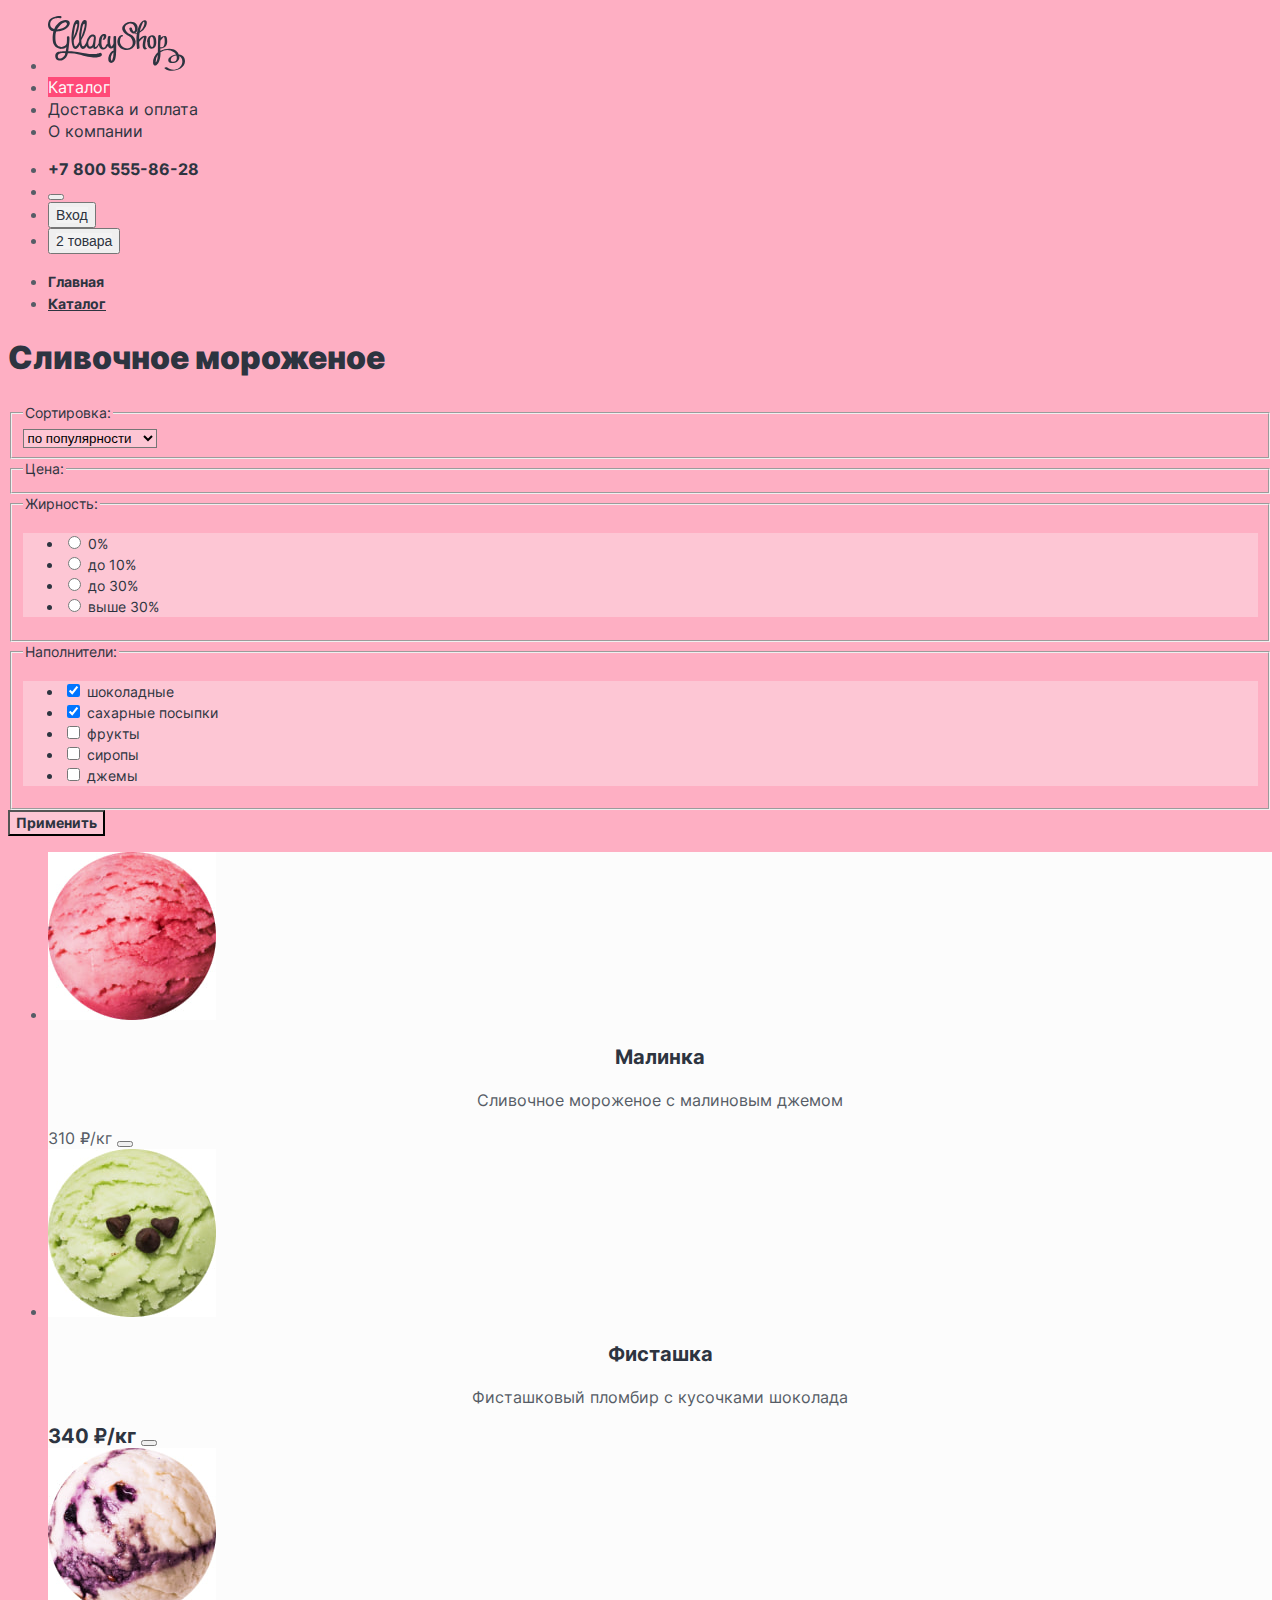
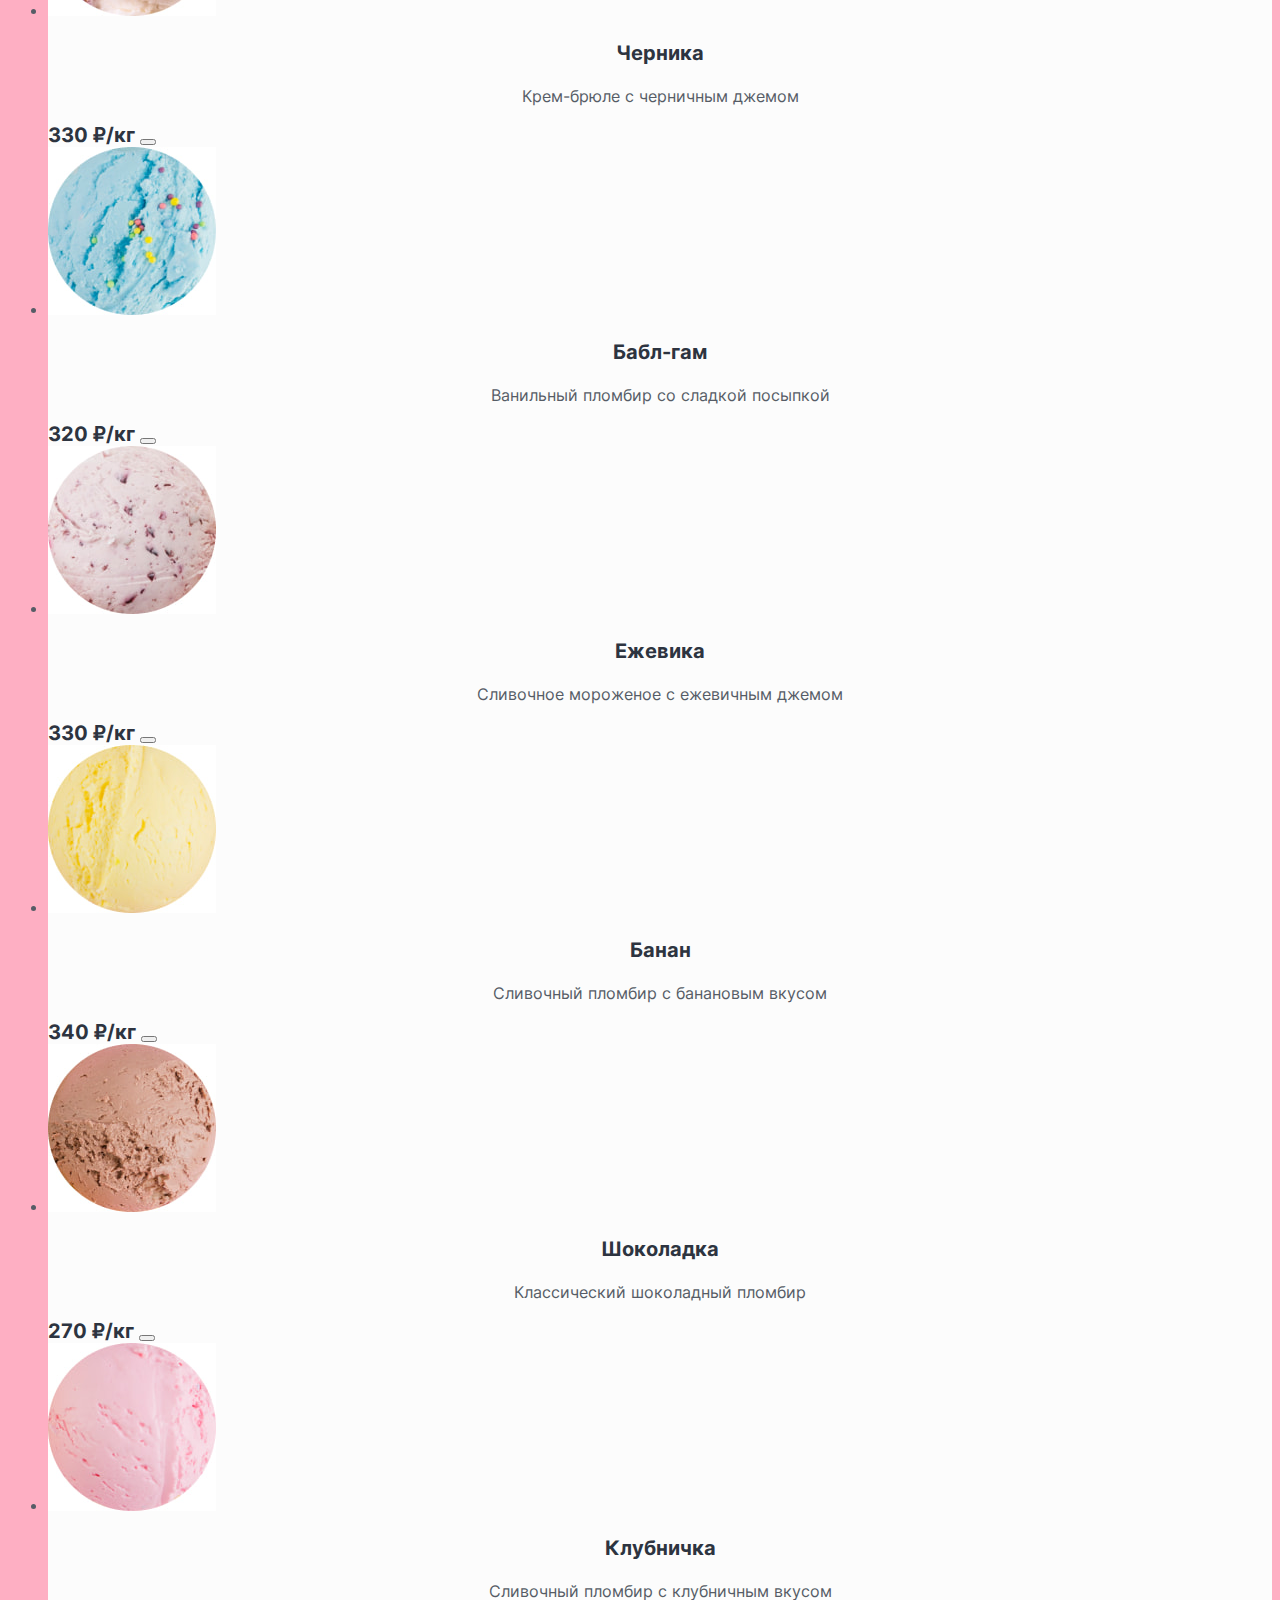
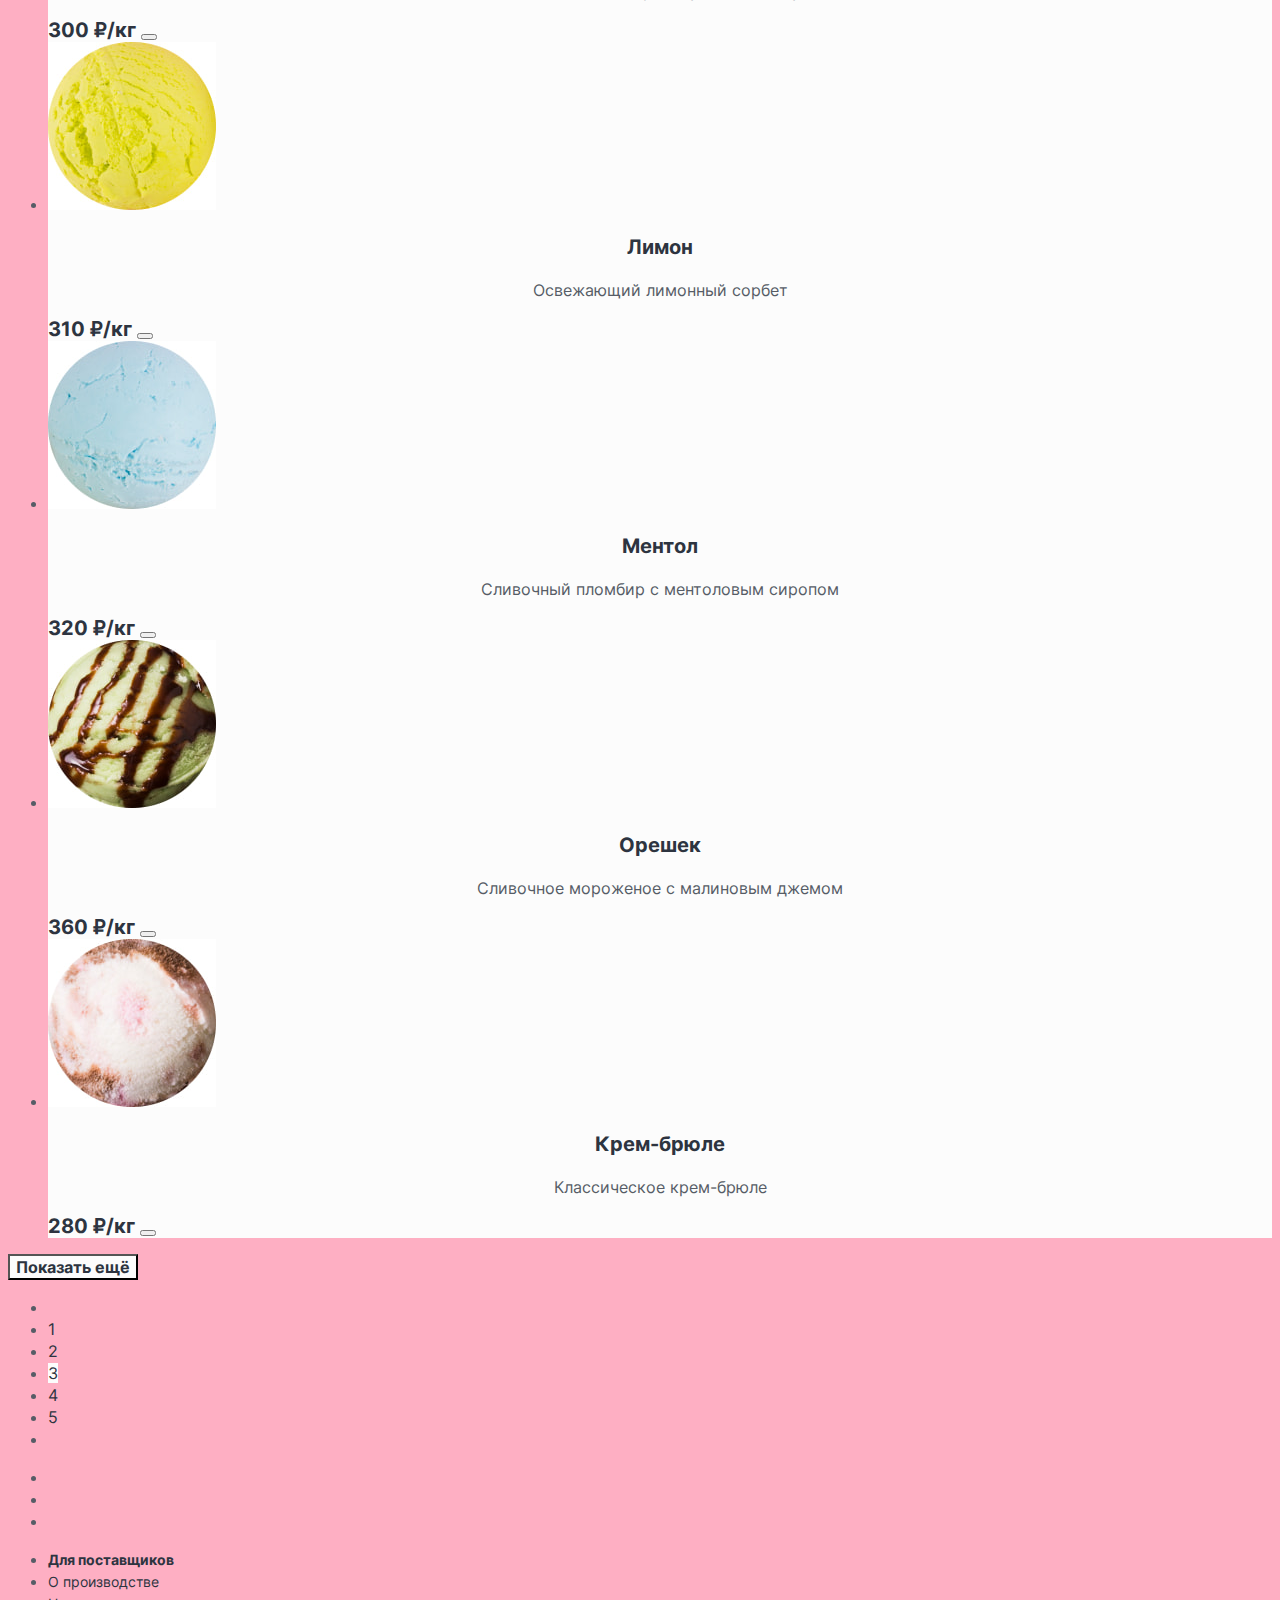
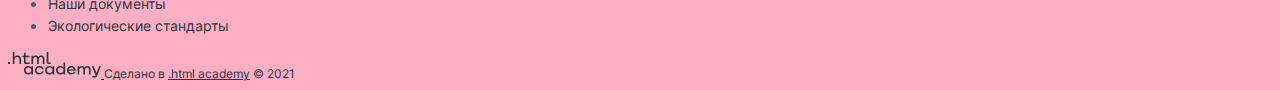
<file: 4/catalog.html>
<!DOCTYPE html>
<html lang="ru">
  <head>
    <meta charset="utf-8">
    <title>HTML Academy: Глейси</title>
    <link rel="stylesheet" href="styles/styles.css">
    <base href="https://htmlacademy-htmlcss.github.io/315091-gllacy-34/4/">
</head>
  <body>
    <header class="main-header">
      <nav class="navigation">
        <ul class="navigation-list">
          <li class="navigation-item">
            <a class="navigation-link" href="index.html">
              <img src="images/gllacy-logo.svg" width="137" height="55,72" alt="Логотип Глейси">
            </a>
          </li>
          <li class="navigation-item">
            <a class="navigation-link on-catalog-page" href="catalog.html">Каталог</a>
          </li>
          <li class="navigation-item">
            <a class="navigation-link" href="#">Доставка и оплата</a>
          </li>
          <li class="navigation-item">
            <a class="navigation-link" href="#">О компании</a>
          </li>
        </ul>
      </nav>
      <div class="user-navigation">
        <ul class="user-navigation-list">
          <li class="user-navigation-item">
            <a class="user-navigation-link" href="tel:78005558628">+7 800 555-86-28</a>
          </li>
          <li class="user-navigation-item">
            <button type="button">
              <span class="visually-hidden">Поиск</span>
            </button>
          </li>
          <li class="user-navigation-item">
            <button type="button">
              <span class="user-navigation-text">Вход</span>
            </button>
          </li>
          <li class="user-navigation-item">
            <button type="button">
              <span class="user-navigation-text">2 товара</span>
            </button>
          </li>
        </ul>
      </div>
    </header>

    <main>
      <section class="catalog">
        <ul class="breadcrumbs-list">
          <li class="breadcrumbs-item">
            <a class="breadcrumbs-link to-main-link" href="index.html">Главная</a>
          </li>
          <li class="breadcrumbs-item">
            <a class="breadcrumbs-link" href="#">Каталог</a>
          </li>
        </ul>
        <h1>Сливочное мороженое</h1>
        <section class="sort">
          <h2 class="visually-hidden">Фильтр мороженого</h2>
          <form class="sort-form" action="https://echo.htmlacademy.ru/" method="get">
            <fieldset>
              <legend>Сортировка:</legend>
              <select class="sort-by" id="sort-by" name="sort-by">
                <option value="by-popularity">по популярности</option>
                <option value="by-cheap">сначала дешёвые</option>
                <option value="by-expensive">сначала дорогие</option>
                <option value="by-new">новинки</option>
              </select>
            </fieldset>

            <fieldset>
              <legend>Цена:</legend>
            </fieldset>

            <fieldset>
              <legend>Жирность:</legend>
              <ul class="fat-list">
                <li class="fat-item">
                  <input id="nonfat" type="radio" name="fat" value="nonfat">
                  <label for="nonfat">0%</label>
                </li>
                <li class="fat-item">
                  <input id="up-to-ten" type="radio" name="fat" value="up-to-ten">
                  <label for="up-to-ten">до 10%</label>
                </li>
                <li class="fat-item">
                  <input id="up-to-thirty" type="radio" name="fat" value="up-to-thirty">
                  <label for="up-to-thirty">до 30%</label>
                </li>
                <li class="fat-item">
                  <input id="above-thirty" type="radio" name="fat" value="above-thirty">
                  <label for="above-thirty">выше 30%</label>
                </li>
              </ul>
            </fieldset>

            <fieldset>
              <legend>Наполнители:</legend>
              <ul class="fillers-list">
                <li class="fillers-item">
                  <input id="chocolate" type="checkbox" name="chocolate" checked>
                  <label for="chocolate">шоколадные</label>
                </li>
                <li class="fillers-item">
                  <input id="sugar-sprinkles" type="checkbox" name="sugar-sprinkle" checked>
                  <label for="sugar-sprinkles">сахарные посыпки</label>
                </li>
                <li class="fillers-item">
                  <input id="fruits" type="checkbox" name="fruit">
                  <label for="fruits">фрукты</label>
                </li>
                <li class="fillers-item">
                  <input id="syrups" type="checkbox" name="syrup">
                  <label for="syrups">сиропы</label>
                </li>
                <li class="fillers-item">
                  <input id="jams" type="checkbox" name="jam">
                  <label for="jams">джемы</label>
                </li>
              </ul>
            </fieldset>

            <button class="sort-form-button" type="submit">Применить</button>
          </form>
        </section>

        <section class="products">
          <h2 class="visually-hidden">Каталог мороженого</h2>
          <ul class="product-list">
            <li class="product-item">
              <article class="product">
                <img src="images/ice-cream-raspberry.jpg" width="168" height="168" alt="Малиновое мороженое">
                <h3 class="product-name">Малинка</h3>
                <p class="product-description">Сливочное мороженое с малиновым джемом</p>
                <span>310 &#8381;/кг</span>
                <button type="button">
                  <span class="visually-hidden">Добавить в корзину</span>
                </button>
              </article>
            </li>
            <li class="product-item">
              <article class="product">
                <img src="images/ice-cream-pistachio.jpg" width="168" height="168" alt="Фисташковое мороженое с кусочками шоколада">
                <h3 class="product-name">Фисташка</h3>
                <p class="product-description">Фисташковый пломбир с кусочками шоколада</p>
                <span class="product-price">340 &#8381;/кг</span>
                <button type="button">
                  <span class="visually-hidden">Добавить в корзину</span>
                </button>
              </article>
            </li>
            <li class="product-item">
              <article class="product">
                <img src="images/ice-cream-blueberry.jpg" width="168" height="168" alt="Крем-брюле с черничным джемом">
                <h3 class="product-name">Черника</h3>
                <p class="product-description">Крем-брюле с черничным джемом</p>
                <span class="product-price">330 &#8381;/кг</span>
                <button type="button">
                  <span class="visually-hidden">Добавить в корзину</span>
                </button>
              </article>
            </li>
            <li class="product-item">
              <article class="product">
                <img src="images/ice-cream-bubble-gum.jpg" width="168" height="168" alt="Пломбир голубого цвета с цветной посыпкой">
                <h3 class="product-name">Бабл-гам</h3>
                <p class="product-description">Ванильный пломбир со сладкой посыпкой</p>
                <span class="product-price">320 &#8381;/кг</span>
                <button type="button">
                  <span class="visually-hidden">Добавить в корзину</span>
                </button>
              </article>
            </li>
            <li class="product-item">
              <article class="product">
                <img src="images/ice-cream-blackberry.jpg" width="168" height="168" alt="Пломбир с ежевичным джемом">
                <h3 class="product-name">Ежевика</h3>
                <p class="product-description">Сливочное мороженое с ежевичным джемом</p>
                <span class="product-price">330 &#8381;/кг</span>
                <button type="button">
                  <span class="visually-hidden">Добавить в корзину</span>
                </button>
              </article>
            </li>
            <li class="product-item">
              <article class="product">
                <img src="images/ice-cream-banana.jpg" width="168" height="168" alt="Банановый пломбир">
                <h3 class="product-name">Банан</h3>
                <p class="product-description">Сливочный пломбир с банановым вкусом</p>
                <span class="product-price">340 &#8381;/кг</span>
                <button type="button">
                  <span class="visually-hidden">Добавить в корзину</span>
                </button>
              </article>
            </li>
            <li class="product-item">
              <article class="product">
                <img src="images/ice-cream-chocolate.jpg" width="168" height="168" alt="Шоколадный пломбир">
                <h3 class="product-name">Шоколадка</h3>
                <p class="product-description">Классический шоколадный пломбир</p>
                <span class="product-price">270 &#8381;/кг</span>
                <button type="button">
                  <span class="visually-hidden">Добавить в корзину</span>
                </button>
              </article>
            </li>
            <li class="product-item">
              <article class="product">
                <img src="images/ice-cream-strawberry.jpg" width="168" height="168" alt="Клубничный пломбир">
                <h3 class="product-name">Клубничка</h3>
                <p class="product-description">Сливочный пломбир с клубничным вкусом</p>
                <span class="product-price">300 &#8381;/кг</span>
                <button type="button">
                  <span class="visually-hidden">Добавить в корзину</span>
                </button>
              </article>
            </li>
            <li class="product-item">
              <article class="product">
                <img src="images/ice-cream-lemon.jpg" width="168" height="168" alt="Лимонный сорбет">
                <h3 class="product-name">Лимон</h3>
                <p class="product-description">Освежающий лимонный сорбет</p>
                <span class="product-price">310 &#8381;/кг</span>
                <button type="button">
                  <span class="visually-hidden">Добавить в корзину</span>
                </button>
              </article>
            </li>
            <li class="product-item">
              <article class="product">
                <img src="images/ice-cream-menthol.jpg" width="168" height="168" alt="Пломбир с ментоловым сиропом">
                <h3 class="product-name">Ментол</h3>
                <p class="product-description">Сливочный пломбир с ментоловым сиропом</p>
                <span class="product-price">320 &#8381;/кг</span>
                <button type="button">
                  <span class="visually-hidden">Добавить в корзину</span>
                </button>
              </article>
            </li>
            <li class="product-item">
              <article class="product">
                <img src="images/ice-cream-nut.jpg" width="168" height="168" alt="Фисташковый пломбир с шоколадным сиропом">
                <h3 class="product-name">Орешек</h3>
                <p class="product-description">Сливочное мороженое с малиновым джемом</p>
                <span class="product-price"> 360 &#8381;/кг</span>
                <button type="button">
                  <span class="visually-hidden">Добавить в корзину</span>
                </button>
              </article>
            </li>
            <li class="product-item">
              <article class="product">
                <img src="images/ice-cream-creme-brulee.jpg" width="168" height="168" alt="Мороженое крем-брюле">
                <h3 class="product-name">Крем-брюле</h3>
                <p class="product-description">Классическое крем-брюле </p>
                <span class="product-price"> 280 &#8381;/кг</span>
                <button type="button">
                  <span class="visually-hidden">Добавить в корзину</span>
                </button>
              </article>
            </li>
          </ul>
        </section>

        <button class="show-more-button">Показать ещё</button>

        <section class="pagination">
          <h2 class="visually-hidden">Пагинация</h2>
          <ul class="pagination-list">
            <li class="pagination-item">
              <a class="pagination-link" href="#">
                <span class="visually-hidden">Предыдущая страница</span>
              </a>
            </li>
            <li class="pagination-item">
              <a class="pagination-link" href="#">1</a>
            </li>
            <li class="pagination-item">
              <a class="pagination-link" href="#">2</a>
            </li>
            <li class="pagination-item">
              <a class="pagination-link on-third-page" href="#">3</a>
            </li>
            <li class="pagination-item">
              <a class="pagination-link" href="#">4</a>
            </li>
            <li class="pagination-item">
              <a class="pagination-link" href="#">5</a>
            </li>
            <li class="pagination-item">
              <a class="pagination-link" href="#">
                <span class="visually-hidden">Следующая страница</span>
              </a>
            </li>
          </ul>
        </section>
      </section>
    </main>

    <footer class="main-footer">
      <section class="social">
        <h2 class="visually-hidden">Социальные сети</h2>
        <ul class="social-list">
          <li class="social-item">
            <a class="social-link" href="https://t.me/htmlacademy">
              <span class="visually-hidden">Телеграм</span>
            </a>
          </li>
          <li class="social-item">
            <a class="social-link" href="https://vk.com/htmlacademy">
              <span class="visually-hidden">Вконтакте</span>
            </a>
          </li>
          <li class="social-item">
            <a class="social-link" href="https://www.youtube.com/user/htmlacademyru">
              <span class="visually-hidden">Ютуб</span>
            </a>
          </li>
        </ul>
      </section>
      <div class="documents">
        <ul class="documents-list">
          <li class="documents-item with-heart">
            <a class="documents-link" href="#">Для поставщиков</a>
          </li>
          <li class="documents-item">
            <a class="documents-link" href="#">О производстве</a>
          </li>
          <li class="documents-item">
            <a class="documents-link" href="#">Наши документы</a>
          </li>
          <li class="documents-item">
            <a class="documents-link" href="#">Экологические стандарты</a>
          </li>
        </ul>
      </div>
      <div class="made-by">
        <a href="https://htmlacademy.ru/">
          <img src="images/logo-htmlacademy.svg" width="93" height="26,71" alt="Логотип HTMLAcademy">
        </a>
        <span>Сделано в</span>
        <a class="made-by-text-link" href="https://htmlacademy.ru/">.html academy</a>
        <span>&copy; 2021</span>
      </div>
    </footer>
  </body>
</html>
</file>
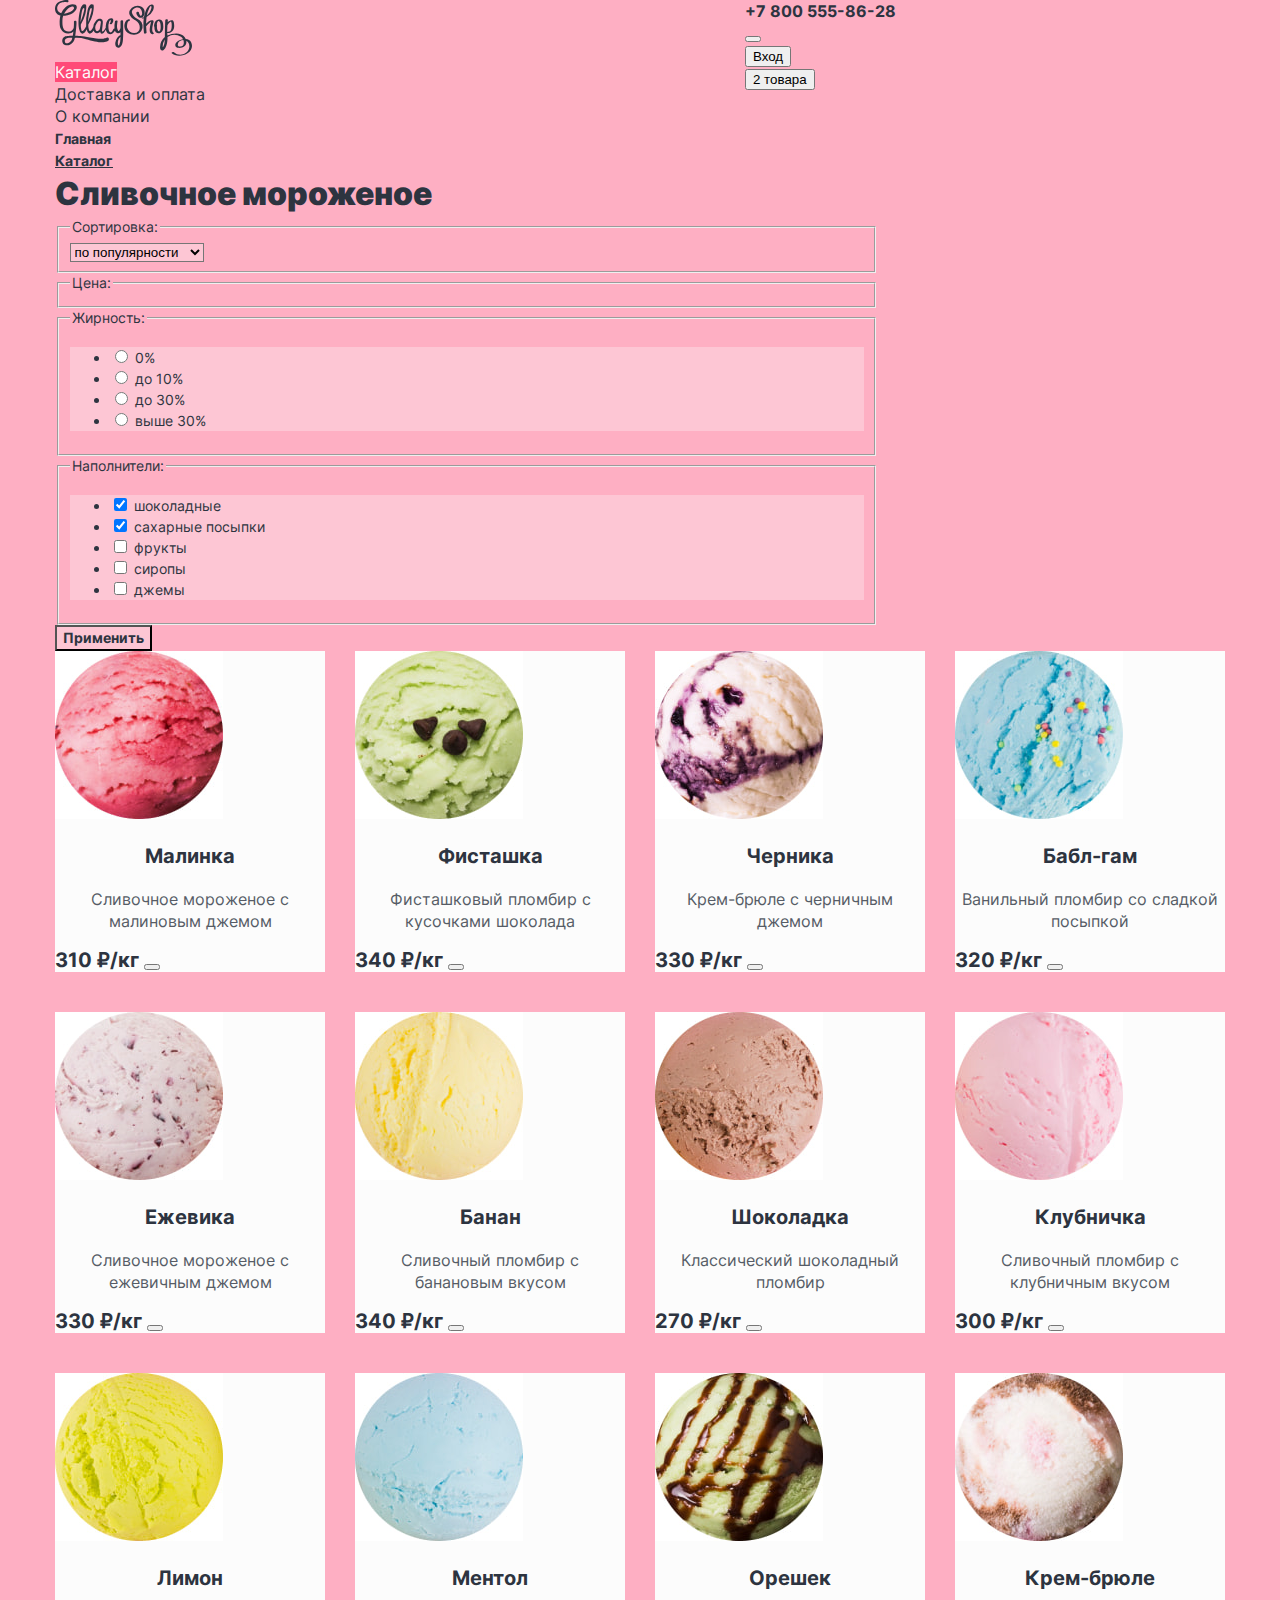
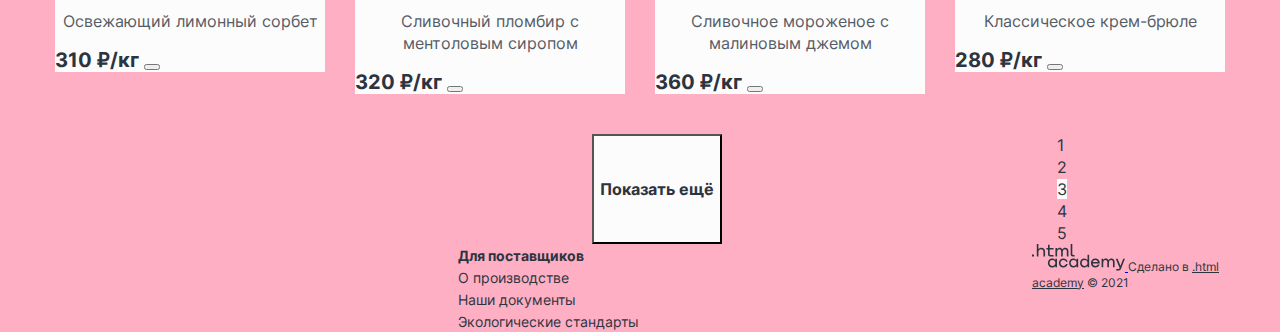
<file: 5/catalog.html>
<!DOCTYPE html>
<html lang="ru">
  <head>
    <meta charset="utf-8">
    <title>HTML Academy: Глейси</title>
    <link rel="stylesheet" href="styles/styles.css">
    <base href="https://htmlacademy-htmlcss.github.io/315091-gllacy-34/5/">
</head>
  <body>
    <header class="main-header">
      <nav class="navigation">
        <ul class="navigation-list">
          <li class="navigation-item">
            <a class="navigation-link" href="index.html">
              <img src="images/gllacy-logo.svg" width="137" height="56" alt="Логотип Глейси">
            </a>
          </li>
          <li class="navigation-item">
            <a class="navigation-link on-catalog-page" href="catalog.html">Каталог</a>
          </li>
          <li class="navigation-item">
            <a class="navigation-link" href="#">Доставка и оплата</a>
          </li>
          <li class="navigation-item">
            <a class="navigation-link" href="#">О компании</a>
          </li>
        </ul>
      </nav>
      <div class="user-navigation">
        <ul class="user-navigation-list">
          <li class="user-navigation-item">
            <a class="user-navigation-link" href="tel:78005558628">+7 800 555-86-28</a>
          </li>
          <li class="user-navigation-item">
            <button type="button">
              <span class="visually-hidden">Поиск</span>
            </button>
          </li>
          <li class="user-navigation-item">
            <button type="button">
              <span class="user-navigation-text">Вход</span>
            </button>
          </li>
          <li class="user-navigation-item">
            <button type="button">
              <span class="user-navigation-text">2 товара</span>
            </button>
          </li>
        </ul>
      </div>
    </header>

    <main class="main-container">
      <section class="catalog">
        <ul class="breadcrumbs-list">
          <li class="breadcrumbs-item">
            <a class="breadcrumbs-link to-main-link" href="index.html">Главная</a>
          </li>
          <li class="breadcrumbs-item">
            <a class="breadcrumbs-link" href="#">Каталог</a>
          </li>
        </ul>
        <h1 class="catalog-heading">Сливочное мороженое</h1>
        <section class="sort">
          <h2 class="visually-hidden">Фильтр мороженого</h2>
          <form class="sort-form" action="https://echo.htmlacademy.ru/" method="get">
            <fieldset>
              <legend>Сортировка:</legend>
              <select class="sort-by" id="sort-by" name="sort-by">
                <option value="by-popularity">по популярности</option>
                <option value="by-cheap">сначала дешёвые</option>
                <option value="by-expensive">сначала дорогие</option>
                <option value="by-new">новинки</option>
              </select>
            </fieldset>

            <fieldset>
              <legend>Цена:</legend>
            </fieldset>

            <fieldset>
              <legend>Жирность:</legend>
              <ul class="fat-list">
                <li class="fat-item">
                  <input id="nonfat" type="radio" name="fat" value="nonfat">
                  <label for="nonfat">0%</label>
                </li>
                <li class="fat-item">
                  <input id="up-to-ten" type="radio" name="fat" value="up-to-ten">
                  <label for="up-to-ten">до 10%</label>
                </li>
                <li class="fat-item">
                  <input id="up-to-thirty" type="radio" name="fat" value="up-to-thirty">
                  <label for="up-to-thirty">до 30%</label>
                </li>
                <li class="fat-item">
                  <input id="above-thirty" type="radio" name="fat" value="above-thirty">
                  <label for="above-thirty">выше 30%</label>
                </li>
              </ul>
            </fieldset>

            <fieldset>
              <legend>Наполнители:</legend>
              <ul class="fillers-list">
                <li class="fillers-item">
                  <input id="chocolate" type="checkbox" name="chocolate" checked>
                  <label for="chocolate">шоколадные</label>
                </li>
                <li class="fillers-item">
                  <input id="sugar-sprinkles" type="checkbox" name="sugar-sprinkle" checked>
                  <label for="sugar-sprinkles">сахарные посыпки</label>
                </li>
                <li class="fillers-item">
                  <input id="fruits" type="checkbox" name="fruit">
                  <label for="fruits">фрукты</label>
                </li>
                <li class="fillers-item">
                  <input id="syrups" type="checkbox" name="syrup">
                  <label for="syrups">сиропы</label>
                </li>
                <li class="fillers-item">
                  <input id="jams" type="checkbox" name="jam">
                  <label for="jams">джемы</label>
                </li>
              </ul>
            </fieldset>
            <button class="sort-form-button" type="submit">Применить</button>
          </form>
        </section>

        <section class="products">
          <h2 class="visually-hidden">Каталог мороженого</h2>
          <ul class="product-list">
            <li class="product-item">
              <article class="product">
                <img src="images/ice-cream-raspberry.jpg" width="168" height="168" alt="Малиновое мороженое">
                <h3 class="product-name">Малинка</h3>
                <p class="product-description">Сливочное мороженое с малиновым джемом</p>
                <span class="product-price">310 &#8381;/кг</span>
                <button type="button">
                  <span class="visually-hidden">Добавить в корзину</span>
                </button>
              </article>
            </li>
            <li class="product-item">
              <article class="product">
                <img src="images/ice-cream-pistachio.jpg" width="168" height="168" alt="Фисташковое мороженое с кусочками шоколада">
                <h3 class="product-name">Фисташка</h3>
                <p class="product-description">Фисташковый пломбир с кусочками шоколада</p>
                <span class="product-price">340 &#8381;/кг</span>
                <button type="button">
                  <span class="visually-hidden">Добавить в корзину</span>
                </button>
              </article>
            </li>
            <li class="product-item">
              <article class="product">
                <img src="images/ice-cream-blueberry.jpg" width="168" height="168" alt="Крем-брюле с черничным джемом">
                <h3 class="product-name">Черника</h3>
                <p class="product-description">Крем-брюле с черничным джемом</p>
                <span class="product-price">330 &#8381;/кг</span>
                <button type="button">
                  <span class="visually-hidden">Добавить в корзину</span>
                </button>
              </article>
            </li>
            <li class="product-item">
              <article class="product">
                <img src="images/ice-cream-bubble-gum.jpg" width="168" height="168" alt="Пломбир голубого цвета с цветной посыпкой">
                <h3 class="product-name">Бабл-гам</h3>
                <p class="product-description">Ванильный пломбир со сладкой посыпкой</p>
                <span class="product-price">320 &#8381;/кг</span>
                <button type="button">
                  <span class="visually-hidden">Добавить в корзину</span>
                </button>
              </article>
            </li>
            <li class="product-item">
              <article class="product">
                <img src="images/ice-cream-blackberry.jpg" width="168" height="168" alt="Пломбир с ежевичным джемом">
                <h3 class="product-name">Ежевика</h3>
                <p class="product-description">Сливочное мороженое с ежевичным джемом</p>
                <span class="product-price">330 &#8381;/кг</span>
                <button type="button">
                  <span class="visually-hidden">Добавить в корзину</span>
                </button>
              </article>
            </li>
            <li class="product-item">
              <article class="product">
                <img src="images/ice-cream-banana.jpg" width="168" height="168" alt="Банановый пломбир">
                <h3 class="product-name">Банан</h3>
                <p class="product-description">Сливочный пломбир с банановым вкусом</p>
                <span class="product-price">340 &#8381;/кг</span>
                <button type="button">
                  <span class="visually-hidden">Добавить в корзину</span>
                </button>
              </article>
            </li>
            <li class="product-item">
              <article class="product">
                <img src="images/ice-cream-chocolate.jpg" width="168" height="168" alt="Шоколадный пломбир">
                <h3 class="product-name">Шоколадка</h3>
                <p class="product-description">Классический шоколадный пломбир</p>
                <span class="product-price">270 &#8381;/кг</span>
                <button type="button">
                  <span class="visually-hidden">Добавить в корзину</span>
                </button>
              </article>
            </li>
            <li class="product-item">
              <article class="product">
                <img src="images/ice-cream-strawberry.jpg" width="168" height="168" alt="Клубничный пломбир">
                <h3 class="product-name">Клубничка</h3>
                <p class="product-description">Сливочный пломбир с клубничным вкусом</p>
                <span class="product-price">300 &#8381;/кг</span>
                <button type="button">
                  <span class="visually-hidden">Добавить в корзину</span>
                </button>
              </article>
            </li>
            <li class="product-item">
              <article class="product">
                <img src="images/ice-cream-lemon.jpg" width="168" height="168" alt="Лимонный сорбет">
                <h3 class="product-name">Лимон</h3>
                <p class="product-description">Освежающий лимонный сорбет</p>
                <span class="product-price">310 &#8381;/кг</span>
                <button type="button">
                  <span class="visually-hidden">Добавить в корзину</span>
                </button>
              </article>
            </li>
            <li class="product-item">
              <article class="product">
                <img src="images/ice-cream-menthol.jpg" width="168" height="168" alt="Пломбир с ментоловым сиропом">
                <h3 class="product-name">Ментол</h3>
                <p class="product-description">Сливочный пломбир с ментоловым сиропом</p>
                <span class="product-price">320 &#8381;/кг</span>
                <button type="button">
                  <span class="visually-hidden">Добавить в корзину</span>
                </button>
              </article>
            </li>
            <li class="product-item">
              <article class="product">
                <img src="images/ice-cream-nut.jpg" width="168" height="168" alt="Фисташковый пломбир с шоколадным сиропом">
                <h3 class="product-name">Орешек</h3>
                <p class="product-description">Сливочное мороженое с малиновым джемом</p>
                <span class="product-price"> 360 &#8381;/кг</span>
                <button type="button">
                  <span class="visually-hidden">Добавить в корзину</span>
                </button>
              </article>
            </li>
            <li class="product-item">
              <article class="product">
                <img src="images/ice-cream-creme-brulee.jpg" width="168" height="168" alt="Мороженое крем-брюле">
                <h3 class="product-name">Крем-брюле</h3>
                <p class="product-description">Классическое крем-брюле </p>
                <span class="product-price"> 280 &#8381;/кг</span>
                <button type="button">
                  <span class="visually-hidden">Добавить в корзину</span>
                </button>
              </article>
            </li>
          </ul>
        </section>
        <div class="show-more-pagination-wrapper">
          <button class="show-more-button">Показать ещё</button>
          <section class="pagination">
            <h2 class="visually-hidden">Пагинация</h2>
            <ul class="pagination-list">
              <li class="pagination-item">
                <a class="pagination-link" href="#">
                  <span class="visually-hidden">Предыдущая страница</span>
                </a>
              </li>
              <li class="pagination-item">
                <a class="pagination-link" href="#">1</a>
              </li>
              <li class="pagination-item">
                <a class="pagination-link" href="#">2</a>
              </li>
              <li class="pagination-item">
                <a class="pagination-link on-third-page" href="#">3</a>
              </li>
              <li class="pagination-item">
                <a class="pagination-link" href="#">4</a>
              </li>
              <li class="pagination-item">
                <a class="pagination-link" href="#">5</a>
              </li>
              <li class="pagination-item">
                <a class="pagination-link" href="#">
                  <span class="visually-hidden">Следующая страница</span>
                </a>
              </li>
            </ul>
          </section>
        </div>
      </section>
    </main>

    <footer class="main-footer">
      <section class="social">
        <h2 class="visually-hidden">Социальные сети</h2>
        <ul class="social-list">
          <li class="social-item">
            <a class="social-link" href="https://t.me/htmlacademy">
              <span class="visually-hidden">Телеграм</span>
            </a>
          </li>
          <li class="social-item">
            <a class="social-link" href="https://vk.com/htmlacademy">
              <span class="visually-hidden">Вконтакте</span>
            </a>
          </li>
          <li class="social-item">
            <a class="social-link" href="https://www.youtube.com/user/htmlacademyru">
              <span class="visually-hidden">Ютуб</span>
            </a>
          </li>
        </ul>
      </section>
      <div class="documents">
        <ul class="documents-list">
          <li class="documents-item with-heart">
            <a class="documents-link" href="#">Для поставщиков</a>
          </li>
          <li class="documents-item">
            <a class="documents-link" href="#">О производстве</a>
          </li>
          <li class="documents-item">
            <a class="documents-link" href="#">Наши документы</a>
          </li>
          <li class="documents-item">
            <a class="documents-link" href="#">Экологические стандарты</a>
          </li>
        </ul>
      </div>
      <div class="made-by">
        <a href="https://htmlacademy.ru/">
          <img src="images/logo-htmlacademy.svg" width="93" height="27" alt="Логотип HTMLAcademy">
        </a>
        <span>Сделано в</span>
        <a class="made-by-text-link" href="https://htmlacademy.ru/">.html academy</a>
        <span>&copy; 2021</span>
      </div>
    </footer>
  </body>
</html>
</file>
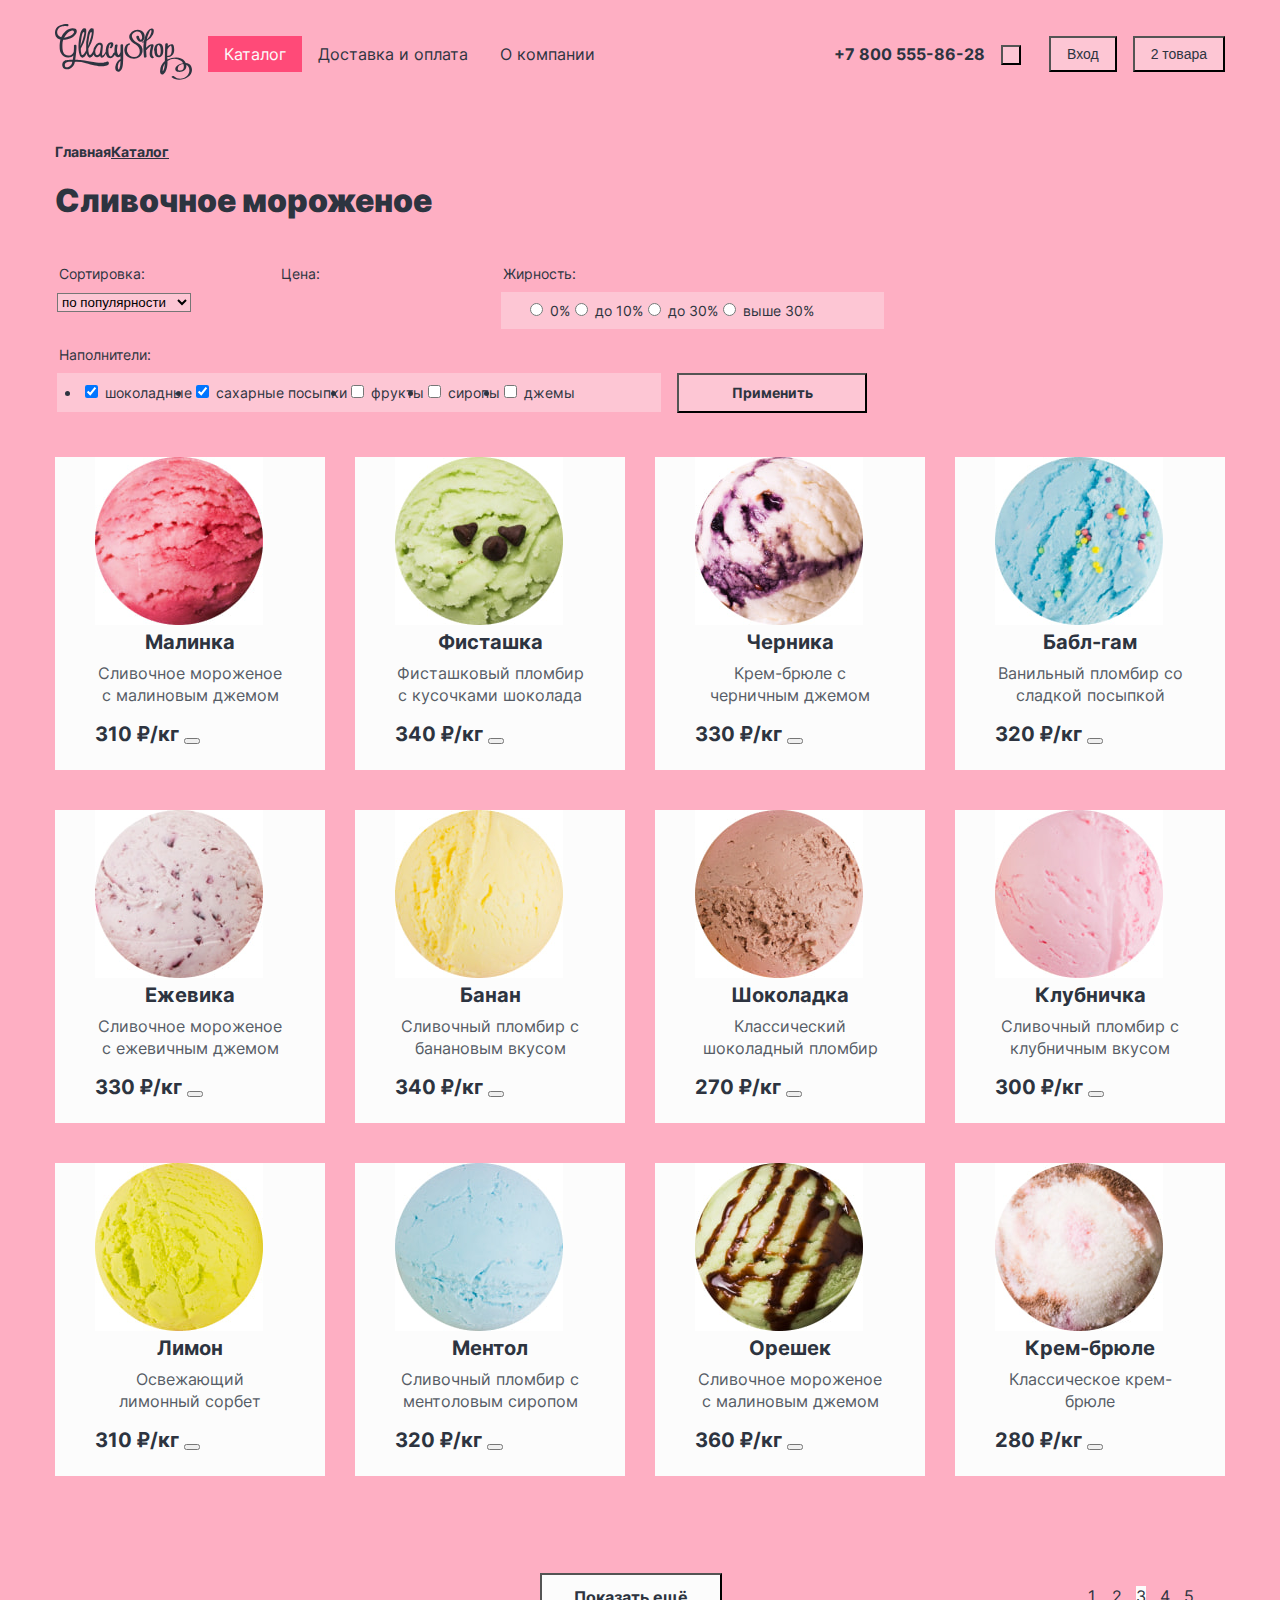
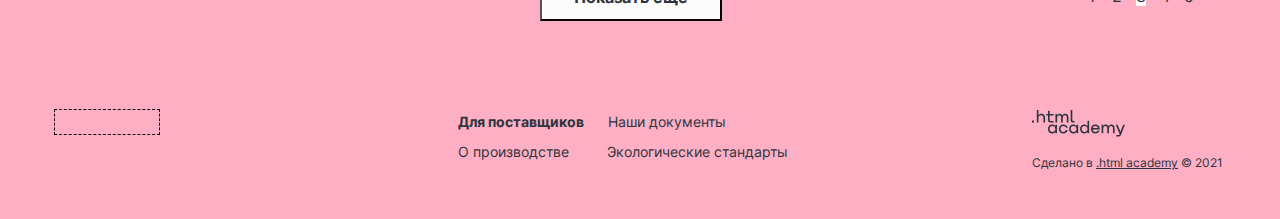
<file: 6/catalog.html>
<!DOCTYPE html>
<html lang="ru">
  <head>
    <meta charset="utf-8">
    <title>HTML Academy: Глейси</title>
    <link rel="stylesheet" href="styles/styles.css">
    <base href="https://htmlacademy-htmlcss.github.io/315091-gllacy-34/6/">
</head>
  <body>
    <header class="main-header">
      <nav class="navigation">
        <ul class="navigation-list">
          <li class="navigation-item">
            <a class="navigation-link" href="index.html">
              <img src="images/gllacy-logo.svg" width="137" height="56" alt="Логотип Глейси">
            </a>
          </li>
          <li class="navigation-item">
            <a class="navigation-link on-catalog-page" href="catalog.html">Каталог</a>
          </li>
          <li class="navigation-item">
            <a class="navigation-link" href="#">Доставка и оплата</a>
          </li>
          <li class="navigation-item">
            <a class="navigation-link" href="#">О компании</a>
          </li>
        </ul>
      </nav>
      <div class="user-navigation">
        <ul class="user-navigation-list">
          <li class="user-navigation-item">
            <a class="user-navigation-link" href="tel:78005558628">+7 800 555-86-28</a>
          </li>
          <li class="user-navigation-item">
            <button class="user-navigation-button" type="button">
              <span class="visually-hidden">Поиск</span>
            </button>
          </li>
          <li class="user-navigation-item">
            <button class="user-navigation-button" type="button">
              <span class="user-navigation-text">Вход</span>
            </button>
          </li>
          <li class="user-navigation-item">
            <button class="user-navigation-button" type="button">
              <span class="user-navigation-text">2 товара</span>
            </button>
          </li>
        </ul>
      </div>
    </header>

    <main class="main-container">
      <section class="catalog">
        <ul class="breadcrumbs-list">
          <li class="breadcrumbs-item">
            <a class="breadcrumbs-link to-main-link" href="index.html">Главная</a>
          </li>
          <li class="breadcrumbs-item">
            <a class="breadcrumbs-link" href="#">Каталог</a>
          </li>
        </ul>
        <h1 class="catalog-heading">Сливочное мороженое</h1>
        <section class="sort">
          <h2 class="visually-hidden">Фильтр мороженого</h2>
          <form class="sort-form" action="https://echo.htmlacademy.ru/" method="get">
            <fieldset class="fieldset-sort">
              <legend class="fieldset-sort-text">Сортировка:</legend>
              <select class="sort-by" id="sort-by" name="sort-by">
                <option value="by-popularity">по популярности</option>
                <option value="by-cheap">сначала дешёвые</option>
                <option value="by-expensive">сначала дорогие</option>
                <option value="by-new">новинки</option>
              </select>
            </fieldset>

            <fieldset class="fieldset-price">
              <legend class="fieldset-price-text">Цена:</legend>
            </fieldset>

            <fieldset class="fieldset-fat">
              <legend class="fieldset-fat-text">Жирность:</legend>
              <ul class="fat-list">
                <li class="fat-item">
                  <input id="nonfat" type="radio" name="fat" value="nonfat">
                  <label for="nonfat">0%</label>
                </li>
                <li class="fat-item">
                  <input id="up-to-ten" type="radio" name="fat" value="up-to-ten">
                  <label for="up-to-ten">до 10%</label>
                </li>
                <li class="fat-item">
                  <input id="up-to-thirty" type="radio" name="fat" value="up-to-thirty">
                  <label for="up-to-thirty">до 30%</label>
                </li>
                <li class="fat-item">
                  <input id="above-thirty" type="radio" name="fat" value="above-thirty">
                  <label for="above-thirty">выше 30%</label>
                </li>
              </ul>
            </fieldset>

            <fieldset class="fieldset-fillers">
              <legend class="fieldset-fillers-text">Наполнители:</legend>
              <ul class="fillers-list">
                <li class="fillers-item">
                  <input id="chocolate" type="checkbox" name="chocolate" checked>
                  <label for="chocolate">шоколадные</label>
                </li>
                <li class="fillers-item">
                  <input id="sugar-sprinkles" type="checkbox" name="sugar-sprinkle" checked>
                  <label for="sugar-sprinkles">сахарные посыпки</label>
                </li>
                <li class="fillers-item">
                  <input id="fruits" type="checkbox" name="fruit">
                  <label for="fruits">фрукты</label>
                </li>
                <li class="fillers-item">
                  <input id="syrups" type="checkbox" name="syrup">
                  <label for="syrups">сиропы</label>
                </li>
                <li class="fillers-item">
                  <input id="jams" type="checkbox" name="jam">
                  <label for="jams">джемы</label>
                </li>
              </ul>
            </fieldset>
            <button class="sort-form-button" type="submit">Применить</button>
          </form>
        </section>

        <section class="products">
          <h2 class="visually-hidden">Каталог мороженого</h2>
          <ul class="product-list">
            <li class="product-item">
              <article class="product">
                <img src="images/ice-cream-raspberry.jpg" width="168" height="168" alt="Малиновое мороженое">
                <h3 class="product-name">Малинка</h3>
                <p class="product-description">Сливочное мороженое с малиновым джемом</p>
                <span class="product-price">310 &#8381;/кг</span>
                <button type="button">
                  <span class="visually-hidden">Добавить в корзину</span>
                </button>
              </article>
            </li>
            <li class="product-item">
              <article class="product">
                <img src="images/ice-cream-pistachio.jpg" width="168" height="168" alt="Фисташковое мороженое с кусочками шоколада">
                <h3 class="product-name">Фисташка</h3>
                <p class="product-description">Фисташковый пломбир с кусочками шоколада</p>
                <span class="product-price">340 &#8381;/кг</span>
                <button type="button">
                  <span class="visually-hidden">Добавить в корзину</span>
                </button>
              </article>
            </li>
            <li class="product-item">
              <article class="product">
                <img src="images/ice-cream-blueberry.jpg" width="168" height="168" alt="Крем-брюле с черничным джемом">
                <h3 class="product-name">Черника</h3>
                <p class="product-description">Крем-брюле с черничным джемом</p>
                <span class="product-price">330 &#8381;/кг</span>
                <button type="button">
                  <span class="visually-hidden">Добавить в корзину</span>
                </button>
              </article>
            </li>
            <li class="product-item">
              <article class="product">
                <img src="images/ice-cream-bubble-gum.jpg" width="168" height="168" alt="Пломбир голубого цвета с цветной посыпкой">
                <h3 class="product-name">Бабл-гам</h3>
                <p class="product-description">Ванильный пломбир со сладкой посыпкой</p>
                <span class="product-price">320 &#8381;/кг</span>
                <button type="button">
                  <span class="visually-hidden">Добавить в корзину</span>
                </button>
              </article>
            </li>
            <li class="product-item">
              <article class="product">
                <img src="images/ice-cream-blackberry.jpg" width="168" height="168" alt="Пломбир с ежевичным джемом">
                <h3 class="product-name">Ежевика</h3>
                <p class="product-description">Сливочное мороженое с ежевичным джемом</p>
                <span class="product-price">330 &#8381;/кг</span>
                <button type="button">
                  <span class="visually-hidden">Добавить в корзину</span>
                </button>
              </article>
            </li>
            <li class="product-item">
              <article class="product">
                <img src="images/ice-cream-banana.jpg" width="168" height="168" alt="Банановый пломбир">
                <h3 class="product-name">Банан</h3>
                <p class="product-description">Сливочный пломбир с банановым вкусом</p>
                <span class="product-price">340 &#8381;/кг</span>
                <button type="button">
                  <span class="visually-hidden">Добавить в корзину</span>
                </button>
              </article>
            </li>
            <li class="product-item">
              <article class="product">
                <img src="images/ice-cream-chocolate.jpg" width="168" height="168" alt="Шоколадный пломбир">
                <h3 class="product-name">Шоколадка</h3>
                <p class="product-description">Классический шоколадный пломбир</p>
                <span class="product-price">270 &#8381;/кг</span>
                <button type="button">
                  <span class="visually-hidden">Добавить в корзину</span>
                </button>
              </article>
            </li>
            <li class="product-item">
              <article class="product">
                <img src="images/ice-cream-strawberry.jpg" width="168" height="168" alt="Клубничный пломбир">
                <h3 class="product-name">Клубничка</h3>
                <p class="product-description">Сливочный пломбир с клубничным вкусом</p>
                <span class="product-price">300 &#8381;/кг</span>
                <button type="button">
                  <span class="visually-hidden">Добавить в корзину</span>
                </button>
              </article>
            </li>
            <li class="product-item">
              <article class="product">
                <img src="images/ice-cream-lemon.jpg" width="168" height="168" alt="Лимонный сорбет">
                <h3 class="product-name">Лимон</h3>
                <p class="product-description">Освежающий лимонный сорбет</p>
                <span class="product-price">310 &#8381;/кг</span>
                <button type="button">
                  <span class="visually-hidden">Добавить в корзину</span>
                </button>
              </article>
            </li>
            <li class="product-item">
              <article class="product">
                <img src="images/ice-cream-menthol.jpg" width="168" height="168" alt="Пломбир с ментоловым сиропом">
                <h3 class="product-name">Ментол</h3>
                <p class="product-description">Сливочный пломбир с ментоловым сиропом</p>
                <span class="product-price">320 &#8381;/кг</span>
                <button type="button">
                  <span class="visually-hidden">Добавить в корзину</span>
                </button>
              </article>
            </li>
            <li class="product-item">
              <article class="product">
                <img src="images/ice-cream-nut.jpg" width="168" height="168" alt="Фисташковый пломбир с шоколадным сиропом">
                <h3 class="product-name">Орешек</h3>
                <p class="product-description">Сливочное мороженое с малиновым джемом</p>
                <span class="product-price"> 360 &#8381;/кг</span>
                <button type="button">
                  <span class="visually-hidden">Добавить в корзину</span>
                </button>
              </article>
            </li>
            <li class="product-item">
              <article class="product">
                <img src="images/ice-cream-creme-brulee.jpg" width="168" height="168" alt="Мороженое крем-брюле">
                <h3 class="product-name">Крем-брюле</h3>
                <p class="product-description">Классическое крем-брюле </p>
                <span class="product-price"> 280 &#8381;/кг</span>
                <button type="button">
                  <span class="visually-hidden">Добавить в корзину</span>
                </button>
              </article>
            </li>
          </ul>
        </section>
        <div class="show-more-pagination-wrapper">
          <button class="show-more-button">Показать ещё</button>
          <section class="pagination">
            <h2 class="visually-hidden">Пагинация</h2>
            <ul class="pagination-list">
              <li class="pagination-item">
                <a class="pagination-link" href="#">
                  <span class="visually-hidden">Предыдущая страница</span>
                </a>
              </li>
              <li class="pagination-item">
                <a class="pagination-link" href="#">1</a>
              </li>
              <li class="pagination-item">
                <a class="pagination-link" href="#">2</a>
              </li>
              <li class="pagination-item">
                <a class="pagination-link on-third-page" href="#">3</a>
              </li>
              <li class="pagination-item">
                <a class="pagination-link" href="#">4</a>
              </li>
              <li class="pagination-item">
                <a class="pagination-link" href="#">5</a>
              </li>
              <li class="pagination-item">
                <a class="pagination-link" href="#">
                  <span class="visually-hidden">Следующая страница</span>
                </a>
              </li>
            </ul>
          </section>
        </div>
      </section>
    </main>

    <footer class="main-footer">
      <section class="social">
        <h2 class="visually-hidden">Социальные сети</h2>
        <ul class="social-list">
          <li class="social-item">
            <a class="social-link" href="https://t.me/htmlacademy">
              <span class="visually-hidden">Телеграм</span>
            </a>
          </li>
          <li class="social-item">
            <a class="social-link" href="https://vk.com/htmlacademy">
              <span class="visually-hidden">Вконтакте</span>
            </a>
          </li>
          <li class="social-item">
            <a class="social-link" href="https://www.youtube.com/user/htmlacademyru">
              <span class="visually-hidden">Ютуб</span>
            </a>
          </li>
        </ul>
      </section>
      <div class="documents">
        <ul class="documents-list">
          <li class="documents-item with-heart">
            <a class="documents-link" href="#">Для поставщиков</a>
          </li>
          <li class="documents-item">
            <a class="documents-link" href="#">Наши документы</a>
          </li>
          <li class="documents-item">
            <a class="documents-link" href="#">О производстве</a>
          </li>
          <li class="documents-item">
            <a class="documents-link" href="#">Экологические стандарты</a>
          </li>
        </ul>
      </div>
      <div class="made-by">
        <a class="made-by-link" href="https://htmlacademy.ru/">
          <img src="images/logo-htmlacademy.svg" width="93" height="27" alt="Логотип HTMLAcademy">
        </a>
        <span>Сделано в</span>
        <a class="made-by-text-link" href="https://htmlacademy.ru/">.html academy</a>
        <span>&copy; 2021</span>
      </div>
    </footer>
  </body>
</html>
</file>
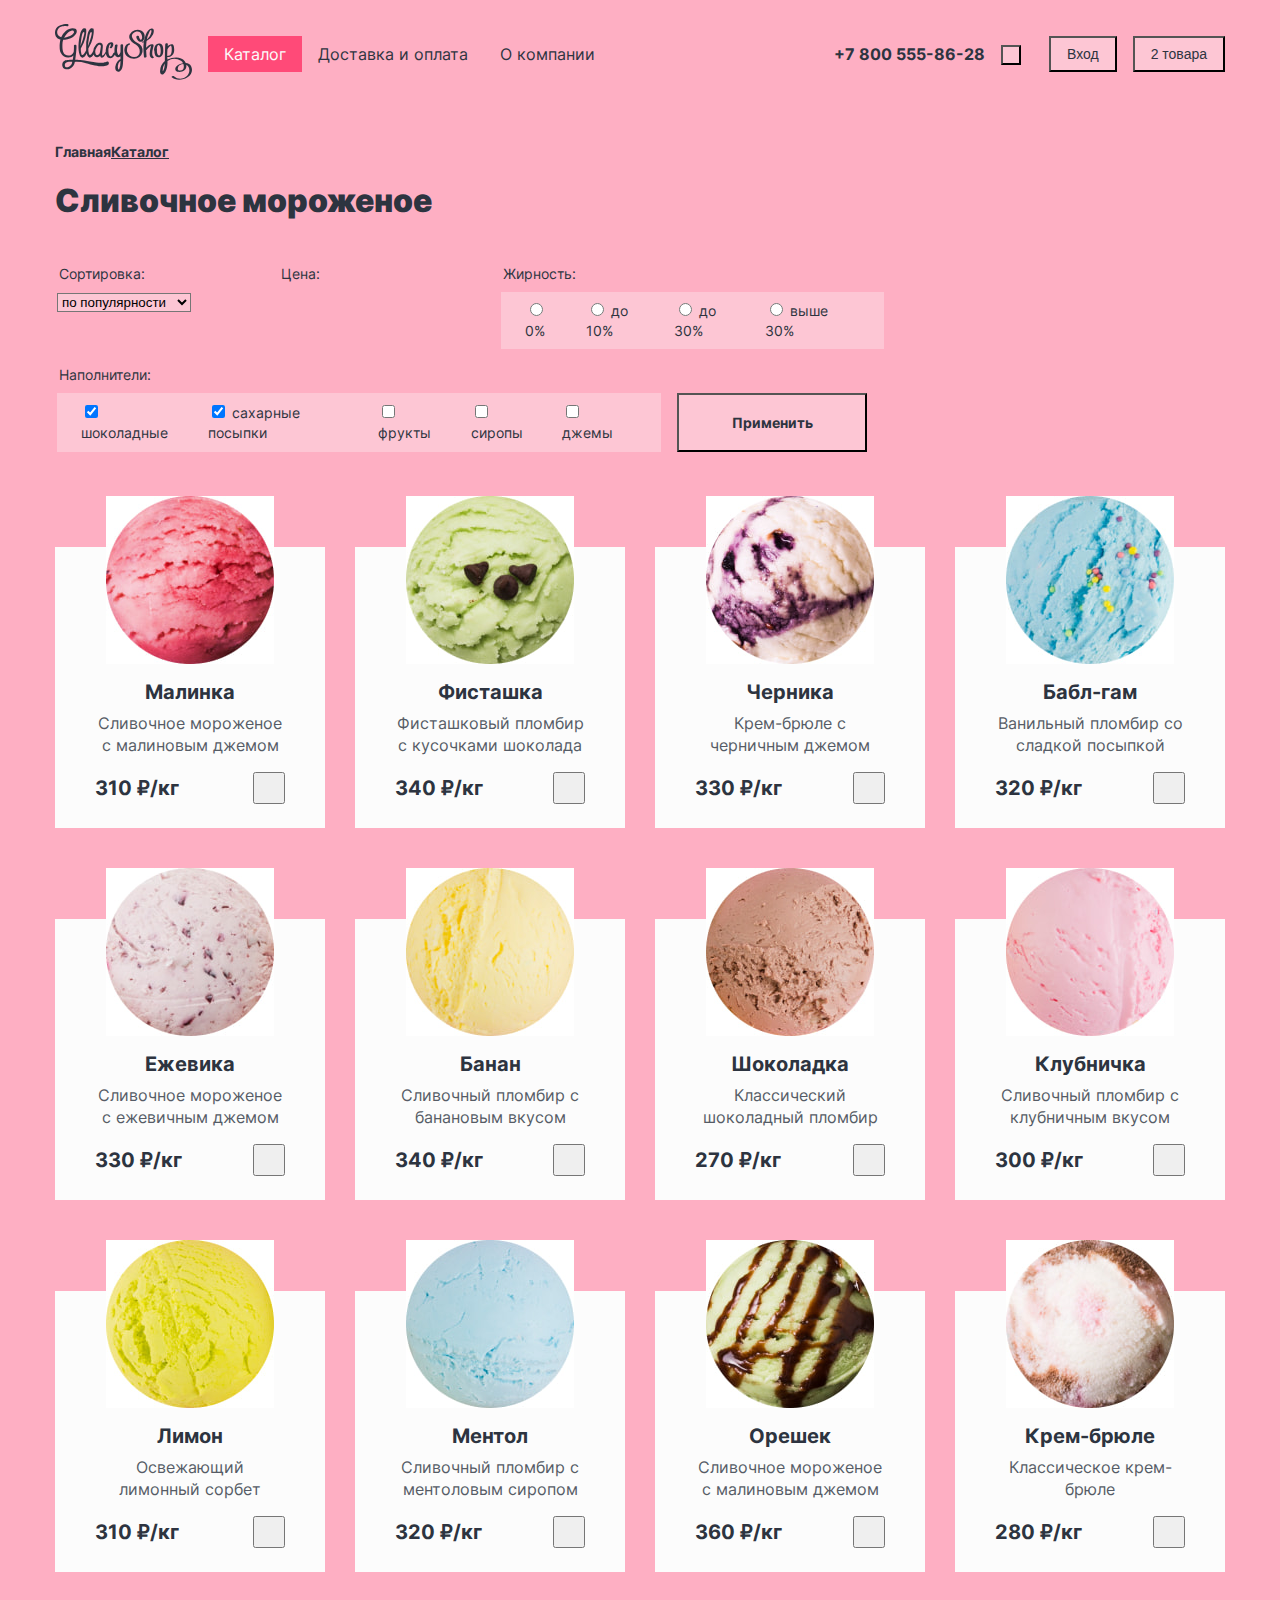
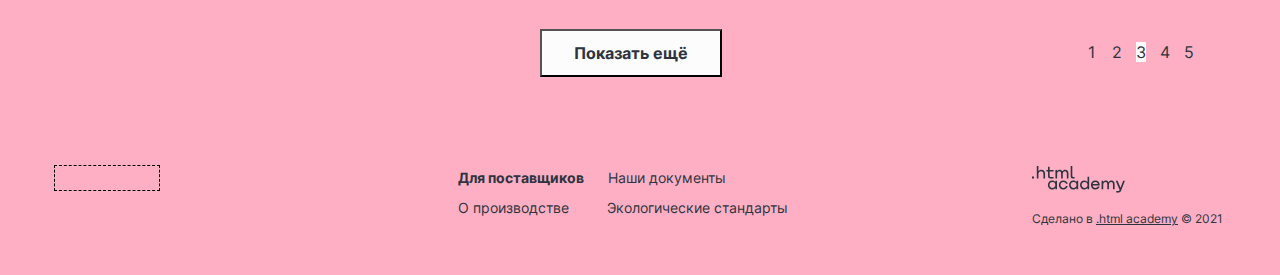
<file: 7/catalog.html>
<!DOCTYPE html>
<html lang="ru">
  <head>
    <meta charset="utf-8">
    <title>HTML Academy: Глейси</title>
    <link rel="stylesheet" href="styles/styles.css">
    <base href="https://htmlacademy-htmlcss.github.io/315091-gllacy-34/7/">
</head>
  <body>
    <header class="main-header">
      <nav class="navigation">
        <ul class="navigation-list">
          <li class="navigation-item">
            <a class="navigation-link" href="index.html">
              <img src="images/gllacy-logo.svg" width="137" height="56" alt="Логотип Глейси">
            </a>
          </li>
          <li class="navigation-item">
            <a class="navigation-link on-catalog-page" href="catalog.html">Каталог</a>
          </li>
          <li class="navigation-item">
            <a class="navigation-link" href="#">Доставка и оплата</a>
          </li>
          <li class="navigation-item">
            <a class="navigation-link" href="#">О компании</a>
          </li>
        </ul>
      </nav>
      <div class="user-navigation">
        <ul class="user-navigation-list">
          <li class="user-navigation-item">
            <a class="user-navigation-link" href="tel:78005558628">+7 800 555-86-28</a>
          </li>
          <li class="user-navigation-item">
            <button class="user-navigation-button" type="button">
              <span class="visually-hidden">Поиск</span>
            </button>
          </li>
          <li class="user-navigation-item">
            <button class="user-navigation-button" type="button">
              <span class="user-navigation-text">Вход</span>
            </button>
          </li>
          <li class="user-navigation-item">
            <button class="user-navigation-button" type="button">
              <span class="user-navigation-text">2 товара</span>
            </button>
          </li>
        </ul>
      </div>
    </header>

    <main class="main-container">
      <section class="catalog">
        <ul class="breadcrumbs-list">
          <li class="breadcrumbs-item">
            <a class="breadcrumbs-link to-main-link" href="index.html">Главная</a>
          </li>
          <li class="breadcrumbs-item">
            <a class="breadcrumbs-link" href="#">Каталог</a>
          </li>
        </ul>
        <h1 class="catalog-heading">Сливочное мороженое</h1>
        <section class="sort">
          <h2 class="visually-hidden">Фильтр мороженого</h2>
          <form class="sort-form" action="https://echo.htmlacademy.ru/" method="get">
            <fieldset class="fieldset-sort">
              <legend class="fieldset-sort-text">Сортировка:</legend>
              <select class="sort-by" id="sort-by" name="sort-by">
                <option value="by-popularity">по популярности</option>
                <option value="by-cheap">сначала дешёвые</option>
                <option value="by-expensive">сначала дорогие</option>
                <option value="by-new">новинки</option>
              </select>
            </fieldset>

            <fieldset class="fieldset-price">
              <legend class="fieldset-price-text">Цена:</legend>
            </fieldset>

            <fieldset class="fieldset-fat">
              <legend class="fieldset-fat-text">Жирность:</legend>
              <ul class="fat-list">
                <li class="fat-item">
                  <input id="nonfat" type="radio" name="fat" value="nonfat">
                  <label for="nonfat">0%</label>
                </li>
                <li class="fat-item">
                  <input id="up-to-ten" type="radio" name="fat" value="up-to-ten">
                  <label for="up-to-ten">до 10%</label>
                </li>
                <li class="fat-item">
                  <input id="up-to-thirty" type="radio" name="fat" value="up-to-thirty">
                  <label for="up-to-thirty">до 30%</label>
                </li>
                <li class="fat-item">
                  <input id="above-thirty" type="radio" name="fat" value="above-thirty">
                  <label for="above-thirty">выше 30%</label>
                </li>
              </ul>
            </fieldset>

            <fieldset class="fieldset-fillers">
              <legend class="fieldset-fillers-text">Наполнители:</legend>
              <ul class="fillers-list">
                <li class="fillers-item">
                  <input id="chocolate" type="checkbox" name="chocolate" checked>
                  <label for="chocolate">шоколадные</label>
                </li>
                <li class="fillers-item">
                  <input id="sugar-sprinkles" type="checkbox" name="sugar-sprinkle" checked>
                  <label for="sugar-sprinkles">сахарные посыпки</label>
                </li>
                <li class="fillers-item">
                  <input id="fruits" type="checkbox" name="fruit">
                  <label for="fruits">фрукты</label>
                </li>
                <li class="fillers-item">
                  <input id="syrups" type="checkbox" name="syrup">
                  <label for="syrups">сиропы</label>
                </li>
                <li class="fillers-item">
                  <input id="jams" type="checkbox" name="jam">
                  <label for="jams">джемы</label>
                </li>
              </ul>
            </fieldset>
            <button class="sort-form-button" type="submit">Применить</button>
          </form>
        </section>

        <section class="products">
          <h2 class="visually-hidden">Каталог мороженого</h2>
          <ul class="product-list">
            <li class="product-item">
              <article class="product">
                <img class="product-image" src="images/ice-cream-raspberry.jpg" width="168" height="168" alt="Малиновое мороженое">
                <div class="product-text-wrapper">
                  <h3 class="product-name">Малинка</h3>
                  <p class="product-description">Сливочное мороженое с малиновым джемом</p>
                  <div class="product-price-button-wrapper">
                    <span class="product-price">310 &#8381;/кг</span>
                    <button class="product-button" type="button">
                      <span class="visually-hidden">Добавить в корзину</span>
                    </button>
                  </div>
                </div>
              </article>
            </li>
            <li class="product-item">
              <article class="product">
                <img class="product-image" src="images/ice-cream-pistachio.jpg" width="168" height="168" alt="Фисташковое мороженое с кусочками шоколада">
                <div class="product-text-wrapper">
                  <h3 class="product-name">Фисташка</h3>
                  <p class="product-description">Фисташковый пломбир с кусочками шоколада</p>
                  <div class="product-price-button-wrapper">
                    <span class="product-price">340 &#8381;/кг</span>
                    <button class="product-button" type="button">
                      <span class="visually-hidden">Добавить в корзину</span>
                    </button>
                  </div>
                </div>
              </article>
            </li>
            <li class="product-item">
              <article class="product">
                <img class="product-image" src="images/ice-cream-blueberry.jpg" width="168" height="168" alt="Крем-брюле с черничным джемом">
                <div class="product-text-wrapper">
                  <h3 class="product-name">Черника</h3>
                  <p class="product-description">Крем-брюле с черничным джемом</p>
                  <div class="product-price-button-wrapper">
                    <span class="product-price">330 &#8381;/кг</span>
                    <button class="product-button" type="button">
                      <span class="visually-hidden">Добавить в корзину</span>
                    </button>
                  </div>
                </div>
              </article>
            </li>
            <li class="product-item">
              <article class="product">
                <img class="product-image" src="images/ice-cream-bubble-gum.jpg" width="168" height="168" alt="Пломбир голубого цвета с цветной посыпкой">
                <div class="product-text-wrapper">
                  <h3 class="product-name">Бабл-гам</h3>
                  <p class="product-description">Ванильный пломбир со сладкой посыпкой</p>
                  <div class="product-price-button-wrapper">
                    <span class="product-price">320 &#8381;/кг</span>
                    <button class="product-button" type="button">
                      <span class="visually-hidden">Добавить в корзину</span>
                    </button>
                  </div>
                </div>
              </article>
            </li>
            <li class="product-item">
              <article class="product">
                <img class="product-image" src="images/ice-cream-blackberry.jpg" width="168" height="168" alt="Пломбир с ежевичным джемом">
                <div class="product-text-wrapper">
                  <h3 class="product-name">Ежевика</h3>
                  <p class="product-description">Сливочное мороженое с ежевичным джемом</p>
                  <div class="product-price-button-wrapper">
                    <span class="product-price">330 &#8381;/кг</span>
                    <button class="product-button" type="button">
                      <span class="visually-hidden">Добавить в корзину</span>
                    </button>
                  </div>
                </div>
              </article>
            </li>
            <li class="product-item">
              <article class="product">
                <img class="product-image" src="images/ice-cream-banana.jpg" width="168" height="168" alt="Банановый пломбир">
                <div class="product-text-wrapper">
                  <h3 class="product-name">Банан</h3>
                  <p class="product-description">Сливочный пломбир с банановым вкусом</p>
                  <div class="product-price-button-wrapper">
                    <span class="product-price">340 &#8381;/кг</span>
                    <button class="product-button" type="button">
                      <span class="visually-hidden">Добавить в корзину</span>
                    </button>
                  </div>
                </div>
              </article>
            </li>
            <li class="product-item">
              <article class="product">
                <img class="product-image" src="images/ice-cream-chocolate.jpg" width="168" height="168" alt="Шоколадный пломбир">
                <div class="product-text-wrapper">
                  <h3 class="product-name">Шоколадка</h3>
                  <p class="product-description">Классический шоколадный пломбир</p>
                  <div class="product-price-button-wrapper">
                    <span class="product-price">270 &#8381;/кг</span>
                    <button class="product-button" type="button">
                      <span class="visually-hidden">Добавить в корзину</span>
                    </button>
                  </div>
                </div>
              </article>
            </li>
            <li class="product-item">
              <article class="product">
                <img class="product-image" src="images/ice-cream-strawberry.jpg" width="168" height="168" alt="Клубничный пломбир">
                <div class="product-text-wrapper">
                  <h3 class="product-name">Клубничка</h3>
                  <p class="product-description">Сливочный пломбир с клубничным вкусом</p>
                  <div class="product-price-button-wrapper">
                    <span class="product-price">300 &#8381;/кг</span>
                    <button class="product-button" type="button">
                      <span class="visually-hidden">Добавить в корзину</span>
                    </button>
                  </div>
                </div>
              </article>
            </li>
            <li class="product-item">
              <article class="product">
                <img class="product-image" src="images/ice-cream-lemon.jpg" width="168" height="168" alt="Лимонный сорбет">
                <div class="product-text-wrapper">
                  <h3 class="product-name">Лимон</h3>
                  <p class="product-description">Освежающий лимонный сорбет</p>
                  <div class="product-price-button-wrapper">
                    <span class="product-price">310 &#8381;/кг</span>
                    <button class="product-button" type="button">
                      <span class="visually-hidden">Добавить в корзину</span>
                    </button>
                  </div>
                </div>
              </article>
            </li>
            <li class="product-item">
              <article class="product">
                <img class="product-image" src="images/ice-cream-menthol.jpg" width="168" height="168" alt="Пломбир с ментоловым сиропом">
                <div class="product-text-wrapper">
                  <h3 class="product-name">Ментол</h3>
                  <p class="product-description">Сливочный пломбир с ментоловым сиропом</p>
                  <div class="product-price-button-wrapper">
                    <span class="product-price">320 &#8381;/кг</span>
                    <button class="product-button" type="button">
                      <span class="visually-hidden">Добавить в корзину</span>
                    </button>
                  </div>
                </div>
              </article>
            </li>
            <li class="product-item">
              <article class="product">
                <img class="product-image" src="images/ice-cream-nut.jpg" width="168" height="168" alt="Фисташковый пломбир с шоколадным сиропом">
                <div class="product-text-wrapper">
                  <h3 class="product-name">Орешек</h3>
                  <p class="product-description">Сливочное мороженое с малиновым джемом</p>
                  <div class="product-price-button-wrapper">
                    <span class="product-price"> 360 &#8381;/кг</span>
                    <button class="product-button" type="button">
                      <span class="visually-hidden">Добавить в корзину</span>
                    </button>
                  </div>
                </div>
              </article>
            </li>
            <li class="product-item">
              <article class="product">
                <img class="product-image" src="images/ice-cream-creme-brulee.jpg" width="168" height="168" alt="Мороженое крем-брюле">
                <div class="product-text-wrapper">
                  <h3 class="product-name">Крем-брюле</h3>
                  <p class="product-description">Классическое крем-брюле </p>
                  <div class="product-price-button-wrapper">
                    <span class="product-price"> 280 &#8381;/кг</span>
                    <button class="product-button" type="button">
                      <span class="visually-hidden">Добавить в корзину</span>
                    </button>
                  </div>
                </div>
              </article>
            </li>
          </ul>
        </section>
        <div class="show-more-pagination-wrapper">
          <button class="show-more-button">Показать ещё</button>
          <section class="pagination">
            <h2 class="visually-hidden">Пагинация</h2>
            <ul class="pagination-list">
              <li class="pagination-item">
                <a class="pagination-link" href="#">
                  <span class="visually-hidden">Предыдущая страница</span>
                </a>
              </li>
              <li class="pagination-item">
                <a class="pagination-link" href="#">1</a>
              </li>
              <li class="pagination-item">
                <a class="pagination-link" href="#">2</a>
              </li>
              <li class="pagination-item">
                <a class="pagination-link on-third-page" href="#">3</a>
              </li>
              <li class="pagination-item">
                <a class="pagination-link" href="#">4</a>
              </li>
              <li class="pagination-item">
                <a class="pagination-link" href="#">5</a>
              </li>
              <li class="pagination-item">
                <a class="pagination-link" href="#">
                  <span class="visually-hidden">Следующая страница</span>
                </a>
              </li>
            </ul>
          </section>
        </div>
      </section>
    </main>

    <footer class="main-footer">
      <section class="social">
        <h2 class="visually-hidden">Социальные сети</h2>
        <ul class="social-list">
          <li class="social-item">
            <a class="social-link" href="https://t.me/htmlacademy">
              <span class="visually-hidden">Телеграм</span>
            </a>
          </li>
          <li class="social-item">
            <a class="social-link" href="https://vk.com/htmlacademy">
              <span class="visually-hidden">Вконтакте</span>
            </a>
          </li>
          <li class="social-item">
            <a class="social-link" href="https://www.youtube.com/user/htmlacademyru">
              <span class="visually-hidden">Ютуб</span>
            </a>
          </li>
        </ul>
      </section>
      <div class="documents">
        <ul class="documents-list">
          <li class="documents-item with-heart">
            <a class="documents-link" href="#">Для поставщиков</a>
          </li>
          <li class="documents-item">
            <a class="documents-link" href="#">Наши документы</a>
          </li>
          <li class="documents-item">
            <a class="documents-link" href="#">О производстве</a>
          </li>
          <li class="documents-item">
            <a class="documents-link" href="#">Экологические стандарты</a>
          </li>
        </ul>
      </div>
      <div class="made-by">
        <a class="made-by-link" href="https://htmlacademy.ru/">
          <img src="images/logo-htmlacademy.svg" width="93" height="27" alt="Логотип HTMLAcademy">
        </a>
        <span>Сделано в</span>
        <a class="made-by-text-link" href="https://htmlacademy.ru/">.html academy</a>
        <span>&copy; 2021</span>
      </div>
    </footer>
  </body>
</html>
</file>
<file: styles/styles.css>
@font-face {
  font-family: "Inter";
  font-style: normal;
  font-weight: 400;
  src: url("../fonts/inter-400.woff2") format("woff2");

  font-display: swap;
}

@font-face {
  font-family: "Inter";
  font-style: normal;
  font-weight: 700;
  src: url("../fonts/inter-700.woff2") format("woff2");

  font-display: swap;
}

@font-face {
  font-family: "Inter";
  font-style: normal;
  font-weight: 900;
  src: url("../fonts/inter-900.woff2") format("woff2");

  font-display: swap;
}

* {
  -webkit-box-sizing: border-box;
  -moz-box-sizing: border-box;
  box-sizing: border-box;
 }

.visually-hidden {
  position: absolute;
  width: 1px;
  height: 1px;
  margin: -1px;
  border: 0;
  padding: 0;
  white-space: nowrap;
  clip-path: inset(100%);
  clip: rect(0 0 0 0);
  overflow: hidden;
}

html {
  height: 100%;
}

body {
  display: flex;
  flex-direction: column;
  min-height: 100%;
  margin: 0;

  font-family: "Inter", "Arial", sans-serif;
  font-size: 16px;
  line-height: 22px;
  color: #565C66;
  background-color: #FEAFC3;
  font-weight: 400;
}

.main-container {
  flex-grow: 1;
}

.main-header {
  display: flex;
  width: 1230px;
  margin: 0 auto;
  padding: 0 30px;
}

.navigation {
  width: 570px;
  margin: 0;
  padding: 24px 0;
}

.navigation-list, .user-navigation-list {
  display: flex;
  flex-wrap: wrap;
  align-items: center;
  margin: 0;
  padding: 0;
  list-style-type: none;
}

.user-navigation-list {
  justify-content: flex-end;
}

.user-navigation-item {
  margin-right: 16px;
}

.user-navigation-item:last-child {
  margin-right: 0;
}

.user-navigation-item:first-child .user-navigation-button {
  padding: 6px 0;
}

.user-navigation-item:nth-child(2) .user-navigation-button {
  padding: 8px;
}

.user-navigation-item:nth-child(3) .user-navigation-button,
.user-navigation-item:nth-child(4) .user-navigation-button {
  padding: 6px 16px;
}

.navigation-link {
  display: block;
  padding: 8px 16px;
}

.user-navigation-item:first-child .user-navigation-link {
  padding: 6px 0;
}

.user-navigation-link {
  display: block;
}

.navigation-item:first-of-type .navigation-link {
  padding: 0;
  margin-right: 16px;
}

.user-navigation {
  width: 480px;
  margin: 0;
  padding: 36px 0;
  margin-left: auto;
}

.user-navigation-item {
  min-width: 32px;
  min-height: 32px;
}

.slider {
  width: 1230px;
  margin: 0 auto;
  margin-bottom: 80px;
  padding: 0 30px;
}

.slider-page {
  display: flex;
}

.slider-text {
  margin-top: 136px;
  margin-left: 70px;
}

.slider-text-heading {
  margin: 0;
  margin-bottom: 24px;
}

.slider-text-description {
  margin: 0;
  margin-bottom: 48px;
}

.slider-text-link {
  display: block;
  width: 139px;
  padding: 12px 32px;
}

.slider-pagination-social-wrapper {
  display: flex;
}

.slider-pagination {
  display: flex;
  width: 52px;
  margin: 0;
  padding: 0;
  list-style-type: none;
}

.slider-pagination-item {
  min-width: 12px;
  min-height: 12px;
  margin-right: 8px;
}

.slider-pagination-item:last-of-type {
  margin-right: 0;
}

.social-slider {
  width: 104px;
  margin-left: auto;
}

.social-list {
  display: flex;
  flex-wrap: wrap;
  outline: 1px dashed black;
}

.social-item {
  width: 24px;
  height: 24px;
  margin-right: 16px;
}

.social-item:last-child {
  margin-right: 0;
}

.promo-presents {
  width: 1230px;
  margin: 0 auto;
  margin-bottom: 80px;
  padding: 0 30px;
}

.promo-presents-heading {
  text-align: center;
  margin: 0;
  margin-bottom: 55px;
}

.presents-promo-wrapper {
  display: flex;
  justify-content: space-between;
}

.present-item {
  display: flex;
  width: 570px;
}

.present-item-wrapper {
  margin-left: 36px;
  margin-top: 36px;
}

.promo-item-heading,
.promo-item-description {
  margin: 0;
  margin-bottom: 28px;
}

.present-item-link {
  display: block;
  width: 180px;
  padding: 12px 32px;
}

.promo-popular {
  width: 1230px;
  margin: 0 auto;
  margin-bottom: 80px;
  padding: 0 30px;
}

.promo-popular-heading {
  text-align: center;
  margin: 0;
  margin-bottom: 56px;
}

.product-list {
  display: grid;
  grid-template-columns: repeat(4, 270px);
  row-gap: 40px;
  column-gap: 30px;
  margin: 0;
  padding: 0;

  list-style-type: none;
}

.product {
  display: flex;
  flex-direction: column;
  align-items: center;
  position: relative;
}

.product-image {
  position: absolute;
  left: 51px;
  top: 0;
}

.product-text-wrapper {
  display: flex;
  flex-direction: column;
  align-items: center;
  width: 270px;
  background-color: #FCFCFC;
  padding-right: 40px;
  padding-left: 40px;
  padding-bottom: 24px;
  padding-top: 133px;
  margin-top: 51px;
}

.product-name, .product-description {
  margin: 0;
}

.product-name {
  margin-bottom: 8px;
}

.product-description{
  margin-bottom: 16px;
}

.product-price-button-wrapper {
  display: flex;
  align-items: center;
  width: 190px;
}

.product-price {
  margin-right: auto;
  margin-top: 4px;
  margin-bottom: 4px;
}

.product-button {
  min-height: 32px;
  min-width: 32px;
  padding: 0;
}

.advantages-wrapper {
  width: 1230px;
  margin: 0 auto;
  margin-bottom: 80px;
  padding: 0 30px;
}

.advantages-waffle-wrapper {
  padding: 24px;
  background: url("../images/advantages-waffle.jpg") 50% 50%;
  background-size: cover;
}

.advantages {
  width: 1122px;
  padding: 56px 40px;
}

.advantages-heading {
  margin: 0;
  margin-bottom: 56px;
}

.advantages-list {
  display: grid;
  grid-template-columns: 505px 505px;
  row-gap: 40px;
  column-gap: 32px;
  width: 1042px;
}

.advantages-description {
  margin: 0;
}

.new-post {
  padding-top: 32.59px;
  padding-left: 32px;
  padding-bottom: 67.15px;
}

.new-post-text {
  margin: 0;
  margin-bottom: 12.22px;
}

.new-post-subscribe-wrapper {
  width: 1230px;
  margin: 0 auto;
  margin-bottom: 80px;
  padding: 0 30px;

  display: flex;
  justify-content: space-between;
}

.new-post, .subscribe-wrapper {
  width: 570px;
}

.subscribe-wrapper {
  padding: 6px;

  background: url("../images/subscribe-background.png") no-repeat 50% 50%;
  background-size: cover;
}

.subscribe {
  width: 558px;
  padding: 26px;
}

.subscribe-text {
  margin: 0;
  margin-bottom: 42px;
}

.subscribe-form {
  display: grid;
  grid-template-columns: 332px 1fr;
  column-gap: 14px;
}

.subscribe-button {
  padding: 12px 32px;
}

.delivery {
  width: 1230px;
  margin: 0 auto;
  margin-bottom: 80px;
  padding: 0 30px;
}

.delivery-wrapper {
  display: flex;
  padding: 64px 64px 64px 100px;
  background: url("../images/delivery-background.png") no-repeat 50% 50%;
  background-size: cover;
}

.delivery-promo {
  width: 371px;
  margin-top: 103px;
}

.delivery-heading {
  margin: 0;
  margin-bottom: 24px;
}

.delivery-order {
  width: 500px;
  margin-left: auto;
  padding: 40px;

  background-color: #FCFCFC;
}

.delivery-order-text {
  margin: 0;
  margin-bottom: 32px;
}

.delivery-form {
  display: grid;
  grid-template-columns: 117px 287px;
  row-gap: 20px;
  column-gap: 16px;
}
.delivery-form-date,
.delivery-form-telephone,
.delivery-form-address {
  margin: 0;
  display: flex;
  flex-direction: column;
}

.delivery-form-date-text,
.delivery-form-telephone-text,
.delivery-form-address-text {
  margin-bottom: 8px;
}

.delivery-form-address {
  grid-column: 1 / -1;
}

.delivery-button {
  grid-column: 1 / -1;
  justify-self: center;
}

.delivery-button {
  padding: 12px 32px;
  margin-top: 12px;
}

.info {
  width: 1230px;
  margin: 0 auto;
  padding: 0 30px;
}

.info-wrapper {
  padding: 64px;
  background: url("../images/info-backgroud.jpg") no-repeat;
}

.info-about-shop-wrapper {
  width: 343px;
  height: 364px;
  padding: 40px;
  background-color: #FCFCFC;
}

.info-adress-text {
  margin: 0;
  margin-bottom: 12px;
}

.info-address {
  margin: 0;
  margin-bottom: 24px;
}

.info-telephone-text {
  margin: 0;
  margin-bottom: 12px;
}

.info-working-hours {
  margin: 0;
  margin-bottom: 32px;
}

.info-button {
  padding: 12px 32px;
}

.main-footer {
  width: 1230px;
  margin: 0 auto;
  padding: 48px 30px;
  display: flex;
}

.social-footer {
  width: 104px;
  margin: 0;
  margin-left: 4px;
}

.documents {
  margin-left: 299px;
  width: 356px;
}

.documents-list {
  display: flex;
  flex-wrap: wrap;
}

.documents-item {
  margin-bottom: 8px;
  margin-right: 24px;
}

.documents-item:nth-of-type(2n) {
  margin-right: 0;
}

.documents-item:nth-of-type(3) {
  margin-right: 38px;
}

.documents-list, .social-list {
  list-style-type: none;
  margin: 0;
  padding: 0;
}

.made-by {
  width: 193px;
  margin-left: auto;
}

.made-by-link {
  display: block;
  margin-bottom: 14.29px;
}

.catalog {
  width: 1230px;
  padding: 0 30px;
  padding-top: 32px;
  margin: 0 auto;
}

.breadcrumbs-list {
  display: flex;
  flex-wrap: wrap;
  margin: 0;
  margin-bottom: 16px;
  padding: 0;

  list-style-type: none;
}

.catalog-heading {
  margin: 0;
  margin-bottom: 40px;
}

.sort {
  width: 840px;
  margin-bottom: 44px;
}

.sort-form {
  display: flex;
  flex-wrap: wrap;
}

.fieldset-sort,
.fieldset-price,
.fieldset-fillers,
.fieldset-fat {
  border:0 none;
}

.fieldset-sort {
  width: 196px;
  padding: 0;
  margin-right: 24px;
}

.fieldset-price {
  width: 196px;
  padding: 0;
  margin-right: 24px;
}

.fieldset-fat {
  width: 383px;
  padding: 0;
}

.fat-list {
  display: flex;
  padding: 8px 24px;
  margin: 0;
  list-style-type: none;
}
.fat-item,
.fillers-item {
  margin-right: 16px;
}

.fat-item:last-of-type,
.fillers-item:last-of-type {
  margin-right: 0;
}

.fieldset-fillers {
  width: 604px;
  padding: 0;
  margin-right: 16px;
  margin-top: 16px;
}

.fillers-list {
  display: flex;
  padding: 9px 24px;
  margin: 0;
  list-style-type: none;
}

.fieldset-sort-text,
.fieldset-price-text,
.fieldset-fat-text,
.fieldset-fillers-text {
  margin-bottom: 8px;
}

.sort-form-button {
  padding: 8px 52.5px;
  margin-top: 44px;
}

.products {
  margin: 0 auto;
  margin-bottom: 16px;
}

.show-more-pagination-wrapper {
  margin: 0 auto;
  display: flex;
  padding: 41px 0;
}

.show-more-button {
  margin-right: 335px;
  margin-left: auto;
  padding: 12px 32px;
}

.pagination {
  width: 168px;
  margin: 10px 0;
}

.pagination-list {
  display: flex;
  margin: 0;
  padding: 0;
  list-style-type: none;
}

.pagination-item {
  min-width: 24px;
  min-height: 24px;
  padding: 2px 6.5px;
}

.navigation-link {
  line-height: 20px;
  color: #2D3440;
  text-align: center;
  text-decoration: none;
}

.user-navigation-link {
  line-height: 20px;
  color: #2D3440;
  font-weight: 700;
  text-align: center;
  text-decoration: none;
  text-transform: uppercase;
}

.user-navigation-button {
  font-size: 14px;
  line-height: 20px;
  color: #2D3440;
  background-color: rgba(252, 252, 252, 0.3);
}

.slider-text-heading {
  font-size: 36px;
  line-height: 46px;
  color: #2D3440;
  font-weight: 900;
}

.slider-text-description {
  font-size: 18px;
  line-height: 24px;
  color: #2D3440;
}

.slider-text-link,
.present-item-link,
.show-more-button {
  font-family: "Inter", "Arial", sans-serif;
  font-style: normal;
  font-size: 16px;
  line-height: 20px;
  color: #2D3440;
  background-color: #FCFCFC;
  font-weight: 700;
  text-align: center;
  text-decoration: none;
}

.promo-presents-heading,
.promo-popular-heading,
.advantages-heading,
.delivery-heading,
.catalog h1 {
  font-size: 32px;
  line-height: 46px;
  color: #2D3440;
  font-weight: 900;
}

.promo-item-heading,
.new-post-link {
  font-size: 24px;
  line-height: 30px;
  color: #2D3440;
  font-weight: 700;
}

.present-item {
  background-color: #FF7799;
}

.promo-item-description {
  color: #2D3440;
}

.product-name,
.product-price {
  font-size: 20px;
  line-height: 24px;
  color: #2D3440;
  background-color: #FCFCFC;
  font-weight: 700;
}

.product-name {
  text-align: center;
}

.product-description {
  background-color: #FCFCFC;
  text-align: center;
}

.advantages-list {
  list-style-type: none;
  margin: 0;
  padding: 0;
}

.advantages-heading {
  text-align: center;
}

.advantages-heading,
.advantages-item {
  background-color: #FCFCFC;
}

.new-post {
  background: url("../images/new-post-background.png") no-repeat;
  background-size: cover;
}

.new-post,
.subscribe,
.advantages {
  background-color: #FCFCFC;
}

.new-post-text{
  line-height: 20px;
}

.new-post-link {
  text-decoration: none;
}

.delivery-order label {
  font-size: 16px;
  line-height: 20px;
  color: #2D3440;
  background-color: #FCFCFC;
  font-weight: 700;
}

.subscribe-button,
.delivery-button,
.info-button {
  font-family: 'Inter';
  font-style: normal;
  font-size: 16px;
  line-height: 20px;
  color: #FCFCFC;
  background-color: #FF2F64;
  font-weight: 700;
  text-align: center;
}

.info-address,
.info-telephone {
  font-size: 20px;
  line-height: 24px;
  color: #2D3440;
  background-color: #FCFCFC;
  font-weight: 700;
  font-style: normal;
  text-decoration: none;
}

.info-working-hours {
  font-size: 14px;
}

.documents-link {
  font-size: 14px;
  line-height: 20px;
  color: #2D3440;
  font-weight: 400;
  text-decoration: none;
}

.with-heart .documents-link {
  font-weight: 700;
}

.on-catalog-page {
  color: #FCFCFC;
  background-color: #FF4A78;
}

.made-by,
.made-by-text-link {
  font-size: 12px;
  line-height: 16px;
  color: #2D3440;
}

.breadcrumbs-link {
font-size: 14px;
line-height: 20px;
color: #2D3440;
font-weight: 700;
}

.to-main-link {
  text-decoration: none;
}

.sort-form {
  font-size: 14px;
  line-height: 20px;
  color: #2D3440;
}

.sort-form-button {
  font-family: "Inter", "Arial", sans-serif;
  font-style: normal;
  font-size: 14px;
  line-height: 20px;
  color: #2D3440;
  background-color: rgba(252, 252, 252, 0.3);
  font-weight: 700;
  text-align: center;
}

.sort-by,
.fat-list,
.fillers-list {
  background: rgba(252, 252, 252, 0.3);
}

.pagination-link {
  font-size: 16px;
  line-height: 20px;
  color: #2D3440;
  background-color: #FEAFC3;
  font-weight: 400;
  text-decoration: none;
}

.on-third-page {
  background-color: #FCFCFC;
}
</file>
<file: 4/styles/styles.css>
@font-face {
  font-family: "Inter";
  font-style: normal;
  font-weight: 400;
  src: url("../fonts/inter-400.woff2") format("woff2");

  font-display: swap;
}

@font-face {
  font-family: "Inter";
  font-style: normal;
  font-weight: 700;
  src: url("../fonts/inter-700.woff2") format("woff2");

  font-display: swap;
}

@font-face {
  font-family: "Inter";
  font-style: normal;
  font-weight: 900;
  src: url("../fonts/inter-900.woff2") format("woff2");

  font-display: swap;
}

.visually-hidden {
  position: absolute;
  width: 1px;
  height: 1px;
  margin: -1px;
  border: 0;
  padding: 0;
  white-space: nowrap;
  clip-path: inset(100%);
  clip: rect(0 0 0 0);
  overflow: hidden;
}

body {
  font-family: "Inter", "Arial", sans-serif;
  font-size: 16px;
  line-height: 22px;
  color: #565C66;
  background-color: #FEAFC3;
  font-weight: 400;
}


.navigation-link {
  line-height: 20px;
  color: #2D3440;
  text-align: center;
  text-decoration: none;
}

.user-navigation-link {
  line-height: 20px;
  color: #2D3440;
  font-weight: 700;
  text-align: center;
  text-decoration: none;
  text-transform: uppercase;
}

.user-navigation-text {
  font-size: 14px;
  line-height: 20px;
  color: #2D3440;
  background-color: rgba(252, 252, 252, 0.3);
}

.slider-text-heading {
  font-size: 36px;
  line-height: 46px;
  color: #2D3440;
  font-weight: 900;
}

.slider-text-description {
  font-size: 18px;
  line-height: 24px;
  color: #2D3440;
}

.slider-text-link,
.present-item-link,
.delivery-order label,
.show-more-button {
  font-family: 'Inter';
  font-style: normal;
  font-size: 16px;
  line-height: 20px;
  color: #2D3440;
  background-color: #FCFCFC;
  font-weight: 700;
  text-align: center;
  text-decoration: none;
}

.promo-presents-heading,
.promo-popular-heading,
.advantages-heading,
.delivery-heading,
.catalog h1 {
  font-size: 32px;
  line-height: 46px;
  color: #2D3440;
  font-weight: 900;
}

.promo-item-heading,
.new-post-link {
  font-size: 24px;
  line-height: 30px;
  color: #2D3440;
  background-color: #FF7799;
  font-weight: 700;
}

.promo-item-description {
  color: #2D3440;
  background-color: #FF7799;
}

.product-name,
.product-price {
  font-size: 20px;
  line-height: 24px;
  color: #2D3440;
  background-color: #FCFCFC;
  font-weight: 700;
}

.product-name {
  text-align: center;
}

.product-description {
  background-color: #FCFCFC;
  text-align: center;
}

.advantages-heading,
.advantages-item {
  background-color: #FCFCFC;
}

.new-post {
  background: url("../images/new-post-background.png") no-repeat;
}

.new-post,
.delivery,
.subscribe,
.advantages,
.product,
.info {
  background-color: #FCFCFC;
}

.new-post-text{
  line-height: 20px;
  background-color: #FCFCFC;
}

.new-post-link {
  background-color: #FCFCFC;
  text-decoration: none;
}

.delivery {
  background: url("../images/delivery-background.png") no-repeat;
}

.subscribe-text,
.delivery-heading,
.delivery-description,
.delivery-order-text {
  background-color: #FCFCFC;
}

.subscribe-button,
.delivery-button,
.info-button {
  font-family: 'Inter';
  font-style: normal;
  font-size: 16px;
  line-height: 20px;
  color: #FCFCFC;
  background-color: #FF2F64;
  font-weight: 700;
  text-align: center;
}

.info-address,
.info-telephone {
  font-size: 20px;
  line-height: 24px;
  color: #2D3440;
  background-color: #FCFCFC;
  font-weight: 700;
  font-style: normal;
  text-decoration: none;
}

.info-working-hours {
  font-size: 14px;
}

.documents-link {
  font-size: 14px;
  line-height: 20px;
  color: #2D3440;
  font-weight: 400;
  text-decoration: none;
}

.with-heart .documents-link {
  font-weight: 700;
}

.on-catalog-page {
  color: #FCFCFC;
  background-color: #FF4A78;
}

.made-by,
.made-by-text-link {
  font-size: 12px;
  line-height: 16px;
  color: #2D3440;
}

.breadcrumbs-link {
font-size: 14px;
line-height: 20px;
color: #2D3440;
font-weight: 700;
}

.to-main-link {
  text-decoration: none;
}

.sort-form {
  font-size: 14px;
  line-height: 20px;
  color: #2D3440;
}

.sort-form-button {
  font-family: 'Inter';
  font-style: normal;
  font-size: 14px;
  line-height: 20px;
  color: #2D3440;
  background-color: rgba(252, 252, 252, 0.3);
  font-weight: 700;
  text-align: center;
}

.sort-by,
.fat-list,
.fillers-list {
  background: rgba(252, 252, 252, 0.3);
}

.pagination-link {
  font-size: 16px;
  line-height: 20px;
  color: #2D3440;
  background-color: #FEAFC3;
  font-weight: 400;
  text-decoration: none;
}

.on-third-page {
  background-color: #FCFCFC;
}
</file>
<file: 5/styles/styles.css>
@font-face {
  font-family: "Inter";
  font-style: normal;
  font-weight: 400;
  src: url("../fonts/inter-400.woff2") format("woff2");

  font-display: swap;
}

@font-face {
  font-family: "Inter";
  font-style: normal;
  font-weight: 700;
  src: url("../fonts/inter-700.woff2") format("woff2");

  font-display: swap;
}

@font-face {
  font-family: "Inter";
  font-style: normal;
  font-weight: 900;
  src: url("../fonts/inter-900.woff2") format("woff2");

  font-display: swap;
}

* {
  -webkit-box-sizing: border-box;
  -moz-box-sizing: border-box;
  box-sizing: border-box;
 }

.visually-hidden {
  position: absolute;
  width: 1px;
  height: 1px;
  margin: -1px;
  border: 0;
  padding: 0;
  white-space: nowrap;
  clip-path: inset(100%);
  clip: rect(0 0 0 0);
  overflow: hidden;
}

html {
  height: 100%;
}

body {
  display: flex;
  flex-direction: column;
  min-height: 100%;
  margin: 0;

  font-family: "Inter", "Arial", sans-serif;
  font-size: 16px;
  line-height: 22px;
  color: #565C66;
  background-color: #FEAFC3;
  font-weight: 400;
}

.main-container {
  flex-grow: 1;
}

.main-header {
  display: flex;
  width: 1230px;
  margin: 0 auto;
  padding: 0 30px;
}

.navigation {
  width: 540px;
  margin: 0;
  padding: 0;
}

.navigation-list, .user-navigation-list {
  list-style: none;
  margin: 0;
  padding: 0;
}

.user-navigation {
  width: 480px;
  margin: 0;
  padding: 0;
  margin-left: auto;
}

.slider {
  width: 1230px;
  margin: 0 auto;
  padding: 0 30px;
}

.promo-presents {
  width: 1230px;
  margin: 0 auto;
  padding: 0 30px;
}

.promo-presents-heading {
  text-align: center;
  margin: 0;
}

.presents-promo-wrapper {
  display: flex;
  justify-content: space-between;
}

.present-item {
  width: 570px;
}

.promo-popular {
  width: 1230px;
  margin: 0 auto;
  padding: 0 30px;
}

.promo-popular-heading {
  text-align: center;
  margin: 0;
}

.product-list {
  display: flex;
  flex-wrap: wrap;
  margin: 0;
  padding: 0;

  list-style: none;
}

.product-item {
  margin-right: 30px;
  margin-bottom: 40px;
}

.product-item:nth-of-type(4n) {
  margin-right: 0;
}

.product {
  width: 270px;
}

.advantages-wrapper {
  width: 1230px;
  margin: 0 auto;
  padding: 24px 54px;
}

.advantages {
  width: 1122px;
}

.new-post-subscribe-wrapper {
  width: 1230px;
  margin: 0 auto;
  padding: 0 30px;

  display: flex;
  justify-content: space-between;
}

.new-post, .subscribe {
  width: 570px;
}

.delivery {
  width: 1230px;
  margin: 0 auto;
  padding: 0 30px;
}

.delivery-wrapper {
  background: url("../images/delivery-background.png") no-repeat;
}

.info {
  width: 1230px;
  margin: 0 auto;
  padding: 0 30px;
}

.info-wrapper {
  background: url("../images/info-backgroud.jpg") no-repeat;
}

.info-about-shop-wrapper {
  width: 343px;
  height: 364px;
  background-color: #FCFCFC;
}

.main-footer {
  width: 1230px;
  margin: 0 auto;
  padding: 0 30px;
  display: flex;
}

.main-footer .social {
  width: 104px;
}

.documents {
  margin-left: 299px;
}

.documents-list, .social-list {
  list-style: none;
  margin: 0;
  padding: 0;
}

.made-by {
  width: 193px;
  margin-left: auto;
}

.catalog {
  width: 1230px;
  padding: 0 30px;
  margin: 0 auto;
}

.breadcrumbs-list {
  margin: 0;
  padding: 0;
  list-style: none;
}

.sort {
  width: 823px;
}

.catalog-heading {
  margin: 0;
}

.products {
  margin: 0 auto;
}

.show-more-pagination-wrapper {
  margin: 0 auto;
  display: flex;
}

.show-more-button {
  margin-right: 335px;
  margin-left: auto;
}

.pagination {
  width: 168px;
}

.pagination-list {
  margin: 0;
  padding: 0;
  list-style: none;
}

.navigation-link {
  line-height: 20px;
  color: #2D3440;
  text-align: center;
  text-decoration: none;
}

.user-navigation-link {
  line-height: 20px;
  color: #2D3440;
  font-weight: 700;
  text-align: center;
  text-decoration: none;
  text-transform: uppercase;
}

.user-navigation-button {
  font-size: 14px;
  line-height: 20px;
  color: #2D3440;
  background-color: rgba(252, 252, 252, 0.3);
}

.slider-text-heading {
  font-size: 36px;
  line-height: 46px;
  color: #2D3440;
  font-weight: 900;
}

.slider-text-description {
  font-size: 18px;
  line-height: 24px;
  color: #2D3440;
}

.slider-text-link,
.present-item-link,
.show-more-button {
  font-family: "Inter", "Arial", sans-serif;
  font-style: normal;
  font-size: 16px;
  line-height: 20px;
  color: #2D3440;
  background-color: #FCFCFC;
  font-weight: 700;
  text-align: center;
  text-decoration: none;
}

.promo-presents-heading,
.promo-popular-heading,
.advantages-heading,
.delivery-heading,
.catalog h1 {
  font-size: 32px;
  line-height: 46px;
  color: #2D3440;
  font-weight: 900;
}

.promo-item-heading,
.new-post-link {
  font-size: 24px;
  line-height: 30px;
  color: #2D3440;
  background-color: #FF7799;
  font-weight: 700;
}

.present-item {
  background-color: #FF7799;
}

.promo-item-description {
  color: #2D3440;
}

.product-name,
.product-price {
  font-size: 20px;
  line-height: 24px;
  color: #2D3440;
  background-color: #FCFCFC;
  font-weight: 700;
}

.product-name {
  text-align: center;
}

.product-description {
  background-color: #FCFCFC;
  text-align: center;
}

.advantages-heading,
.advantages-item {
  background-color: #FCFCFC;
}

.new-post {
  background: url("../images/new-post-background.png") no-repeat;
}

.new-post,
.subscribe,
.advantages,
.product {
  background-color: #FCFCFC;
}

.new-post-text{
  line-height: 20px;
  background-color: #FCFCFC;
}

.new-post-link {
  background-color: #FCFCFC;
  text-decoration: none;
}

.delivery-order label {
  font-size: 16px;
  line-height: 20px;
  color: #2D3440;
  background-color: #FCFCFC;
  font-weight: 700;
}

.subscribe-text,
.delivery-heading,
.delivery-description,
.delivery-order-text {
  background-color: #FCFCFC;
}

.subscribe-button,
.delivery-button,
.info-button {
  font-family: 'Inter';
  font-style: normal;
  font-size: 16px;
  line-height: 20px;
  color: #FCFCFC;
  background-color: #FF2F64;
  font-weight: 700;
  text-align: center;
}

.info-address,
.info-telephone {
  font-size: 20px;
  line-height: 24px;
  color: #2D3440;
  background-color: #FCFCFC;
  font-weight: 700;
  font-style: normal;
  text-decoration: none;
}

.info-working-hours {
  font-size: 14px;
}

.documents-link {
  font-size: 14px;
  line-height: 20px;
  color: #2D3440;
  font-weight: 400;
  text-decoration: none;
}

.with-heart .documents-link {
  font-weight: 700;
}

.on-catalog-page {
  color: #FCFCFC;
  background-color: #FF4A78;
}

.made-by,
.made-by-text-link {
  font-size: 12px;
  line-height: 16px;
  color: #2D3440;
}

.breadcrumbs-link {
font-size: 14px;
line-height: 20px;
color: #2D3440;
font-weight: 700;
}

.to-main-link {
  text-decoration: none;
}

.sort-form {
  font-size: 14px;
  line-height: 20px;
  color: #2D3440;
}

.sort-form-button {
  font-family: "Inter", "Arial", sans-serif;
  font-style: normal;
  font-size: 14px;
  line-height: 20px;
  color: #2D3440;
  background-color: rgba(252, 252, 252, 0.3);
  font-weight: 700;
  text-align: center;
}

.sort-by,
.fat-list,
.fillers-list {
  background: rgba(252, 252, 252, 0.3);
}

.pagination-link {
  font-size: 16px;
  line-height: 20px;
  color: #2D3440;
  background-color: #FEAFC3;
  font-weight: 400;
  text-decoration: none;
}

.on-third-page {
  background-color: #FCFCFC;
}
</file>
<file: 6/styles/styles.css>
@font-face {
  font-family: "Inter";
  font-style: normal;
  font-weight: 400;
  src: url("../fonts/inter-400.woff2") format("woff2");

  font-display: swap;
}

@font-face {
  font-family: "Inter";
  font-style: normal;
  font-weight: 700;
  src: url("../fonts/inter-700.woff2") format("woff2");

  font-display: swap;
}

@font-face {
  font-family: "Inter";
  font-style: normal;
  font-weight: 900;
  src: url("../fonts/inter-900.woff2") format("woff2");

  font-display: swap;
}

* {
  -webkit-box-sizing: border-box;
  -moz-box-sizing: border-box;
  box-sizing: border-box;
 }

.visually-hidden {
  position: absolute;
  width: 1px;
  height: 1px;
  margin: -1px;
  border: 0;
  padding: 0;
  white-space: nowrap;
  clip-path: inset(100%);
  clip: rect(0 0 0 0);
  overflow: hidden;
}

html {
  height: 100%;
}

body {
  display: flex;
  flex-direction: column;
  min-height: 100%;
  margin: 0;

  font-family: "Inter", "Arial", sans-serif;
  font-size: 16px;
  line-height: 22px;
  color: #565C66;
  background-color: #FEAFC3;
  font-weight: 400;
}

.main-container {
  flex-grow: 1;
}

.main-header {
  display: flex;
  width: 1230px;
  margin: 0 auto;
  padding: 0 30px;
}

.navigation {
  width: 570px;
  margin: 0;
  padding: 24px 0;
}

.navigation-list, .user-navigation-list {
  display: flex;
  flex-wrap: wrap;
  align-items: center;
  margin: 0;
  padding: 0;
  list-style-type: none;
}

.user-navigation-list {
  justify-content: flex-end;
}

.user-navigation-item {
  margin-right: 16px;
}

.user-navigation-item:last-child {
  margin-right: 0;
}

.user-navigation-item:first-child .user-navigation-button {
  padding: 6px 0;
}

.user-navigation-item:nth-child(2) .user-navigation-button {
  padding: 8px;
}

.user-navigation-item:nth-child(3) .user-navigation-button,
.user-navigation-item:nth-child(4) .user-navigation-button {
  padding: 6px 16px;
}

.navigation-link {
  display: block;
  padding: 8px 16px;
}

.user-navigation-item:first-child .user-navigation-link {
  padding: 6px 0;
}

.user-navigation-link {
  display: block;
}

.navigation-item:first-of-type .navigation-link {
  padding: 0;
  margin-right: 16px;
}

.user-navigation {
  width: 480px;
  margin: 0;
  padding: 36px 0;
  margin-left: auto;
}

.user-navigation-item {
  min-width: 32px;
  min-height: 32px;
}

.slider {
  width: 1230px;
  margin: 0 auto;
  margin-bottom: 80px;
  padding: 0 30px;
}

.slider-page {
  display: flex;
}

.slider-text {
  margin-top: 136px;
  margin-left: 70px;
}

.slider-text-heading {
  margin: 0;
  margin-bottom: 24px;
}

.slider-text-description {
  margin: 0;
  margin-bottom: 48px;
}

.slider-text-link {
  display: block;
  width: 139px;
  padding: 12px 32px;
}

.slider-pagination-social-wrapper {
  display: flex;
}

.slider-pagination {
  display: flex;
  width: 52px;
  margin: 0;
  padding: 0;
  list-style-type: none;
}

.slider-pagination-item {
  min-width: 12px;
  min-height: 12px;
  margin-right: 8px;
}

.slider-pagination-item:last-of-type {
  margin-right: 0;
}

.social-slider {
  width: 104px;
  margin-left: auto;
}

.social-list {
  display: flex;
  flex-wrap: wrap;
  outline: 1px dashed black;
}

.social-item {
  width: 24px;
  height: 24px;
  margin-right: 16px;
}

.social-item:last-child {
  margin-right: 0;
}

.promo-presents {
  width: 1230px;
  margin: 0 auto;
  margin-bottom: 80px;
  padding: 0 30px;
}

.promo-presents-heading {
  text-align: center;
  margin: 0;
  margin-bottom: 55px;
}

.presents-promo-wrapper {
  display: flex;
  justify-content: space-between;
}

.present-item {
  display: flex;
  width: 570px;
}

.present-item-wrapper {
  margin-left: 36px;
  margin-top: 36px;
}

.promo-item-heading,
.promo-item-description {
  margin: 0;
  margin-bottom: 28px;
}

.present-item-link {
  display: block;
  width: 180px;
  padding: 12px 32px;
}

.promo-popular {
  width: 1230px;
  margin: 0 auto;
  margin-bottom: 80px;
  padding: 0 30px;
}

.promo-popular-heading {
  text-align: center;
  margin: 0;
  margin-bottom: 56px;
}

.product-list {
  display: flex;
  flex-wrap: wrap;
  margin: 0;
  padding: 0;

  list-style-type: none;
}

.product-item {
  margin-right: 30px;
  margin-bottom: 40px;
}

.product-item:nth-of-type(4n) {
  margin-right: 0;
}

.product-item-index-page {
  margin-bottom: 0;
}

.product {
  width: 270px;
  padding-right: 40px;
  padding-left: 40px;
  padding-bottom: 24px;
}

.product-name, .product-description {
  margin: 0;
}

.product-name {
  margin-bottom: 8px;
}

.product-description{
  margin-bottom: 16px;
}

.advantages-wrapper {
  width: 1230px;
  margin: 0 auto;
  margin-bottom: 80px;
  padding: 0 30px;
}

.advantages-waffle-wrapper {
  padding: 24px;
  background: url("../images/advantages-waffle.jpg") no-repeat 50% 50%;
}

.advantages {
  width: 1122px;
  padding: 56px 40px;
}

.advantages-heading {
  margin: 0;
  margin-bottom: 56px;
}

.advantages-list {
  display: grid;
  grid-template-columns: 505px 505px;
  row-gap: 40px;
  column-gap: 32px;
  width: 1042px;
}

.advantages-description {
  margin: 0;
}

.new-post {
  padding-top: 32.59px;
  padding-left: 32px;
  padding-bottom: 67.15px;
}

.new-post-text {
  margin: 0;
  margin-bottom: 12.22px;
}

.new-post-subscribe-wrapper {
  width: 1230px;
  margin: 0 auto;
  margin-bottom: 80px;
  padding: 0 30px;

  display: flex;
  justify-content: space-between;
}

.new-post, .subscribe-wrapper {
  width: 570px;
}

.subscribe-wrapper {
  padding: 6px;

  background: url("../images/subscribe-background.png") no-repeat 50% 50%;
}

.subscribe {
  width: 558px;
  padding: 26px;
}

.subscribe-text {
  margin: 0;
  margin-bottom: 42px;
}

.subscribe-button {
  padding: 12px 32px;
}

.delivery {
  width: 1230px;
  margin: 0 auto;
  margin-bottom: 80px;
  padding: 0 30px;
}

.delivery-wrapper {
  display: flex;
  padding: 64px 64px 64px 100px;
  background: url("../images/delivery-background.png") no-repeat 50% 50%;
}

.delivery-promo {
  width: 371px;
  margin-top: 103px;
}

.delivery-heading {
  margin: 0;
  margin-bottom: 24px;
}

.delivery-order {
  width: 500px;
  margin-left: auto;
  padding: 40px;

  background-color: #FCFCFC;
}

.delivery-order-text {
  margin: 0;
  margin-bottom: 32px;
}

.delivery-button {
  padding: 12px 32px;
}

.info {
  width: 1230px;
  margin: 0 auto;
  padding: 0 30px;
}

.info-wrapper {
  padding: 64px;
  background: url("../images/info-backgroud.jpg") no-repeat;
}

.info-about-shop-wrapper {
  width: 343px;
  height: 364px;
  padding: 40px;
  background-color: #FCFCFC;
}

.info-adress-text {
  margin: 0;
  margin-bottom: 12px;
}

.info-address {
  margin: 0;
  margin-bottom: 24px;
}

.info-telephone-text {
  margin: 0;
  margin-bottom: 12px;
}

.info-working-hours {
  margin: 0;
  margin-bottom: 32px;
}

.info-button {
  padding: 12px 32px;
}

.main-footer {
  width: 1230px;
  margin: 0 auto;
  padding: 48px 30px;
  display: flex;
}

.social-footer {
  width: 104px;
  margin: 0;
  margin-left: 4px;
}

.documents {
  margin-left: 299px;
  width: 356px;
}

.documents-list {
  display: flex;
  flex-wrap: wrap;
}

.documents-item {
  margin-bottom: 8px;
  margin-right: 24px;
}

.documents-item:nth-of-type(2n) {
  margin-right: 0;
}

.documents-item:nth-of-type(3) {
  margin-right: 38px;
}

.documents-list, .social-list {
  list-style-type: none;
  margin: 0;
  padding: 0;
}

.made-by {
  width: 193px;
  margin-left: auto;
}

.made-by-link {
  display: block;
  margin-bottom: 14.29px;
}

.catalog {
  width: 1230px;
  padding: 0 30px;
  padding-top: 32px;
  margin: 0 auto;
}

.breadcrumbs-list {
  display: flex;
  flex-wrap: wrap;
  margin: 0;
  margin-bottom: 16px;
  padding: 0;

  list-style-type: none;
}

.catalog-heading {
  margin: 0;
  margin-bottom: 40px;
}

.sort {
  width: 840px;
  margin-bottom: 44px;
}

.sort-form {
  display: flex;
  flex-wrap: wrap;
}

.fieldset-sort,
.fieldset-price,
.fieldset-fillers,
.fieldset-fat {
  border:0 none;
}

.fieldset-sort {
  width: 196px;
  padding: 0;
  margin-right: 24px;
}

.fieldset-price {
  width: 196px;
  padding: 0;
  margin-right: 24px;
}

.fieldset-fat {
  width: 383px;
  padding: 0;
}

.fat-list {
  display: flex;
  padding: 8px 24px;
  margin: 0;
  list-style-type: none;
}

.fieldset-fillers {
  width: 604px;
  padding: 0;
  margin-right: 16px;
  margin-top: 16px;
}

.fillers-list {
  display: flex;
  padding: 9px 24px;
  margin: 0;
}

.fieldset-sort-text,
.fieldset-price-text,
.fieldset-fat-text,
.fieldset-fillers-text {
  margin-bottom: 8px;
}

.sort-form-button {
  padding: 8px 52.5px;
  margin-top: 44px;
}

.products {
  margin: 0 auto;
  margin-bottom: 16px;
}

.show-more-pagination-wrapper {
  margin: 0 auto;
  display: flex;
  padding: 41px 0;
}

.show-more-button {
  margin-right: 335px;
  margin-left: auto;
  padding: 12px 32px;
}

.pagination {
  width: 168px;
  margin: 10px 0;
}

.pagination-list {
  display: flex;
  margin: 0;
  padding: 0;
  list-style-type: none;
}

.pagination-item {
  min-width: 24px;
  min-height: 24px;
  padding: 2px 6.5px;
}

.navigation-link {
  line-height: 20px;
  color: #2D3440;
  text-align: center;
  text-decoration: none;
}

.user-navigation-link {
  line-height: 20px;
  color: #2D3440;
  font-weight: 700;
  text-align: center;
  text-decoration: none;
  text-transform: uppercase;
}

.user-navigation-button {
  font-size: 14px;
  line-height: 20px;
  color: #2D3440;
  background-color: rgba(252, 252, 252, 0.3);
}

.slider-text-heading {
  font-size: 36px;
  line-height: 46px;
  color: #2D3440;
  font-weight: 900;
}

.slider-text-description {
  font-size: 18px;
  line-height: 24px;
  color: #2D3440;
}

.slider-text-link,
.present-item-link,
.show-more-button {
  font-family: "Inter", "Arial", sans-serif;
  font-style: normal;
  font-size: 16px;
  line-height: 20px;
  color: #2D3440;
  background-color: #FCFCFC;
  font-weight: 700;
  text-align: center;
  text-decoration: none;
}

.promo-presents-heading,
.promo-popular-heading,
.advantages-heading,
.delivery-heading,
.catalog h1 {
  font-size: 32px;
  line-height: 46px;
  color: #2D3440;
  font-weight: 900;
}

.promo-item-heading,
.new-post-link {
  font-size: 24px;
  line-height: 30px;
  color: #2D3440;
  font-weight: 700;
}

.present-item {
  background-color: #FF7799;
}

.promo-item-description {
  color: #2D3440;
}

.product-name,
.product-price {
  font-size: 20px;
  line-height: 24px;
  color: #2D3440;
  background-color: #FCFCFC;
  font-weight: 700;
}

.product-name {
  text-align: center;
}

.product-description {
  background-color: #FCFCFC;
  text-align: center;
}

.advantages-list {
  list-style-type: none;
  margin: 0;
  padding: 0;
}

.advantages-heading {
  text-align: center;
}

.advantages-heading,
.advantages-item {
  background-color: #FCFCFC;
}

.new-post {
  background: url("../images/new-post-background.png") no-repeat;
}

.new-post,
.subscribe,
.advantages,
.product {
  background-color: #FCFCFC;
}

.new-post-text{
  line-height: 20px;
}

.new-post-link {
  background-color: #FCFCFC;
  text-decoration: none;
}

.delivery-order label {
  font-size: 16px;
  line-height: 20px;
  color: #2D3440;
  background-color: #FCFCFC;
  font-weight: 700;
}

.subscribe-button,
.delivery-button,
.info-button {
  font-family: 'Inter';
  font-style: normal;
  font-size: 16px;
  line-height: 20px;
  color: #FCFCFC;
  background-color: #FF2F64;
  font-weight: 700;
  text-align: center;
}

.info-address,
.info-telephone {
  font-size: 20px;
  line-height: 24px;
  color: #2D3440;
  background-color: #FCFCFC;
  font-weight: 700;
  font-style: normal;
  text-decoration: none;
}

.info-working-hours {
  font-size: 14px;
}

.documents-link {
  font-size: 14px;
  line-height: 20px;
  color: #2D3440;
  font-weight: 400;
  text-decoration: none;
}

.with-heart .documents-link {
  font-weight: 700;
}

.on-catalog-page {
  color: #FCFCFC;
  background-color: #FF4A78;
}

.made-by,
.made-by-text-link {
  font-size: 12px;
  line-height: 16px;
  color: #2D3440;
}

.breadcrumbs-link {
font-size: 14px;
line-height: 20px;
color: #2D3440;
font-weight: 700;
}

.to-main-link {
  text-decoration: none;
}

.sort-form {
  font-size: 14px;
  line-height: 20px;
  color: #2D3440;
}

.sort-form-button {
  font-family: "Inter", "Arial", sans-serif;
  font-style: normal;
  font-size: 14px;
  line-height: 20px;
  color: #2D3440;
  background-color: rgba(252, 252, 252, 0.3);
  font-weight: 700;
  text-align: center;
}

.sort-by,
.fat-list,
.fillers-list {
  background: rgba(252, 252, 252, 0.3);
}

.pagination-link {
  font-size: 16px;
  line-height: 20px;
  color: #2D3440;
  background-color: #FEAFC3;
  font-weight: 400;
  text-decoration: none;
}

.on-third-page {
  background-color: #FCFCFC;
}
</file>
<file: 7/styles/styles.css>
@font-face {
  font-family: "Inter";
  font-style: normal;
  font-weight: 400;
  src: url("../fonts/inter-400.woff2") format("woff2");

  font-display: swap;
}

@font-face {
  font-family: "Inter";
  font-style: normal;
  font-weight: 700;
  src: url("../fonts/inter-700.woff2") format("woff2");

  font-display: swap;
}

@font-face {
  font-family: "Inter";
  font-style: normal;
  font-weight: 900;
  src: url("../fonts/inter-900.woff2") format("woff2");

  font-display: swap;
}

* {
  -webkit-box-sizing: border-box;
  -moz-box-sizing: border-box;
  box-sizing: border-box;
 }

.visually-hidden {
  position: absolute;
  width: 1px;
  height: 1px;
  margin: -1px;
  border: 0;
  padding: 0;
  white-space: nowrap;
  clip-path: inset(100%);
  clip: rect(0 0 0 0);
  overflow: hidden;
}

html {
  height: 100%;
}

body {
  display: flex;
  flex-direction: column;
  min-height: 100%;
  margin: 0;

  font-family: "Inter", "Arial", sans-serif;
  font-size: 16px;
  line-height: 22px;
  color: #565C66;
  background-color: #FEAFC3;
  font-weight: 400;
}

.main-container {
  flex-grow: 1;
}

.main-header {
  display: flex;
  width: 1230px;
  margin: 0 auto;
  padding: 0 30px;
}

.navigation {
  width: 570px;
  margin: 0;
  padding: 24px 0;
}

.navigation-list, .user-navigation-list {
  display: flex;
  flex-wrap: wrap;
  align-items: center;
  margin: 0;
  padding: 0;
  list-style-type: none;
}

.user-navigation-list {
  justify-content: flex-end;
}

.user-navigation-item {
  margin-right: 16px;
}

.user-navigation-item:last-child {
  margin-right: 0;
}

.user-navigation-item:first-child .user-navigation-button {
  padding: 6px 0;
}

.user-navigation-item:nth-child(2) .user-navigation-button {
  padding: 8px;
}

.user-navigation-item:nth-child(3) .user-navigation-button,
.user-navigation-item:nth-child(4) .user-navigation-button {
  padding: 6px 16px;
}

.navigation-link {
  display: block;
  padding: 8px 16px;
}

.user-navigation-item:first-child .user-navigation-link {
  padding: 6px 0;
}

.user-navigation-link {
  display: block;
}

.navigation-item:first-of-type .navigation-link {
  padding: 0;
  margin-right: 16px;
}

.user-navigation {
  width: 480px;
  margin: 0;
  padding: 36px 0;
  margin-left: auto;
}

.user-navigation-item {
  min-width: 32px;
  min-height: 32px;
}

.slider {
  width: 1230px;
  margin: 0 auto;
  margin-bottom: 80px;
  padding: 0 30px;
}

.slider-page {
  display: flex;
}

.slider-text {
  margin-top: 136px;
  margin-left: 70px;
}

.slider-text-heading {
  margin: 0;
  margin-bottom: 24px;
}

.slider-text-description {
  margin: 0;
  margin-bottom: 48px;
}

.slider-text-link {
  display: block;
  width: 139px;
  padding: 12px 32px;
}

.slider-pagination-social-wrapper {
  display: flex;
}

.slider-pagination {
  display: flex;
  width: 52px;
  margin: 0;
  padding: 0;
  list-style-type: none;
}

.slider-pagination-item {
  min-width: 12px;
  min-height: 12px;
  margin-right: 8px;
}

.slider-pagination-item:last-of-type {
  margin-right: 0;
}

.social-slider {
  width: 104px;
  margin-left: auto;
}

.social-list {
  display: flex;
  flex-wrap: wrap;
  outline: 1px dashed black;
}

.social-item {
  width: 24px;
  height: 24px;
  margin-right: 16px;
}

.social-item:last-child {
  margin-right: 0;
}

.promo-presents {
  width: 1230px;
  margin: 0 auto;
  margin-bottom: 80px;
  padding: 0 30px;
}

.promo-presents-heading {
  text-align: center;
  margin: 0;
  margin-bottom: 55px;
}

.presents-promo-wrapper {
  display: flex;
  justify-content: space-between;
}

.present-item {
  display: flex;
  width: 570px;
}

.present-item-wrapper {
  margin-left: 36px;
  margin-top: 36px;
}

.promo-item-heading,
.promo-item-description {
  margin: 0;
  margin-bottom: 28px;
}

.present-item-link {
  display: block;
  width: 180px;
  padding: 12px 32px;
}

.promo-popular {
  width: 1230px;
  margin: 0 auto;
  margin-bottom: 80px;
  padding: 0 30px;
}

.promo-popular-heading {
  text-align: center;
  margin: 0;
  margin-bottom: 56px;
}

.product-list {
  display: grid;
  grid-template-columns: repeat(4, 270px);
  row-gap: 40px;
  column-gap: 30px;
  margin: 0;
  padding: 0;

  list-style-type: none;
}

.product {
  display: flex;
  flex-direction: column;
  align-items: center;
  position: relative;
}

.product-image {
  position: absolute;
  left: 51px;
  top: 0;
}

.product-text-wrapper {
  display: flex;
  flex-direction: column;
  align-items: center;
  width: 270px;
  background-color: #FCFCFC;
  padding-right: 40px;
  padding-left: 40px;
  padding-bottom: 24px;
  padding-top: 133px;
  margin-top: 51px;
}

.product-name, .product-description {
  margin: 0;
}

.product-name {
  margin-bottom: 8px;
}

.product-description{
  margin-bottom: 16px;
}

.product-price-button-wrapper {
  display: flex;
  align-items: center;
  width: 190px;
}

.product-price {
  margin-right: auto;
  margin-top: 4px;
  margin-bottom: 4px;
}

.product-button {
  min-height: 32px;
  min-width: 32px;
  padding: 0;
}

.advantages-wrapper {
  width: 1230px;
  margin: 0 auto;
  margin-bottom: 80px;
  padding: 0 30px;
}

.advantages-waffle-wrapper {
  padding: 24px;
  background: url("../images/advantages-waffle.jpg") 50% 50%;
  background-size: cover;
}

.advantages {
  width: 1122px;
  padding: 56px 40px;
}

.advantages-heading {
  margin: 0;
  margin-bottom: 56px;
}

.advantages-list {
  display: grid;
  grid-template-columns: 505px 505px;
  row-gap: 40px;
  column-gap: 32px;
  width: 1042px;
}

.advantages-description {
  margin: 0;
}

.new-post {
  padding-top: 32.59px;
  padding-left: 32px;
  padding-bottom: 67.15px;
}

.new-post-text {
  margin: 0;
  margin-bottom: 12.22px;
}

.new-post-subscribe-wrapper {
  width: 1230px;
  margin: 0 auto;
  margin-bottom: 80px;
  padding: 0 30px;

  display: flex;
  justify-content: space-between;
}

.new-post, .subscribe-wrapper {
  width: 570px;
}

.subscribe-wrapper {
  padding: 6px;

  background: url("../images/subscribe-background.png") no-repeat 50% 50%;
  background-size: cover;
}

.subscribe {
  width: 558px;
  padding: 26px;
}

.subscribe-text {
  margin: 0;
  margin-bottom: 42px;
}

.subscribe-form {
  display: grid;
  grid-template-columns: 332px 1fr;
  column-gap: 14px;
}

.subscribe-button {
  padding: 12px 32px;
}

.delivery {
  width: 1230px;
  margin: 0 auto;
  margin-bottom: 80px;
  padding: 0 30px;
}

.delivery-wrapper {
  display: flex;
  padding: 64px 64px 64px 100px;
  background: url("../images/delivery-background.png") no-repeat 50% 50%;
  background-size: cover;
}

.delivery-promo {
  width: 371px;
  margin-top: 103px;
}

.delivery-heading {
  margin: 0;
  margin-bottom: 24px;
}

.delivery-order {
  width: 500px;
  margin-left: auto;
  padding: 40px;

  background-color: #FCFCFC;
}

.delivery-order-text {
  margin: 0;
  margin-bottom: 32px;
}

.delivery-form {
  display: grid;
  grid-template-columns: 117px 287px;
  row-gap: 20px;
  column-gap: 16px;
}
.delivery-form-date,
.delivery-form-telephone,
.delivery-form-address {
  margin: 0;
  display: flex;
  flex-direction: column;
}

.delivery-form-date-text,
.delivery-form-telephone-text,
.delivery-form-address-text {
  margin-bottom: 8px;
}

.delivery-form-address {
  grid-column: 1 / -1;
}

.delivery-button {
  grid-column: 1 / -1;
  justify-self: center;
}

.delivery-button {
  padding: 12px 32px;
  margin-top: 12px;
}

.info {
  width: 1230px;
  margin: 0 auto;
  padding: 0 30px;
}

.info-wrapper {
  padding: 64px;
  background: url("../images/info-backgroud.jpg") no-repeat;
}

.info-about-shop-wrapper {
  width: 343px;
  height: 364px;
  padding: 40px;
  background-color: #FCFCFC;
}

.info-adress-text {
  margin: 0;
  margin-bottom: 12px;
}

.info-address {
  margin: 0;
  margin-bottom: 24px;
}

.info-telephone-text {
  margin: 0;
  margin-bottom: 12px;
}

.info-working-hours {
  margin: 0;
  margin-bottom: 32px;
}

.info-button {
  padding: 12px 32px;
}

.main-footer {
  width: 1230px;
  margin: 0 auto;
  padding: 48px 30px;
  display: flex;
}

.social-footer {
  width: 104px;
  margin: 0;
  margin-left: 4px;
}

.documents {
  margin-left: 299px;
  width: 356px;
}

.documents-list {
  display: flex;
  flex-wrap: wrap;
}

.documents-item {
  margin-bottom: 8px;
  margin-right: 24px;
}

.documents-item:nth-of-type(2n) {
  margin-right: 0;
}

.documents-item:nth-of-type(3) {
  margin-right: 38px;
}

.documents-list, .social-list {
  list-style-type: none;
  margin: 0;
  padding: 0;
}

.made-by {
  width: 193px;
  margin-left: auto;
}

.made-by-link {
  display: block;
  margin-bottom: 14.29px;
}

.catalog {
  width: 1230px;
  padding: 0 30px;
  padding-top: 32px;
  margin: 0 auto;
}

.breadcrumbs-list {
  display: flex;
  flex-wrap: wrap;
  margin: 0;
  margin-bottom: 16px;
  padding: 0;

  list-style-type: none;
}

.catalog-heading {
  margin: 0;
  margin-bottom: 40px;
}

.sort {
  width: 840px;
  margin-bottom: 44px;
}

.sort-form {
  display: flex;
  flex-wrap: wrap;
}

.fieldset-sort,
.fieldset-price,
.fieldset-fillers,
.fieldset-fat {
  border:0 none;
}

.fieldset-sort {
  width: 196px;
  padding: 0;
  margin-right: 24px;
}

.fieldset-price {
  width: 196px;
  padding: 0;
  margin-right: 24px;
}

.fieldset-fat {
  width: 383px;
  padding: 0;
}

.fat-list {
  display: flex;
  padding: 8px 24px;
  margin: 0;
  list-style-type: none;
}
.fat-item,
.fillers-item {
  margin-right: 16px;
}

.fat-item:last-of-type,
.fillers-item:last-of-type {
  margin-right: 0;
}

.fieldset-fillers {
  width: 604px;
  padding: 0;
  margin-right: 16px;
  margin-top: 16px;
}

.fillers-list {
  display: flex;
  padding: 9px 24px;
  margin: 0;
  list-style-type: none;
}

.fieldset-sort-text,
.fieldset-price-text,
.fieldset-fat-text,
.fieldset-fillers-text {
  margin-bottom: 8px;
}

.sort-form-button {
  padding: 8px 52.5px;
  margin-top: 44px;
}

.products {
  margin: 0 auto;
  margin-bottom: 16px;
}

.show-more-pagination-wrapper {
  margin: 0 auto;
  display: flex;
  padding: 41px 0;
}

.show-more-button {
  margin-right: 335px;
  margin-left: auto;
  padding: 12px 32px;
}

.pagination {
  width: 168px;
  margin: 10px 0;
}

.pagination-list {
  display: flex;
  margin: 0;
  padding: 0;
  list-style-type: none;
}

.pagination-item {
  min-width: 24px;
  min-height: 24px;
  padding: 2px 6.5px;
}

.navigation-link {
  line-height: 20px;
  color: #2D3440;
  text-align: center;
  text-decoration: none;
}

.user-navigation-link {
  line-height: 20px;
  color: #2D3440;
  font-weight: 700;
  text-align: center;
  text-decoration: none;
  text-transform: uppercase;
}

.user-navigation-button {
  font-size: 14px;
  line-height: 20px;
  color: #2D3440;
  background-color: rgba(252, 252, 252, 0.3);
}

.slider-text-heading {
  font-size: 36px;
  line-height: 46px;
  color: #2D3440;
  font-weight: 900;
}

.slider-text-description {
  font-size: 18px;
  line-height: 24px;
  color: #2D3440;
}

.slider-text-link,
.present-item-link,
.show-more-button {
  font-family: "Inter", "Arial", sans-serif;
  font-style: normal;
  font-size: 16px;
  line-height: 20px;
  color: #2D3440;
  background-color: #FCFCFC;
  font-weight: 700;
  text-align: center;
  text-decoration: none;
}

.promo-presents-heading,
.promo-popular-heading,
.advantages-heading,
.delivery-heading,
.catalog h1 {
  font-size: 32px;
  line-height: 46px;
  color: #2D3440;
  font-weight: 900;
}

.promo-item-heading,
.new-post-link {
  font-size: 24px;
  line-height: 30px;
  color: #2D3440;
  font-weight: 700;
}

.present-item {
  background-color: #FF7799;
}

.promo-item-description {
  color: #2D3440;
}

.product-name,
.product-price {
  font-size: 20px;
  line-height: 24px;
  color: #2D3440;
  background-color: #FCFCFC;
  font-weight: 700;
}

.product-name {
  text-align: center;
}

.product-description {
  background-color: #FCFCFC;
  text-align: center;
}

.advantages-list {
  list-style-type: none;
  margin: 0;
  padding: 0;
}

.advantages-heading {
  text-align: center;
}

.advantages-heading,
.advantages-item {
  background-color: #FCFCFC;
}

.new-post {
  background: url("../images/new-post-background.png") no-repeat;
  background-size: cover;
}

.new-post,
.subscribe,
.advantages {
  background-color: #FCFCFC;
}

.new-post-text{
  line-height: 20px;
}

.new-post-link {
  text-decoration: none;
}

.delivery-order label {
  font-size: 16px;
  line-height: 20px;
  color: #2D3440;
  background-color: #FCFCFC;
  font-weight: 700;
}

.subscribe-button,
.delivery-button,
.info-button {
  font-family: 'Inter';
  font-style: normal;
  font-size: 16px;
  line-height: 20px;
  color: #FCFCFC;
  background-color: #FF2F64;
  font-weight: 700;
  text-align: center;
}

.info-address,
.info-telephone {
  font-size: 20px;
  line-height: 24px;
  color: #2D3440;
  background-color: #FCFCFC;
  font-weight: 700;
  font-style: normal;
  text-decoration: none;
}

.info-working-hours {
  font-size: 14px;
}

.documents-link {
  font-size: 14px;
  line-height: 20px;
  color: #2D3440;
  font-weight: 400;
  text-decoration: none;
}

.with-heart .documents-link {
  font-weight: 700;
}

.on-catalog-page {
  color: #FCFCFC;
  background-color: #FF4A78;
}

.made-by,
.made-by-text-link {
  font-size: 12px;
  line-height: 16px;
  color: #2D3440;
}

.breadcrumbs-link {
font-size: 14px;
line-height: 20px;
color: #2D3440;
font-weight: 700;
}

.to-main-link {
  text-decoration: none;
}

.sort-form {
  font-size: 14px;
  line-height: 20px;
  color: #2D3440;
}

.sort-form-button {
  font-family: "Inter", "Arial", sans-serif;
  font-style: normal;
  font-size: 14px;
  line-height: 20px;
  color: #2D3440;
  background-color: rgba(252, 252, 252, 0.3);
  font-weight: 700;
  text-align: center;
}

.sort-by,
.fat-list,
.fillers-list {
  background: rgba(252, 252, 252, 0.3);
}

.pagination-link {
  font-size: 16px;
  line-height: 20px;
  color: #2D3440;
  background-color: #FEAFC3;
  font-weight: 400;
  text-decoration: none;
}

.on-third-page {
  background-color: #FCFCFC;
}
</file>
